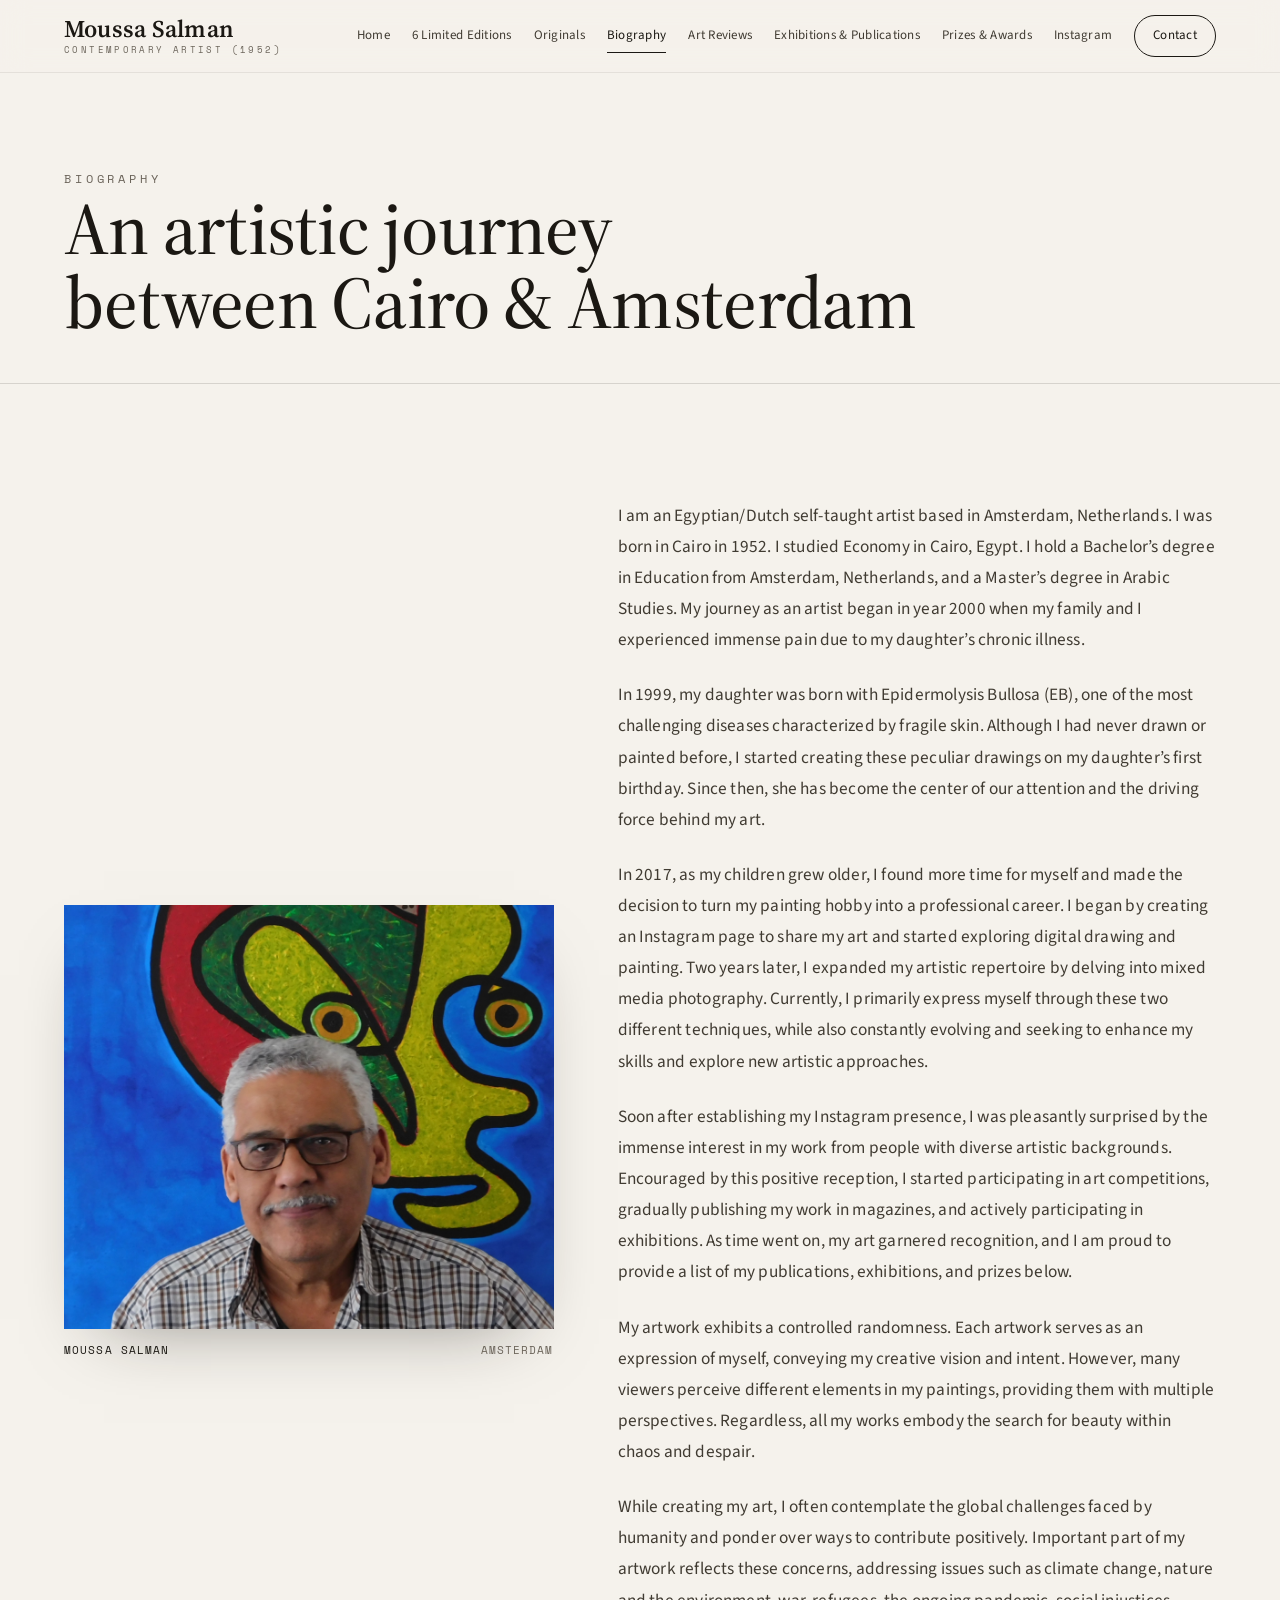
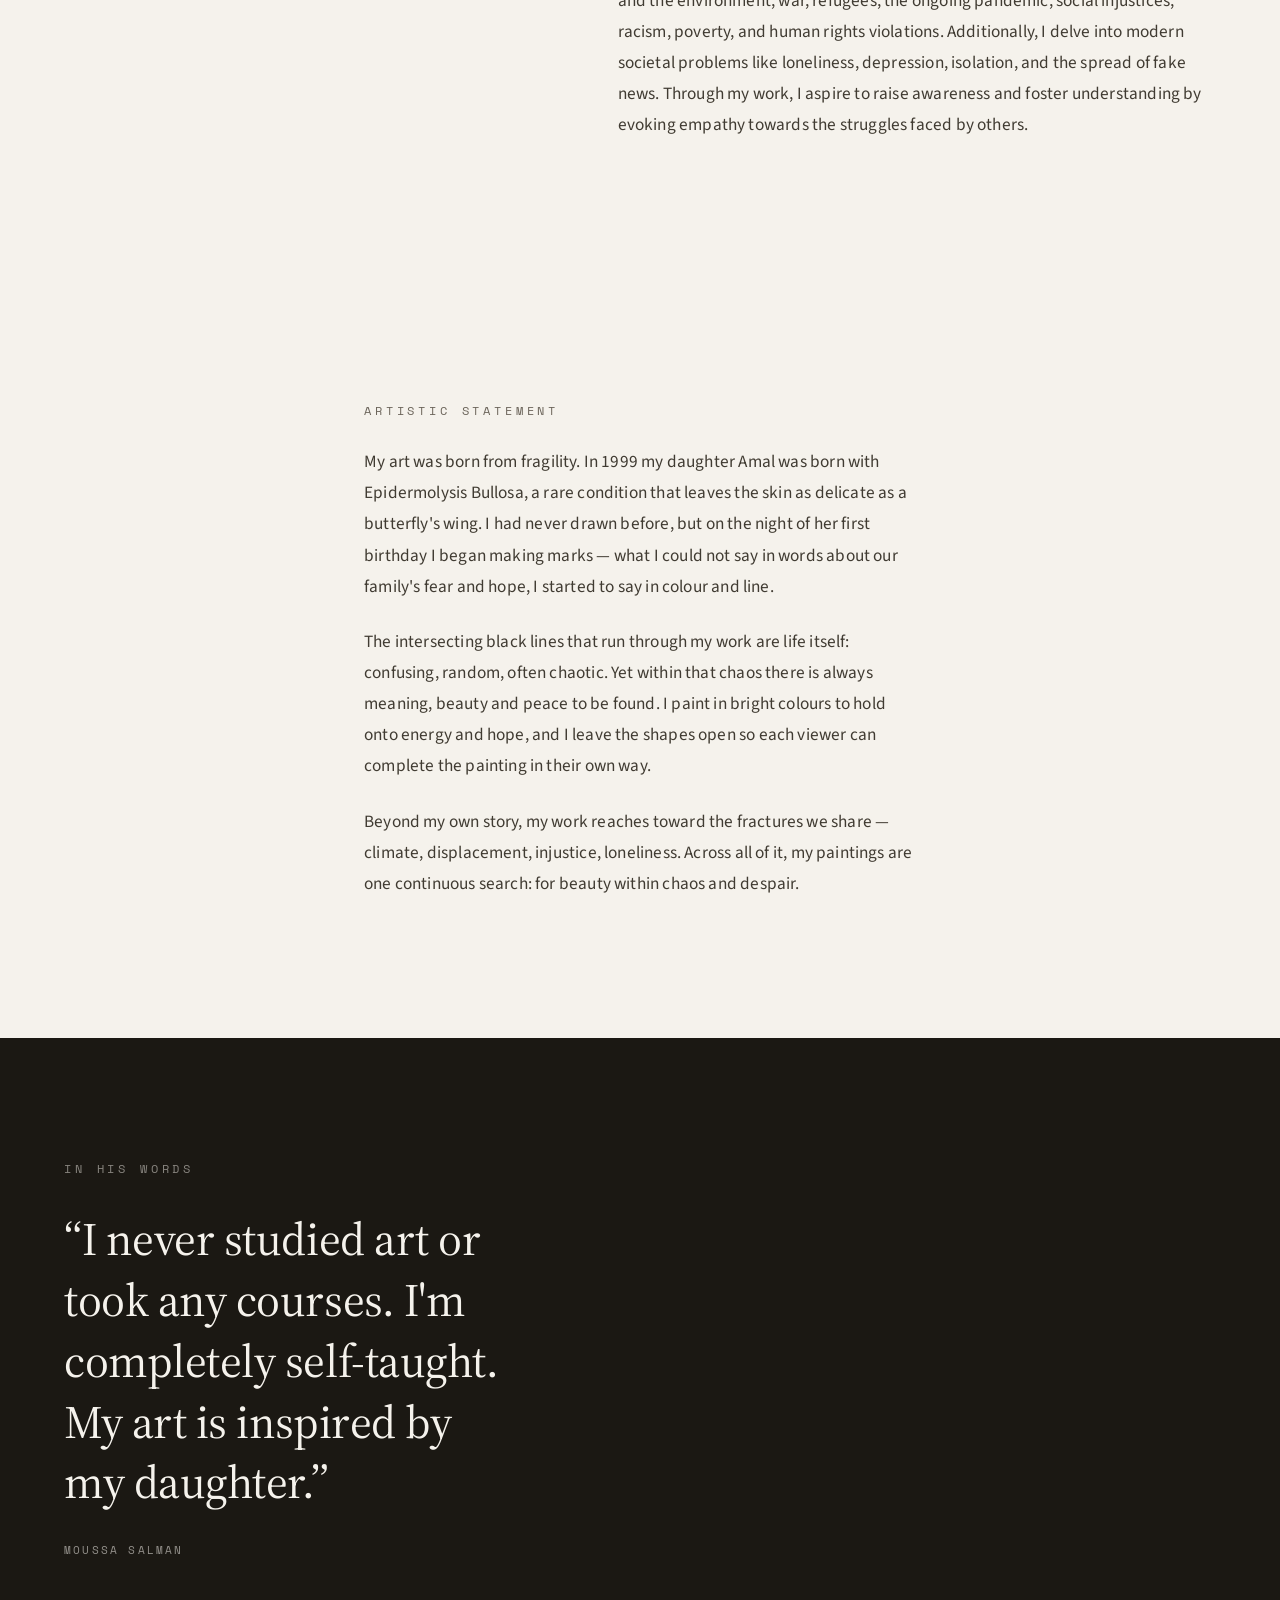
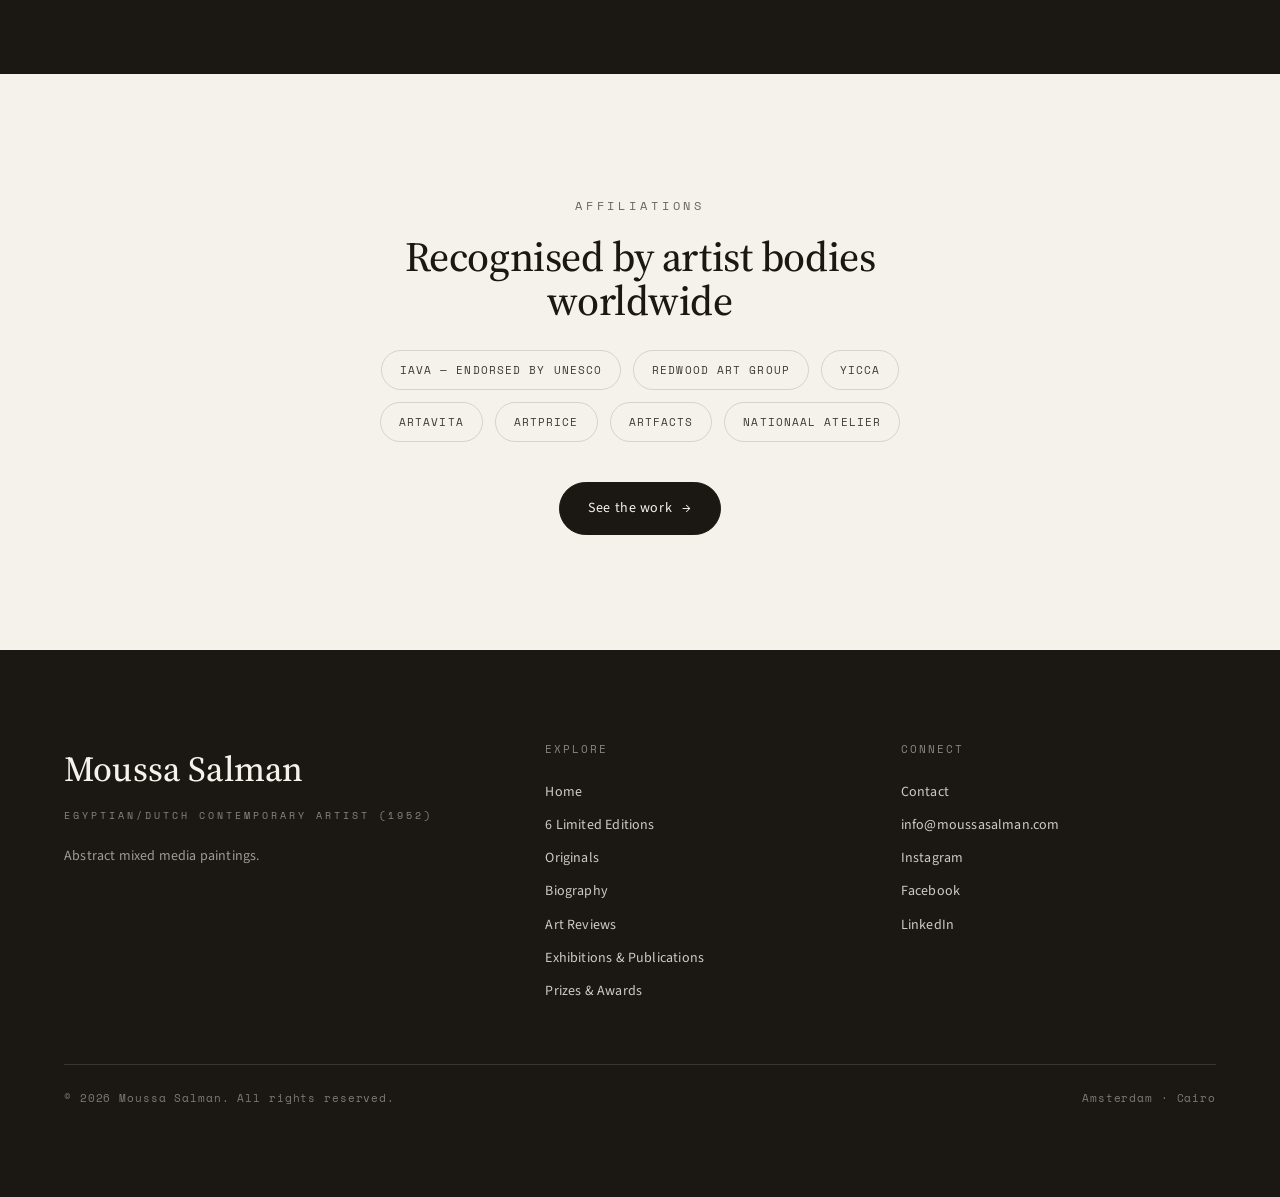
<file: biography.html>
<!DOCTYPE html>
<html lang="en">
<head>
<meta charset="UTF-8">
<meta name="viewport" content="width=device-width, initial-scale=1.0">
<title>About Moussa Salman | Self-Taught Contemporary Artist</title>
<meta name="description" content="Self-taught Dutch-Egyptian contemporary artist based in Amsterdam, whose abstract work was born from his daughter's journey with Epidermolysis Bullosa.">
<link rel="canonical" href="https://moussasalman.com/biography.html">
<meta name="author" content="Moussa Salman">
<meta name="robots" content="index, follow">
<meta property="og:type" content="profile">
<meta property="og:site_name" content="Moussa Salman">
<meta property="og:locale" content="en_US">
<meta property="og:title" content="About Moussa Salman | Self-Taught Contemporary Artist">
<meta property="og:description" content="Self-taught Dutch-Egyptian contemporary artist based in Amsterdam, whose abstract work was born from his daughter's journey with Epidermolysis Bullosa.">
<meta property="og:url" content="https://moussasalman.com/biography.html">
<meta property="og:image" content="https://moussasalman.com/img/og-image.jpg">
<meta property="og:image:width" content="1200">
<meta property="og:image:height" content="630">
<meta property="og:image:alt" content="Painting by Moussa Salman with his name and title">
<meta name="twitter:card" content="summary_large_image">
<meta name="twitter:title" content="About Moussa Salman | Self-Taught Contemporary Artist">
<meta name="twitter:description" content="Self-taught Dutch-Egyptian contemporary artist based in Amsterdam, whose abstract work was born from his daughter's journey with Epidermolysis Bullosa.">
<meta name="twitter:image" content="https://moussasalman.com/img/og-image.jpg">
<meta name="twitter:image:alt" content="Painting by Moussa Salman with his name and title">
<meta name="theme-color" content="#1B1813">
<link rel="icon" href="/favicon.ico" sizes="any">
<link rel="icon" href="img/favicon-32.png" sizes="32x32" type="image/png">
<link rel="icon" href="img/favicon.png" sizes="64x64" type="image/png">
<link rel="apple-touch-icon" href="img/apple-touch-icon.png">
<link rel="manifest" href="site.webmanifest">
<link rel="preconnect" href="https://fonts.googleapis.com">
<link rel="preconnect" href="https://fonts.gstatic.com" crossorigin>
<link rel="stylesheet" href="styles.css?v=2">
<style>
  /* biography: no drop-cap */
  .prose p:first-of-type::first-letter{font-size:inherit;float:none;font-family:inherit;line-height:inherit;padding:0;font-weight:inherit;color:inherit}
</style>
<script type="application/ld+json">
{"@context":"https://schema.org","@type":"BreadcrumbList","itemListElement":[{"@type":"ListItem","position":1,"name":"Home","item":"https://moussasalman.com/"},{"@type":"ListItem","position":2,"name":"About","item":"https://moussasalman.com/biography.html"}]}
</script>
<script type="application/ld+json">
{"@context":"https://schema.org","@type":"Person","@id":"https://moussasalman.com/#moussa","name":"Moussa Salman","jobTitle":"Contemporary Artist","description":"Self-taught Dutch-Egyptian contemporary artist based in Amsterdam.","nationality":["Egyptian","Dutch"],"birthDate":"1952","birthPlace":{"@type":"Place","name":"Egypt"},"homeLocation":{"@type":"Place","name":"Amsterdam, Netherlands"},"url":"https://moussasalman.com/","mainEntityOfPage":"https://moussasalman.com/","image":"https://moussasalman.com/img/moussa-salman.jpg","email":"info@moussasalman.com","address":{"@type":"PostalAddress","addressLocality":"Amsterdam","addressCountry":"NL"},"sameAs":["https://www.instagram.com/moussasalmanart/","https://www.facebook.com/MoussaSalmanArt/","https://www.linkedin.com/in/moussa-salman/","https://nationaalatelier.nl/kunstenaar/2674/moussa-salman"]}
</script>
<script data-goatcounter="https://moussasalman.goatcounter.com/count"
        async src="//gc.zgo.at/count.js"></script>
</head>
<body>

<header class="site-head">
  <div class="wrap">
    <a class="brand" href="index.html">
      <span class="name">Moussa Salman</span>
      <span class="sub">Contemporary Artist (1952)</span>
    </a>
    <nav class="nav" aria-label="Primary">
      <a href="index.html">Home</a>
      <a href="limitededitions.html">6 Limited Editions</a>
      <a href="originals.html">Originals</a>
      <a href="biography.html" class="active">Biography</a>
      <a href="reviews.html">Art Reviews</a>
      <a href="exhibitions.html">Exhibitions &amp; Publications</a>
      <a href="awards.html">Prizes &amp; Awards</a>
      <a href="https://www.instagram.com/moussasalmanart/" target="_blank" rel="noopener">Instagram</a>
      <a href="contact.html" class="cta">Contact</a>
    </nav>
    <button class="burger" aria-label="Menu"><span></span><span></span></button>
  </div>
</header>
<div class="nav-scrim"></div>

<section class="page-band">
  <div class="wrap">
    <span class="eyebrow">Biography</span>
    <h1>An artistic journey<br>between Cairo &amp; Amsterdam</h1>
  </div>
</section>

<section>
  <div class="wrap split portrait">
    <figure class="reveal" style="margin:0">
      <img src="art/portrait-moussa.jpg" alt="Portrait of the artist Moussa Salman">
      <figcaption style="margin-top:12px;font-family:var(--mono);font-size:11px;letter-spacing:.1em;text-transform:uppercase;color:var(--ink-faint);display:flex;justify-content:space-between">
        <span style="color:var(--ink)">Moussa Salman</span><span>Amsterdam</span>
      </figcaption>
    </figure>
    <div class="prose reveal">
      <p>I am an Egyptian/Dutch self-taught artist based in Amsterdam, Netherlands. I was born in Cairo in 1952. I studied Economy in Cairo, Egypt. I hold a Bachelor’s degree in Education from Amsterdam, Netherlands, and a Master’s degree in Arabic Studies. My journey as an artist began in year 2000 when my family and I experienced immense pain due to my daughter’s chronic illness.</p>
      <p>In 1999, my daughter was born with Epidermolysis Bullosa (EB), one of the most challenging diseases characterized by fragile skin. Although I had never drawn or painted before, I started creating these peculiar drawings on my daughter’s first birthday. Since then, she has become the center of our attention and the driving force behind my art.</p>
      <p>In 2017, as my children grew older, I found more time for myself and made the decision to turn my painting hobby into a professional career. I began by creating an Instagram page to share my art and started exploring digital drawing and painting. Two years later, I expanded my artistic repertoire by delving into mixed media photography. Currently, I primarily express myself through these two different techniques, while also constantly evolving and seeking to enhance my skills and explore new artistic approaches.</p>
      <p>Soon after establishing my Instagram presence, I was pleasantly surprised by the immense interest in my work from people with diverse artistic backgrounds. Encouraged by this positive reception, I started participating in art competitions, gradually publishing my work in magazines, and actively participating in exhibitions. As time went on, my art garnered recognition, and I am proud to provide a list of my publications, exhibitions, and prizes below.</p>
      <p>My artwork exhibits a controlled randomness. Each artwork serves as an expression of myself, conveying my creative vision and intent. However, many viewers perceive different elements in my paintings, providing them with multiple perspectives. Regardless, all my works embody the search for beauty within chaos and despair.</p>
      <p>While creating my art, I often contemplate the global challenges faced by humanity and ponder over ways to contribute positively. Important part of my artwork reflects these concerns, addressing issues such as climate change, nature and the environment, war, refugees, the ongoing pandemic, social injustices, racism, poverty, and human rights violations. Additionally, I delve into modern societal problems like loneliness, depression, isolation, and the spread of fake news. Through my work, I aspire to raise awareness and foster understanding by evoking empathy towards the struggles faced by others.</p>
    </div>
  </div>
</section>

<section>
  <div class="wrap narrow">
    <span class="eyebrow">Artistic Statement</span>
    <div class="prose reveal" style="margin-top:22px">
      <p>My art was born from fragility. In 1999 my daughter Amal was born with Epidermolysis Bullosa, a rare condition that leaves the skin as delicate as a butterfly's wing. I had never drawn before, but on the night of her first birthday I began making marks — what I could not say in words about our family's fear and hope, I started to say in colour and line.</p>
      <p>The intersecting black lines that run through my work are life itself: confusing, random, often chaotic. Yet within that chaos there is always meaning, beauty and peace to be found. I paint in bright colours to hold onto energy and hope, and I leave the shapes open so each viewer can complete the painting in their own way.</p>
      <p>Beyond my own story, my work reaches toward the fractures we share — climate, displacement, injustice, loneliness. Across all of it, my paintings are one continuous search: for beauty within chaos and despair.</p>
    </div>
  </div>
</section>

<section class="statement">
  <div class="wrap">
    <span class="eyebrow">In his words</span>
    <blockquote style="margin-top:26px">“I never studied art or took any courses. I'm completely self-taught. My art is inspired by my daughter.”</blockquote>
    <div class="who">Moussa Salman</div>
  </div>
</section>

<section>
  <div class="wrap narrow" style="text-align:center">
    <span class="eyebrow">Affiliations</span>
    <h2 style="font-size:clamp(1.8rem,3.5vw,2.6rem);margin-top:16px">Recognised by artist bodies worldwide</h2>
    <div class="chips" style="justify-content:center">
      <span class="chip">IAVA — endorsed by UNESCO</span>
      <span class="chip">Redwood Art Group</span>
      <span class="chip">YICCA</span>
      <span class="chip">Artavita</span>
      <span class="chip">Artprice</span>
      <span class="chip">Artfacts</span>
      <a class="chip" href="https://nationaalatelier.nl/kunstenaar/2674/moussa-salman" target="_blank" rel="noopener" style="text-decoration:none">Nationaal Atelier</a>
    </div>
    <div style="margin-top:40px">
      <a href="limitededitions.html" class="btn">See the work <span class="arr">→</span></a>
    </div>
  </div>
</section>

<footer class="site-foot">
  <div class="wrap">
    <div class="grid">
      <div class="brandcol">
        <div class="name">Moussa Salman</div>
        <div class="sub">Egyptian/Dutch Contemporary Artist (1952)</div>
        <p style="color:rgba(245,242,236,.6);font-size:14px;margin-top:20px;max-width:34ch">Abstract mixed media paintings.</p>
      </div>
      <div>
        <h4>Explore</h4>
        <a href="index.html">Home</a>
        <a href="limitededitions.html">6 Limited Editions</a>
      <a href="originals.html">Originals</a>
          <a href="biography.html">Biography</a>
        <a href="reviews.html">Art Reviews</a>
        <a href="exhibitions.html">Exhibitions &amp; Publications</a>
        <a href="awards.html">Prizes &amp; Awards</a>
      </div>
      <div>
        <h4>Connect</h4>
        <a href="contact.html">Contact</a>
        <a href="mailto:info@moussasalman.com">info@moussasalman.com</a>
        <a href="https://www.instagram.com/moussasalmanart/" target="_blank" rel="noopener">Instagram</a>
        <a href="https://www.facebook.com/MoussaSalmanArt/" target="_blank" rel="noopener">Facebook</a>
        <a href="https://www.linkedin.com/in/moussa-salman/" target="_blank" rel="noopener">LinkedIn</a>
      </div>
    </div>
    <div class="foot-base">
      <span>© <span id="yr"></span> Moussa Salman. All rights reserved.</span>
      <span>Amsterdam · Cairo</span>
    </div>
  </div>
</footer>

<div class="lb" aria-hidden="true">
  <button class="lb-close" aria-label="Close">×</button>
  <button class="lb-nav lb-prev" aria-label="Previous">‹</button>
  <button class="lb-nav lb-next" aria-label="Next">›</button>
  <img src="[data-uri]" alt="">
  <div class="lb-cap"><span class="t"></span> <span class="y"></span></div>
</div>

<script src="site.js?v=3"></script>
<script>document.getElementById('yr').textContent=new Date().getFullYear();</script>
</body>
</html>
</file>
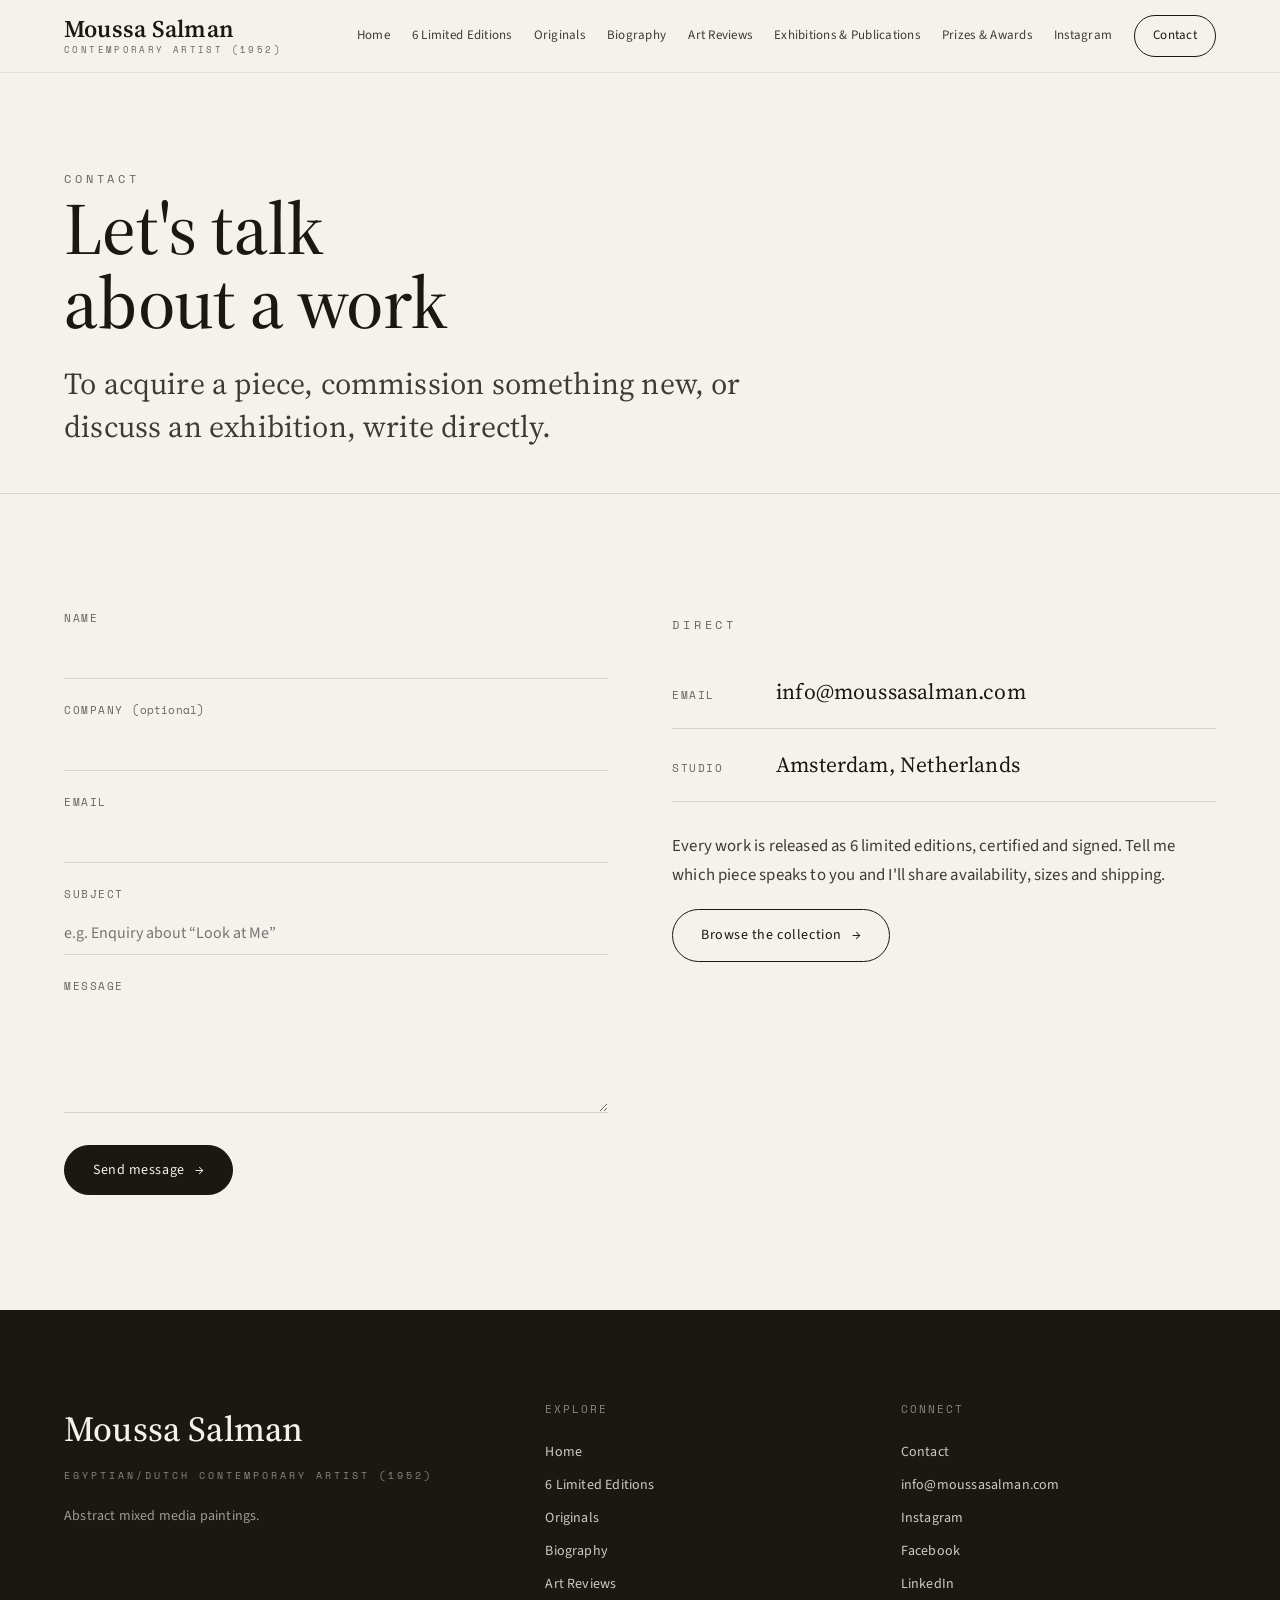
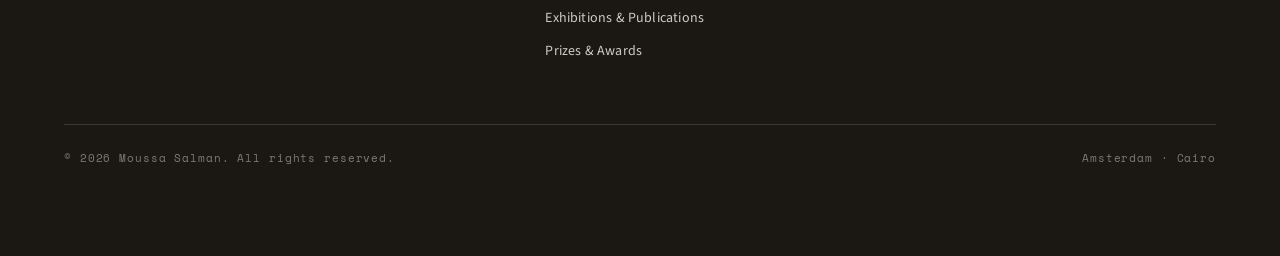
<file: contact.html>
<!DOCTYPE html>
<html lang="en">
<head>
<meta charset="UTF-8">
<meta name="viewport" content="width=device-width, initial-scale=1.0">
<title>Contact &amp; Enquiries | Moussa Salman</title>
<meta name="description" content="Contact Moussa Salman to enquire about acquiring an original painting, a limited edition, a commission or an exhibition. Worldwide enquiries welcome.">
<link rel="canonical" href="https://moussasalman.com/contact.html">
<meta name="author" content="Moussa Salman">
<meta name="robots" content="index, follow">
<meta property="og:type" content="website">
<meta property="og:site_name" content="Moussa Salman">
<meta property="og:locale" content="en_US">
<meta property="og:title" content="Contact &amp; Enquiries | Moussa Salman">
<meta property="og:description" content="Contact Moussa Salman to enquire about acquiring an original painting, a limited edition, a commission or an exhibition. Worldwide enquiries welcome.">
<meta property="og:url" content="https://moussasalman.com/contact.html">
<meta property="og:image" content="https://moussasalman.com/img/og-image.jpg">
<meta property="og:image:width" content="1200">
<meta property="og:image:height" content="630">
<meta property="og:image:alt" content="Painting by Moussa Salman with his name and title">
<meta name="twitter:card" content="summary_large_image">
<meta name="twitter:title" content="Contact &amp; Enquiries | Moussa Salman">
<meta name="twitter:description" content="Contact Moussa Salman to enquire about acquiring an original painting, a limited edition, a commission or an exhibition. Worldwide enquiries welcome.">
<meta name="twitter:image" content="https://moussasalman.com/img/og-image.jpg">
<meta name="twitter:image:alt" content="Painting by Moussa Salman with his name and title">
<meta name="theme-color" content="#1B1813">
<link rel="icon" href="/favicon.ico" sizes="any">
<link rel="icon" href="img/favicon-32.png" sizes="32x32" type="image/png">
<link rel="icon" href="img/favicon.png" sizes="64x64" type="image/png">
<link rel="apple-touch-icon" href="img/apple-touch-icon.png">
<link rel="manifest" href="site.webmanifest">
<link rel="preconnect" href="https://fonts.googleapis.com">
<link rel="preconnect" href="https://fonts.gstatic.com" crossorigin>
<link rel="stylesheet" href="styles.css?v=2">
<style>
  #formNote{display:none;margin-top:18px;font-family:var(--mono);font-size:12px;letter-spacing:.08em;color:var(--accent)}
  #formNote.show{display:block}
  #inqBanner{display:none;margin-bottom:24px;padding:16px 18px;border:1px solid var(--line);border-left:3px solid var(--accent);background:var(--paper-3);
    font-family:var(--mono);font-size:12px;letter-spacing:.04em;line-height:1.6;color:var(--ink-soft)}
  #inqBanner.show{display:block}
  #inqBanner b{color:var(--ink);font-weight:700}
</style>
<script type="application/ld+json">
{"@context":"https://schema.org","@type":"BreadcrumbList","itemListElement":[{"@type":"ListItem","position":1,"name":"Home","item":"https://moussasalman.com/"},{"@type":"ListItem","position":2,"name":"Contact","item":"https://moussasalman.com/contact.html"}]}
</script>
<script data-goatcounter="https://moussasalman.goatcounter.com/count"
        async src="//gc.zgo.at/count.js"></script>
</head>
<body>

<header class="site-head">
  <div class="wrap">
    <a class="brand" href="index.html">
      <span class="name">Moussa Salman</span>
      <span class="sub">Contemporary Artist (1952)</span>
    </a>
    <nav class="nav" aria-label="Primary">
      <a href="index.html">Home</a>
      <a href="limitededitions.html">6 Limited Editions</a>
      <a href="originals.html">Originals</a>
      <a href="biography.html">Biography</a>
      <a href="reviews.html">Art Reviews</a>
      <a href="exhibitions.html">Exhibitions &amp; Publications</a>
      <a href="awards.html">Prizes &amp; Awards</a>
      <a href="https://www.instagram.com/moussasalmanart/" target="_blank" rel="noopener">Instagram</a>
      <a href="contact.html" class="cta active">Contact</a>
    </nav>
    <button class="burger" aria-label="Menu"><span></span><span></span></button>
  </div>
</header>
<div class="nav-scrim"></div>

<section class="page-band">
  <div class="wrap">
    <span class="eyebrow">Contact</span>
    <h1>Let's talk<br>about a work</h1>
    <p class="lead">To acquire a piece, commission something new, or discuss an exhibition, write directly.</p>
  </div>
</section>

<section>
  <div class="wrap contact-grid">
    <div class="reveal">
      <form id="contactForm" action="https://formspree.io/f/mqerklrg" method="POST">
        <div id="inqBanner"></div>
        <div class="field">
          <label for="cf-name">Name</label>
          <input id="cf-name" name="name" type="text" required autocomplete="name">
        </div>
        <div class="field">
          <label for="cf-company">Company <span style="color:var(--ink-faint);font-weight:400;text-transform:none;letter-spacing:.02em">(optional)</span></label>
          <input id="cf-company" name="company" type="text" autocomplete="organization">
        </div>
        <div class="field">
          <label for="cf-email">Email</label>
          <input id="cf-email" name="email" type="email" required autocomplete="email">
        </div>
        <div class="field">
          <label for="cf-subject">Subject</label>
          <input id="cf-subject" name="subject" type="text" placeholder="e.g. Enquiry about “Look at Me”">
        </div>
        <div class="field">
          <label for="cf-msg">Message</label>
          <textarea id="cf-msg" name="message" rows="4" required></textarea>
        </div>
        <button type="submit" class="btn">Send message <span class="arr">→</span></button>
        <p id="formNote">Thank you — your message has been noted. I hope to respond within 24 hours.</p>
      </form>
    </div>

    <div class="reveal">
      <span class="eyebrow">Direct</span>
      <div style="margin-top:18px">
        <div class="contact-line"><span class="k">Email</span><a class="v" href="mailto:info@moussasalman.com">info@moussasalman.com</a></div>
        <div class="contact-line"><span class="k">Studio</span><span class="v">Amsterdam, Netherlands</span></div>
      </div>
      <p class="body" style="margin-top:30px;color:var(--ink-soft)">Every work is released as 6 limited editions, certified and signed. Tell me which piece speaks to you and I'll share availability, sizes and shipping.</p>
      <a href="limitededitions.html" class="btn btn-ghost" style="margin-top:18px">Browse the collection <span class="arr">→</span></a>
    </div>
  </div>
</section>

<footer class="site-foot">
  <div class="wrap">
    <div class="grid">
      <div class="brandcol">
        <div class="name">Moussa Salman</div>
        <div class="sub">Egyptian/Dutch Contemporary Artist (1952)</div>
        <p style="color:rgba(245,242,236,.6);font-size:14px;margin-top:20px;max-width:34ch">Abstract mixed media paintings.</p>
      </div>
      <div>
        <h4>Explore</h4>
        <a href="index.html">Home</a>
        <a href="limitededitions.html">6 Limited Editions</a>
      <a href="originals.html">Originals</a>
          <a href="biography.html">Biography</a>
        <a href="reviews.html">Art Reviews</a>
        <a href="exhibitions.html">Exhibitions &amp; Publications</a>
        <a href="awards.html">Prizes &amp; Awards</a>
      </div>
      <div>
        <h4>Connect</h4>
        <a href="contact.html">Contact</a>
        <a href="mailto:info@moussasalman.com">info@moussasalman.com</a>
        <a href="https://www.instagram.com/moussasalmanart/" target="_blank" rel="noopener">Instagram</a>
        <a href="https://www.facebook.com/MoussaSalmanArt/" target="_blank" rel="noopener">Facebook</a>
        <a href="https://www.linkedin.com/in/moussa-salman/" target="_blank" rel="noopener">LinkedIn</a>
      </div>
    </div>
    <div class="foot-base">
      <span>© <span id="yr"></span> Moussa Salman. All rights reserved.</span>
      <span>Amsterdam · Cairo</span>
    </div>
  </div>
</footer>

<script src="site.js?v=3"></script>
<script>
  document.getElementById('yr').textContent=new Date().getFullYear();
  (function(){
    var p=new URLSearchParams(location.search);
    var work=p.get('work');
    if(!work)return;
    var edition=p.get('edition'), size=p.get('size'), price=p.get('price');
    var subj=document.getElementById('cf-subject');
    var msg=document.getElementById('cf-msg');
    var banner=document.getElementById('inqBanner');
    var label='“'+work+'”'+(edition?' — edition '+edition:'');
    if(subj)subj.value='Enquiry about '+label;
    if(banner){
      banner.innerHTML='You’re enquiring about <b>'+label+'</b>'+
        (size?' · '+size:'')+(price?' · <b>'+price+'</b>':'')+'.';
      banner.classList.add('show');
    }
  })();
</script>
</body>
</html>
</file>
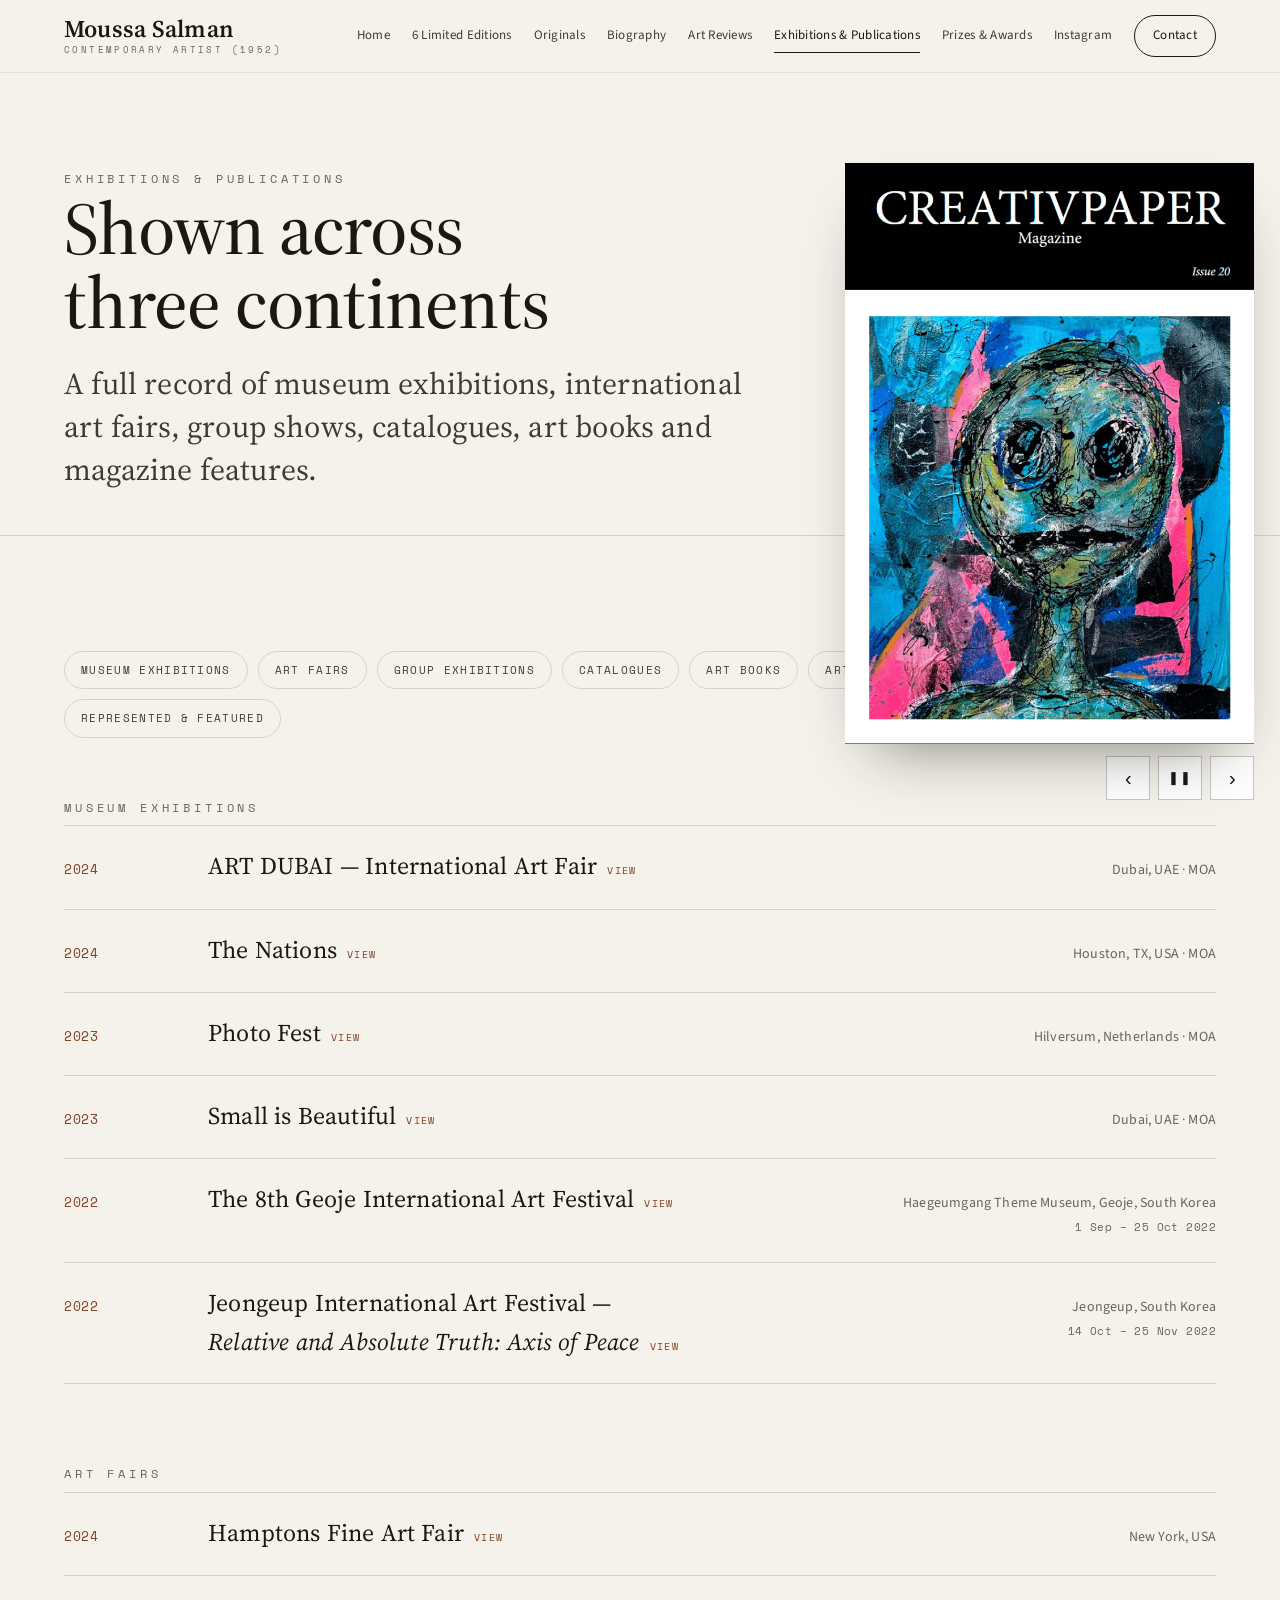
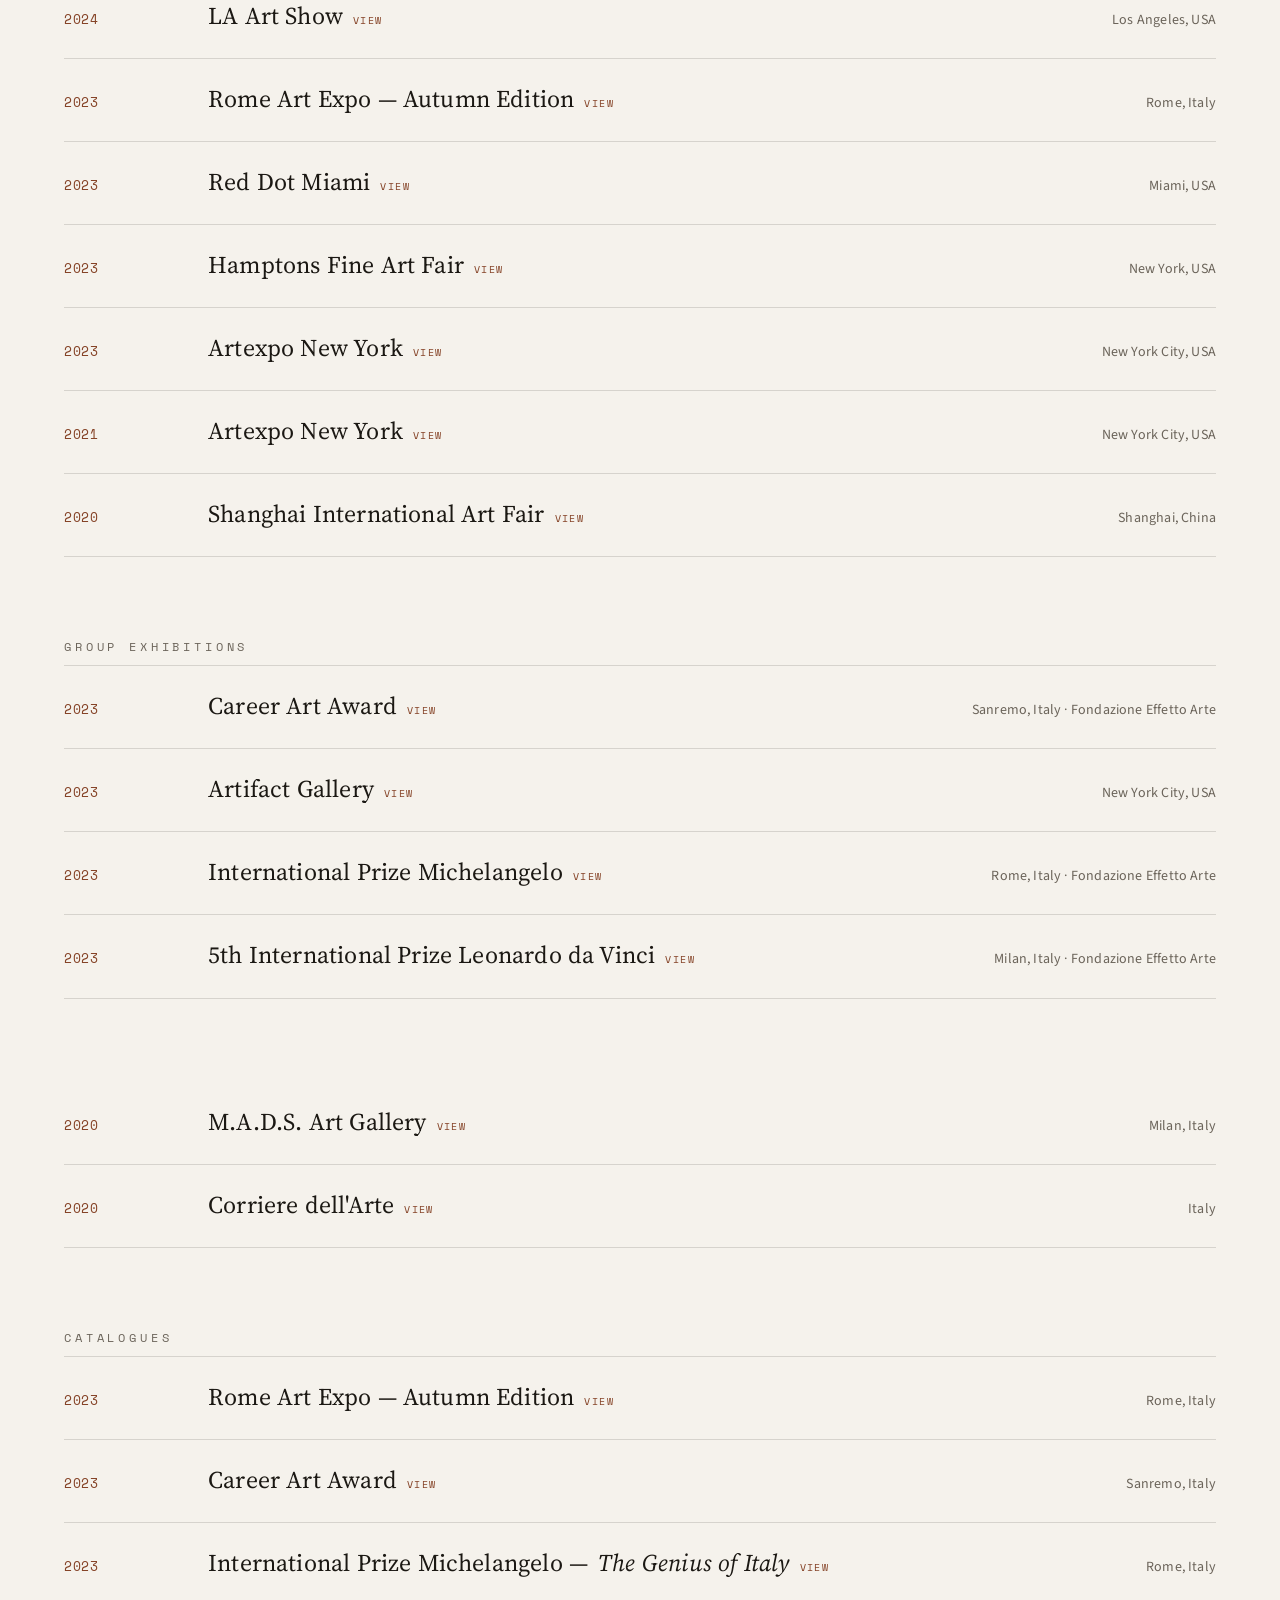
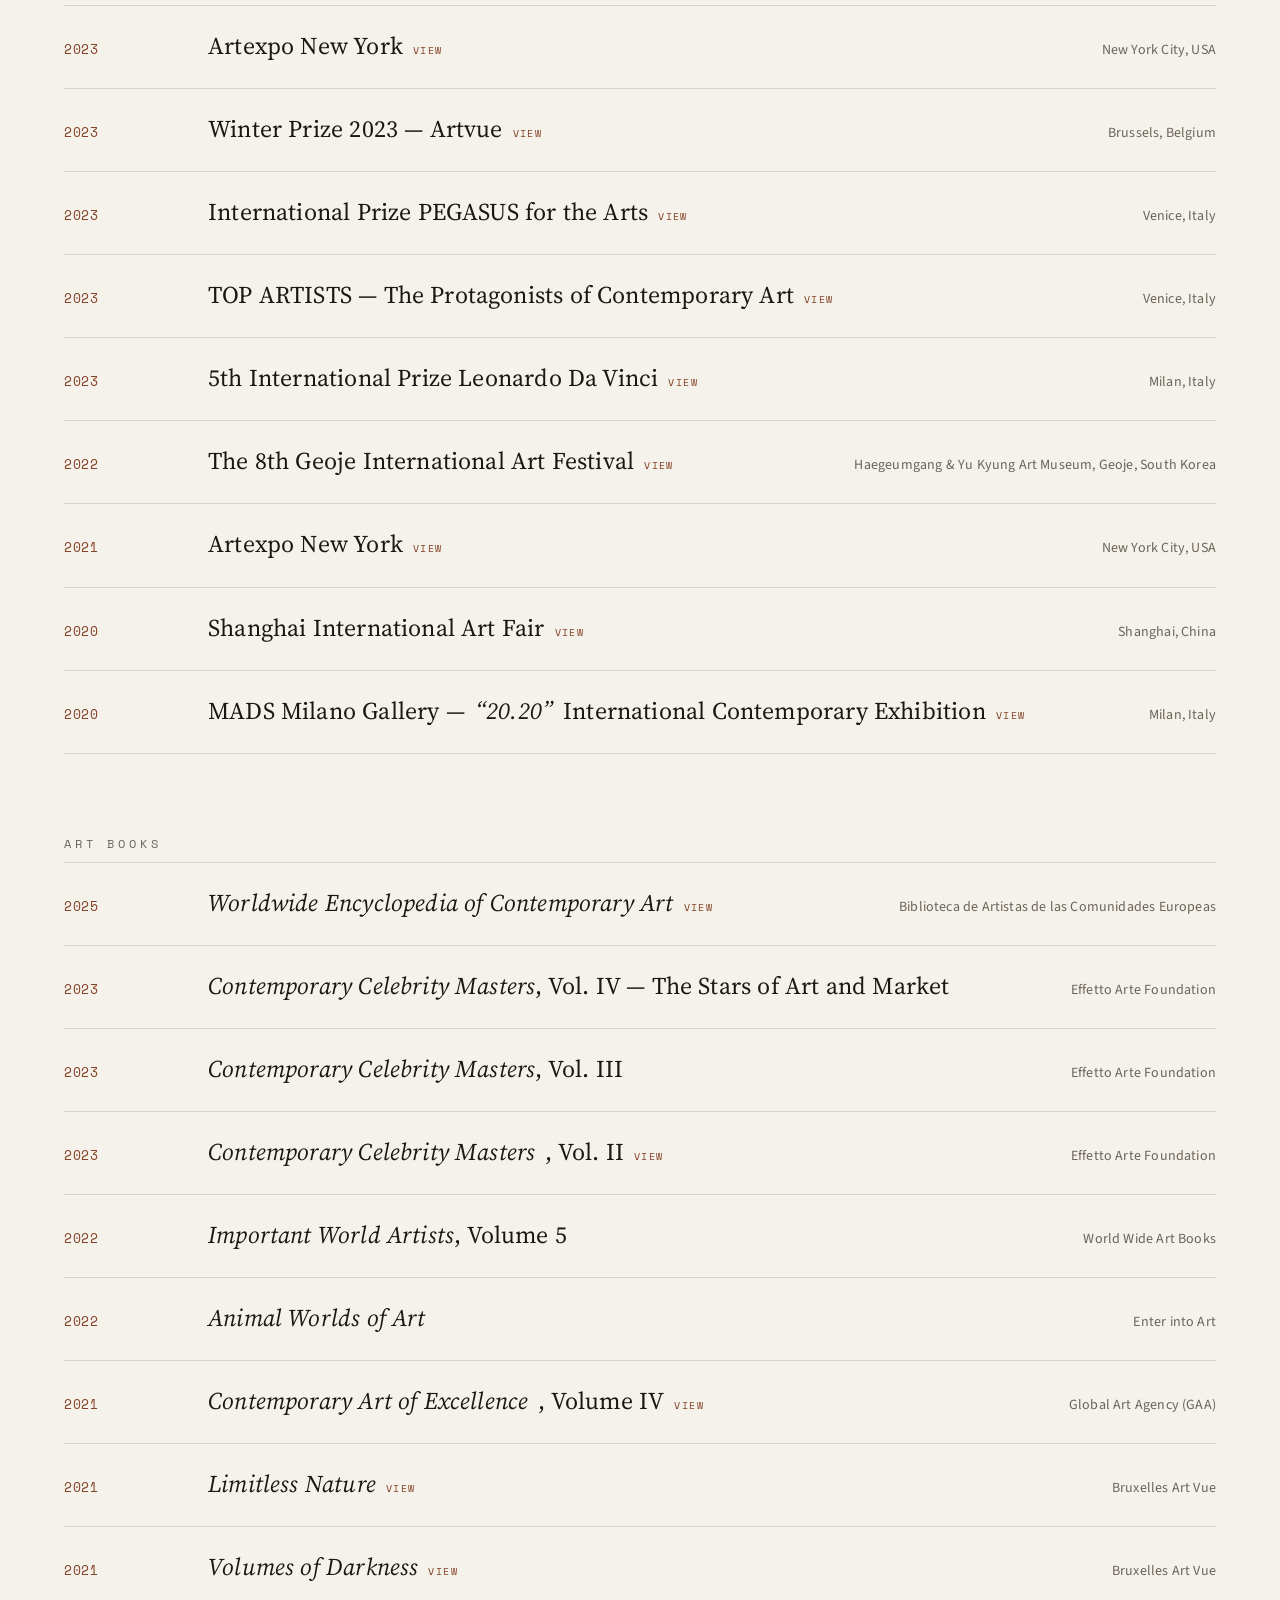
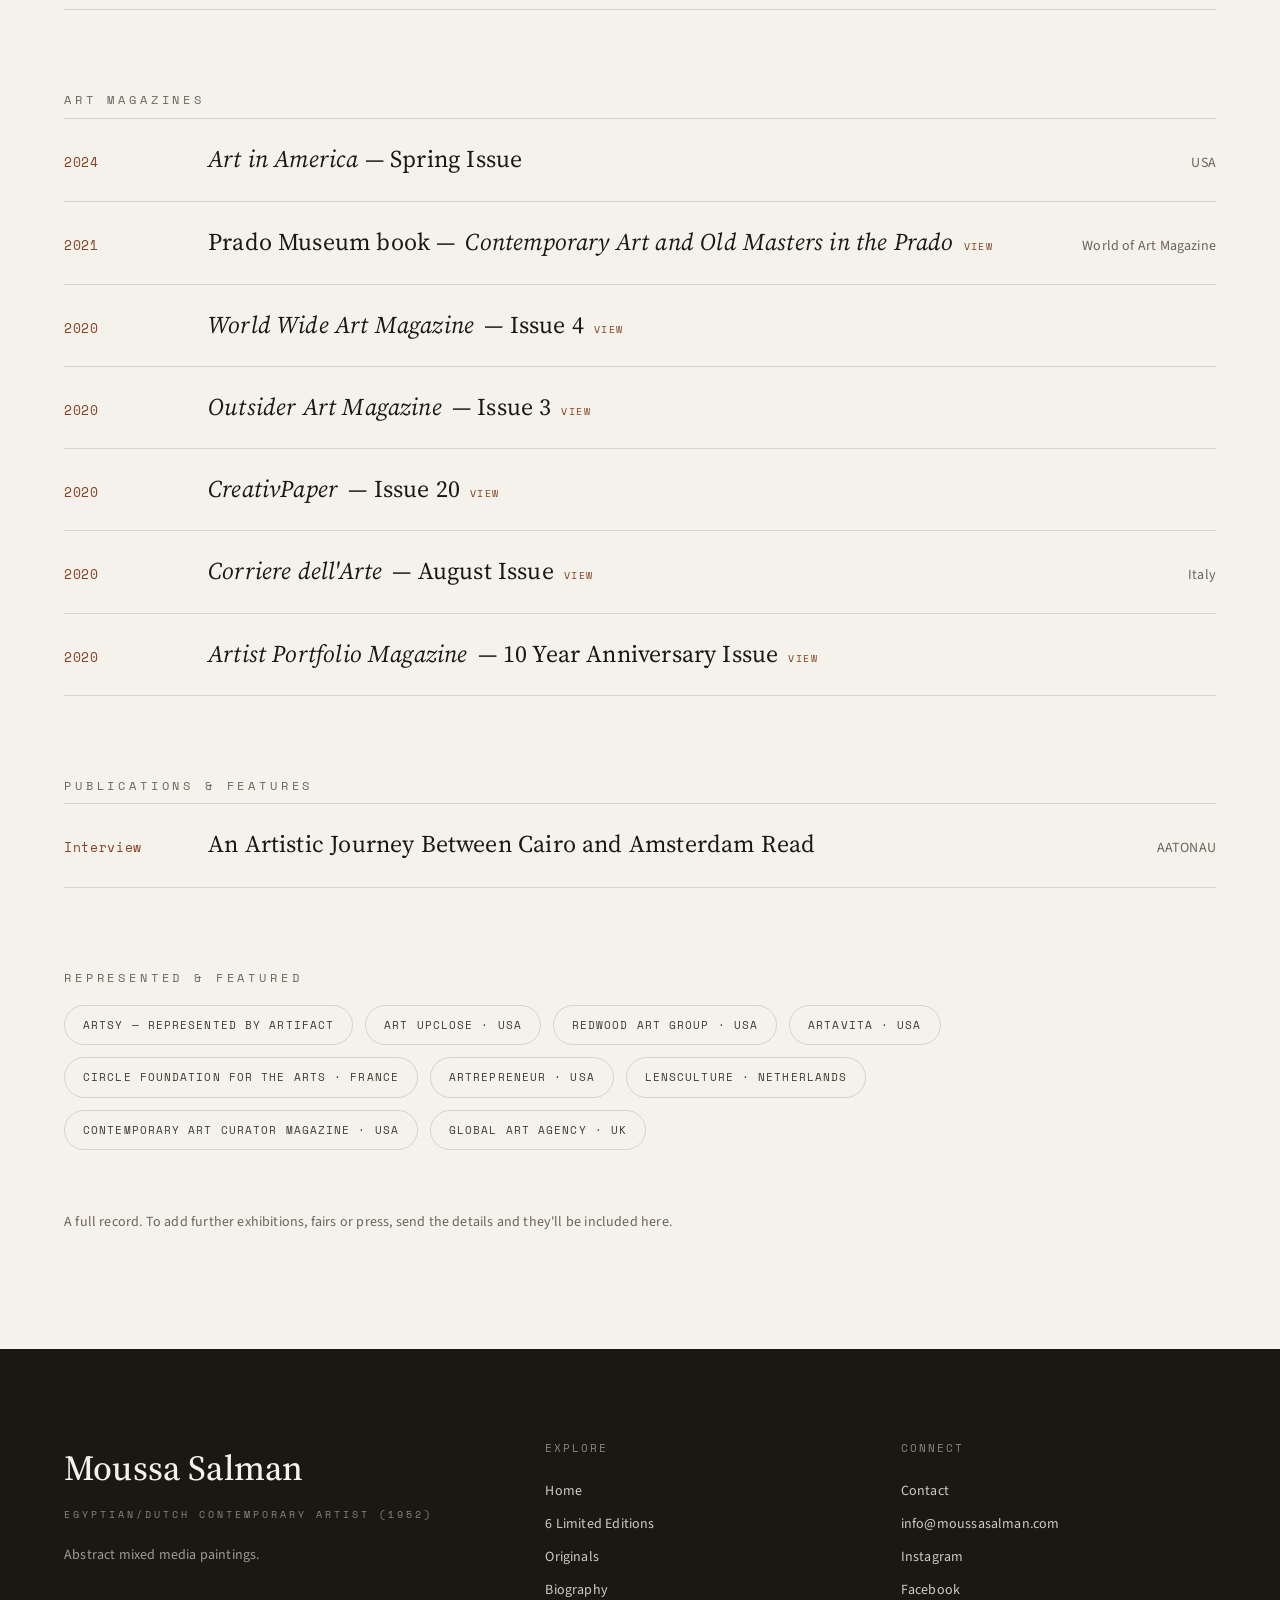
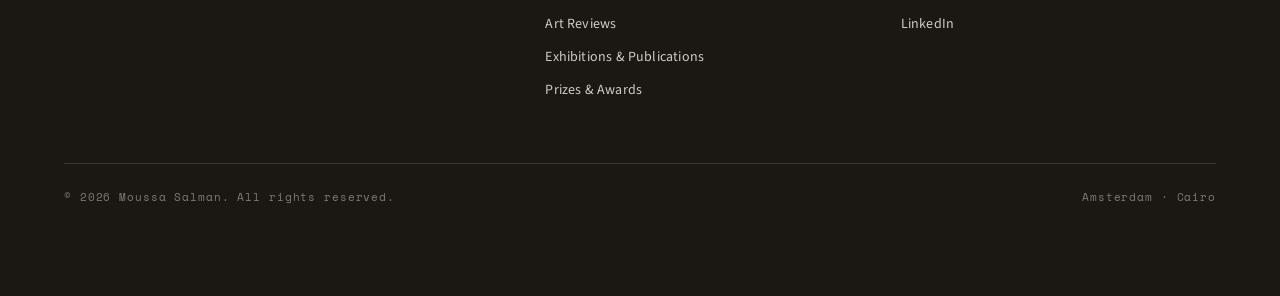
<file: exhibitions.html>
<!DOCTYPE html>
<html lang="en">
<head>
<meta charset="UTF-8">
<meta name="viewport" content="width=device-width, initial-scale=1.0">
<title>Exhibitions &amp; Publications | Moussa Salman</title>
<meta name="description" content="Museum exhibitions, international art fairs and publications featuring Moussa Salman, from Amsterdam and Dubai to New York, Miami and Seoul.">
<link rel="canonical" href="https://moussasalman.com/exhibitions.html">
<meta name="author" content="Moussa Salman">
<meta name="robots" content="index, follow">
<meta property="og:type" content="website">
<meta property="og:site_name" content="Moussa Salman">
<meta property="og:locale" content="en_US">
<meta property="og:title" content="Exhibitions & Publications — Moussa Salman">
<meta property="og:description" content="Museum exhibitions, international art fairs and publications featuring Moussa Salman, from Amsterdam and Dubai to New York, Miami and Seoul.">
<meta property="og:url" content="https://moussasalman.com/exhibitions.html">
<meta property="og:image" content="https://moussasalman.com/img/og-image.jpg">
<meta property="og:image:width" content="1200">
<meta property="og:image:height" content="630">
<meta property="og:image:alt" content="Painting by Moussa Salman with his name and title">
<meta name="twitter:card" content="summary_large_image">
<meta name="twitter:title" content="Exhibitions & Publications — Moussa Salman">
<meta name="twitter:description" content="Museum exhibitions, international art fairs and publications featuring Moussa Salman, from Amsterdam and Dubai to New York, Miami and Seoul.">
<meta name="twitter:image" content="https://moussasalman.com/img/og-image.jpg">
<meta name="twitter:image:alt" content="Painting by Moussa Salman with his name and title">
<meta name="theme-color" content="#1B1813">
<link rel="icon" href="/favicon.ico" sizes="any">
<link rel="icon" href="img/favicon-32.png" sizes="32x32" type="image/png">
<link rel="icon" href="img/favicon.png" sizes="64x64" type="image/png">
<link rel="apple-touch-icon" href="img/apple-touch-icon.png">
<link rel="manifest" href="site.webmanifest">
<link rel="preconnect" href="https://fonts.googleapis.com">
<link rel="preconnect" href="https://fonts.gstatic.com" crossorigin>
<link rel="stylesheet" href="styles.css?v=2">
<style>
  .cat{margin-top:clamp(46px,7vw,80px);scroll-margin-top:96px}
  .cat:first-of-type{margin-top:0}
  .cat>.eyebrow{display:block;margin-bottom:8px}
  .contents{display:flex;flex-wrap:wrap;gap:10px;margin-bottom:clamp(40px,6vw,60px)}
  .contents a{font-family:var(--mono);font-size:11px;letter-spacing:.12em;text-transform:uppercase;
    border:1px solid var(--line);border-radius:100px;padding:9px 16px;color:var(--ink-soft);transition:border-color .25s,color .25s}
  .contents a:hover{border-color:var(--ink);color:var(--ink)}
  .row .ti em{font-style:italic}
  .row .pl .sub{display:block;font-family:var(--mono);font-size:10.5px;letter-spacing:.04em;color:var(--ink-faint);margin-top:4px}
  /* clickable certificate row */
  .row.has-cert{cursor:pointer;transition:background .25s}
  .row.has-cert:hover{background:var(--paper-3)}
  .row.has-cert .ti{display:inline-flex;align-items:baseline;gap:10px;flex-wrap:wrap}
  .row.has-cert .view{font-family:var(--mono);font-size:10px;letter-spacing:.14em;text-transform:uppercase;color:var(--accent)}
  /* certificate lightbox */
  .cert-lb{position:fixed;inset:0;z-index:200;display:none;align-items:center;justify-content:center;
    background:rgba(27,24,19,.86);padding:clamp(20px,5vw,64px);opacity:0;transition:opacity .3s}
  .cert-lb.open{display:flex;opacity:1}
  .cert-lb img{max-width:100%;max-height:100%;box-shadow:0 40px 90px -30px rgba(0,0,0,.7);background:#fff}
  .cert-lb .cert-close{position:absolute;top:clamp(16px,3vw,28px);right:clamp(16px,3vw,28px);
    width:46px;height:46px;border-radius:50%;border:1px solid rgba(245,242,236,.4);background:transparent;
    color:#F5F2EC;font-size:22px;line-height:1;cursor:pointer;transition:background .25s,border-color .25s}
  .cert-lb .cert-close:hover{background:rgba(245,242,236,.12);border-color:#F5F2EC}
  .cert-lb .cert-nav{position:absolute;top:50%;transform:translateY(-50%);width:52px;height:52px;border-radius:50%;
    border:1px solid rgba(245,242,236,.4);background:rgba(27,24,19,.4);color:#F5F2EC;font-size:24px;line-height:1;
    cursor:pointer;display:none;align-items:center;justify-content:center;transition:background .25s,border-color .25s}
  .cert-lb .cert-nav:hover{background:rgba(245,242,236,.16);border-color:#F5F2EC}
  .cert-lb .cert-prev{left:clamp(12px,3vw,28px)}
  .cert-lb .cert-next{right:clamp(12px,3vw,28px)}
  .cert-lb.is-gallery .cert-nav{display:flex}
  .cert-lb .cert-count{position:absolute;bottom:clamp(14px,3vw,24px);left:50%;transform:translateX(-50%);
    font-family:var(--mono);font-size:11px;letter-spacing:.16em;color:rgba(245,242,236,.8);display:none}
  .cert-lb.is-gallery .cert-count{display:block}
  /* header slideshow — random "View" images */
  .page-band .wrap{position:relative}
  .exh-hero{position:absolute;top:0;right:clamp(10px,2vw,32px);width:clamp(280px,32vw,420px);z-index:1}
  .exh-hero .ehs{position:relative;aspect-ratio:4/3;overflow:hidden;background:transparent;
    box-shadow:0 30px 60px -30px rgba(27,24,19,.55);transition:aspect-ratio .7s ease}
  .exh-hero .ehs img{position:absolute;inset:0;width:100%;height:100%;object-fit:cover;
    opacity:0;transition:opacity 1.1s ease}
  .exh-hero .ehs img.is-active{opacity:1}
  .exh-hero .hs-controls{display:flex;gap:8px;justify-content:flex-end;margin-top:12px}
  .exh-hero .hs-btn{width:44px;height:44px;display:flex;align-items:center;justify-content:center;background:#fff;color:var(--ink);border:1px solid rgba(27,24,19,.25);cursor:pointer;font-size:20px;line-height:1;padding:0;transition:background .2s ease,color .2s ease}
  .exh-hero .hs-btn:hover{background:#000;color:#fff}
  .exh-hero .hs-btn.hs-toggle{font-size:13px;letter-spacing:1px}
  @media(max-width:980px){.exh-hero{position:static;width:100%;max-width:420px;margin-top:30px}}
</style>
<script type="application/ld+json">
{"@context":"https://schema.org","@type":"BreadcrumbList","itemListElement":[{"@type":"ListItem","position":1,"name":"Home","item":"https://moussasalman.com/"},{"@type":"ListItem","position":2,"name":"Exhibitions & Publications","item":"https://moussasalman.com/exhibitions.html"}]}
</script>
<script data-goatcounter="https://moussasalman.goatcounter.com/count"
        async src="//gc.zgo.at/count.js"></script>
</head>
<body>

<header class="site-head">
  <div class="wrap">
    <a class="brand" href="index.html">
      <span class="name">Moussa Salman</span>
      <span class="sub">Contemporary Artist (1952)</span>
    </a>
    <nav class="nav" aria-label="Primary">
      <a href="index.html">Home</a>
      <a href="limitededitions.html">6 Limited Editions</a>
      <a href="originals.html">Originals</a>
      <a href="biography.html">Biography</a>
      <a href="reviews.html">Art Reviews</a>
      <a href="exhibitions.html" class="active">Exhibitions &amp; Publications</a>
      <a href="awards.html">Prizes &amp; Awards</a>
      <a href="https://www.instagram.com/moussasalmanart/" target="_blank" rel="noopener">Instagram</a>
      <a href="contact.html" class="cta">Contact</a>
    </nav>
    <button class="burger" aria-label="Menu"><span></span><span></span></button>
  </div>
</header>
<div class="nav-scrim"></div>

<section class="page-band">
  <div class="wrap">
    <span class="eyebrow">Exhibitions &amp; Publications</span>
    <h1>Shown across<br>three continents</h1>
    <p class="lead">A full record of museum exhibitions, international art fairs, group shows, catalogues, art books and magazine features.</p>
    <div class="exh-hero"><div class="ehs" id="exhSlides" aria-hidden="true"></div></div>
  </div>
</section>

<section>
  <div class="wrap">

    <nav class="contents" aria-label="Sections">
      <a href="#museum">Museum exhibitions</a>
      <a href="#fairs">Art fairs</a>
      <a href="#group">Group exhibitions</a>
      <a href="#catalogues">Catalogues</a>
      <a href="#books">Art books</a>
      <a href="#magazines">Art magazines</a>
      <a href="#press">Publications</a>
      <a href="#represented">Represented &amp; featured</a>
    </nav>

    <div class="cat" id="museum">
      <span class="eyebrow">Museum exhibitions</span>
      <div class="rows">
        <div class="row reveal has-cert" data-cert="awards/art-dubai-2024.jpg"><span class="yr">2024</span><span class="ti">ART DUBAI — International Art Fair <span class="view">View</span></span><span class="pl">Dubai, UAE · MOA</span></div>
        <div class="row reveal has-cert" data-cert="awards/the-nations-1.jpg,awards/the-nations-2.jpg"><span class="yr">2024</span><span class="ti">The Nations <span class="view">View</span></span><span class="pl">Houston, TX, USA · MOA</span></div>
        <div class="row reveal has-cert" data-cert="awards/photofest-1.jpg,awards/photofest-2.jpg,awards/photofest-3.jpg"><span class="yr">2023</span><span class="ti">Photo Fest <span class="view">View</span></span><span class="pl">Hilversum, Netherlands · MOA</span></div>
        <div class="row reveal has-cert" data-cert="awards/small-is-beautiful-1.jpg,awards/small-is-beautiful-2.jpg"><span class="yr">2023</span><span class="ti">Small is Beautiful <span class="view">View</span></span><span class="pl">Dubai, UAE · MOA</span></div>
        <div class="row reveal has-cert" data-cert="awards/geoje-letter-of-donation.png"><span class="yr">2022</span><span class="ti">The 8th Geoje International Art Festival <span class="view">View</span></span><span class="pl">Haegeumgang Theme Museum, Geoje, South Korea<span class="sub">1 Sep – 25 Oct 2022</span></span></div>
        <div class="row reveal has-cert" data-cert="awards/jeongeup-certificate.png"><span class="yr">2022</span><span class="ti">Jeongeup International Art Festival — <em>Relative and Absolute Truth: Axis of Peace</em> <span class="view">View</span></span><span class="pl">Jeongeup, South Korea<span class="sub">14 Oct – 25 Nov 2022</span></span></div>
      </div>
    </div>

    <div class="cat" id="fairs">
      <span class="eyebrow">Art fairs</span>
      <div class="rows">
        <div class="row reveal has-cert" data-cert="awards/hamptons-1.jpg,awards/hamptons-2.jpg,awards/hamptons-3.jpg"><span class="yr">2024</span><span class="ti">Hamptons Fine Art Fair <span class="view">View</span></span><span class="pl">New York, USA</span></div>
        <div class="row reveal has-cert" data-cert="awards/la-art-show.jpg"><span class="yr">2024</span><span class="ti">LA Art Show <span class="view">View</span></span><span class="pl">Los Angeles, USA</span></div>
        <div class="row reveal has-cert" data-cert="awards/rome-art-expo-1.png,awards/rome-art-expo-2.jpg"><span class="yr">2023</span><span class="ti">Rome Art Expo — Autumn Edition <span class="view">View</span></span><span class="pl">Rome, Italy</span></div>
        <div class="row reveal has-cert" data-cert="awards/red-dot-miami.jpg"><span class="yr">2023</span><span class="ti">Red Dot Miami <span class="view">View</span></span><span class="pl">Miami, USA</span></div>
        <div class="row reveal has-cert" data-cert="awards/hamptons-1.jpg,awards/hamptons-2.jpg"><span class="yr">2023</span><span class="ti">Hamptons Fine Art Fair <span class="view">View</span></span><span class="pl">New York, USA</span></div>
        <div class="row reveal has-cert" data-cert="awards/artexpo-ny.jpg"><span class="yr">2023</span><span class="ti">Artexpo New York <span class="view">View</span></span><span class="pl">New York City, USA</span></div>
        <div class="row reveal has-cert" data-cert="awards/artexpo-ny.jpg"><span class="yr">2021</span><span class="ti">Artexpo New York <span class="view">View</span></span><span class="pl">New York City, USA</span></div>
        <div class="row reveal has-cert" data-cert="awards/shanghai-1.png,awards/shanghai-2.png"><span class="yr">2020</span><span class="ti">Shanghai International Art Fair <span class="view">View</span></span><span class="pl">Shanghai, China</span></div>
      </div>
    </div>

    <div class="cat" id="group">
      <span class="eyebrow">Group exhibitions</span>
      <div class="rows">
        <div class="row reveal has-cert" data-cert="awards/career-art-award.jpg"><span class="yr">2023</span><span class="ti">Career Art Award <span class="view">View</span></span><span class="pl">Sanremo, Italy · Fondazione Effetto Arte</span></div>
        <div class="row reveal has-cert" data-cert="awards/artifact-gallery.png"><span class="yr">2023</span><span class="ti">Artifact Gallery <span class="view">View</span></span><span class="pl">New York City, USA</span></div>
        <div class="row reveal has-cert" data-cert="awards/michelangelo.png"><span class="yr">2023</span><span class="ti">International Prize Michelangelo <span class="view">View</span></span><span class="pl">Rome, Italy · Fondazione Effetto Arte</span></div>
        <div class="row reveal has-cert" data-cert="awards/leonardo-1.jpg,awards/leonardo-2.jpg,awards/leonardo-3.jpg,awards/leonardo-4.jpg,awards/leonardo-5.jpg"><span class="yr">2023</span><span class="ti">5th International Prize Leonardo da Vinci <span class="view">View</span></span><span class="pl">Milan, Italy · Fondazione Effetto Arte</span></div>
        <div class="row reveal has-cert" data-cert="awards/emerging-scene.jpg"><span class="yr">2021</span><span class="ti">Emerging Scene <span class="view">View</span></span><span class="pl">Dubai, UAE</span></div>
        <div class="row reveal has-cert" data-cert="awards/mads-2.png"><span class="yr">2020</span><span class="ti">M.A.D.S. Art Gallery <span class="view">View</span></span><span class="pl">Milan, Italy</span></div>
        <div class="row reveal has-cert" data-cert="awards/corriere-1.jpeg,awards/corriere-2.png"><span class="yr">2020</span><span class="ti">Corriere dell'Arte <span class="view">View</span></span><span class="pl">Italy</span></div>
      </div>
    </div>

    <div class="cat" id="catalogues">
      <span class="eyebrow">Catalogues</span>
      <div class="rows">
        <div class="row reveal has-cert" data-cert="awards/rome-art-expo-1.png,awards/rome-art-expo-2.jpg"><span class="yr">2023</span><span class="ti">Rome Art Expo — Autumn Edition <span class="view">View</span></span><span class="pl">Rome, Italy</span></div>
        <div class="row reveal has-cert" data-cert="awards/career-art-award.jpg"><span class="yr">2023</span><span class="ti">Career Art Award <span class="view">View</span></span><span class="pl">Sanremo, Italy</span></div>
        <div class="row reveal has-cert" data-cert="awards/michelangelo.png"><span class="yr">2023</span><span class="ti">International Prize Michelangelo — <em>The Genius of Italy</em> <span class="view">View</span></span><span class="pl">Rome, Italy</span></div>
        <div class="row reveal has-cert" data-cert="awards/artexpo-ny.jpg"><span class="yr">2023</span><span class="ti">Artexpo New York <span class="view">View</span></span><span class="pl">New York City, USA</span></div>
        <div class="row reveal has-cert" data-cert="awards/winter-prize-2023.jpg"><span class="yr">2023</span><span class="ti">Winter Prize 2023 — Artvue <span class="view">View</span></span><span class="pl">Brussels, Belgium</span></div>
        <div class="row reveal has-cert" data-cert="awards/pegasus.jpg"><span class="yr">2023</span><span class="ti">International Prize PEGASUS for the Arts <span class="view">View</span></span><span class="pl">Venice, Italy</span></div>
        <div class="row reveal has-cert" data-cert="awards/top-artists.jpg"><span class="yr">2023</span><span class="ti">TOP ARTISTS — The Protagonists of Contemporary Art <span class="view">View</span></span><span class="pl">Venice, Italy</span></div>
        <div class="row reveal has-cert" data-cert="awards/leonardo-1.jpg,awards/leonardo-2.jpg,awards/leonardo-3.jpg,awards/leonardo-4.jpg,awards/leonardo-5.jpg"><span class="yr">2023</span><span class="ti">5th International Prize Leonardo Da Vinci <span class="view">View</span></span><span class="pl">Milan, Italy</span></div>
        <div class="row reveal has-cert" data-cert="awards/geoje-icaf-certificate.jpg"><span class="yr">2022</span><span class="ti">The 8th Geoje International Art Festival <span class="view">View</span></span><span class="pl">Haegeumgang &amp; Yu Kyung Art Museum, Geoje, South Korea</span></div>
        <div class="row reveal has-cert" data-cert="awards/artexpo-ny.jpg"><span class="yr">2021</span><span class="ti">Artexpo New York <span class="view">View</span></span><span class="pl">New York City, USA</span></div>
        <div class="row reveal has-cert" data-cert="awards/shanghai-1.png,awards/shanghai-2.png"><span class="yr">2020</span><span class="ti">Shanghai International Art Fair <span class="view">View</span></span><span class="pl">Shanghai, China</span></div>
        <div class="row reveal has-cert" data-cert="awards/mads-1.jpg,awards/mads-2.png,awards/mads-3.jpg"><span class="yr">2020</span><span class="ti">MADS Milano Gallery — <em>“20.20”</em> International Contemporary Exhibition <span class="view">View</span></span><span class="pl">Milan, Italy</span></div>
      </div>
    </div>

    <div class="cat" id="books">
      <span class="eyebrow">Art books</span>
      <div class="rows">
        <div class="row reveal has-cert" data-cert="awards/encyclopedia-2025-1.jpg,awards/encyclopedia-2025-2.jpg"><span class="yr">2025</span><span class="ti"><em>Worldwide Encyclopedia of Contemporary Art</em> <span class="view">View</span></span><span class="pl">Biblioteca de Artistas de las Comunidades Europeas</span></div>
        <div class="row reveal"><span class="yr">2023</span><span class="ti"><em>Contemporary Celebrity Masters</em>, Vol. IV — The Stars of Art and Market</span><span class="pl">Effetto Arte Foundation</span></div>
        <div class="row reveal"><span class="yr">2023</span><span class="ti"><em>Contemporary Celebrity Masters</em>, Vol. III</span><span class="pl">Effetto Arte Foundation</span></div>
        <div class="row reveal has-cert" data-cert="awards/celebrity-masters-vol2.jpg"><span class="yr">2023</span><span class="ti"><em>Contemporary Celebrity Masters</em>, Vol. II <span class="view">View</span></span><span class="pl">Effetto Arte Foundation</span></div>
        <div class="row reveal"><span class="yr">2022</span><span class="ti"><em>Important World Artists</em>, Volume 5</span><span class="pl">World Wide Art Books</span></div>
        <div class="row reveal"><span class="yr">2022</span><span class="ti"><em>Animal Worlds of Art</em></span><span class="pl">Enter into Art</span></div>
        <div class="row reveal has-cert" data-cert="awards/coe-vol4-1.png,awards/coe-vol4-2.png,awards/coe-vol4-3.jpg,awards/coe-vol4-4.jpg"><span class="yr">2021</span><span class="ti"><em>Contemporary Art of Excellence</em>, Volume IV <span class="view">View</span></span><span class="pl">Global Art Agency (GAA)</span></div>
        <div class="row reveal has-cert" data-cert="awards/limitless-nature-1.png,awards/limitless-nature-2.png"><span class="yr">2021</span><span class="ti"><em>Limitless Nature</em> <span class="view">View</span></span><span class="pl">Bruxelles Art Vue</span></div>
        <div class="row reveal has-cert" data-cert="awards/volumes-of-darkness-1.png,awards/volumes-of-darkness-2.png"><span class="yr">2021</span><span class="ti"><em>Volumes of Darkness</em> <span class="view">View</span></span><span class="pl">Bruxelles Art Vue</span></div>
      </div>
    </div>

    <div class="cat" id="magazines">
      <span class="eyebrow">Art magazines</span>
      <div class="rows">
        <div class="row reveal"><span class="yr">2024</span><span class="ti"><em>Art in America</em> — Spring Issue</span><span class="pl">USA</span></div>
        <div class="row reveal has-cert" data-cert="awards/prado-book-1.png,awards/prado-book-2.png"><span class="yr">2021</span><span class="ti">Prado Museum book — <em>Contemporary Art and Old Masters in the Prado</em> <span class="view">View</span></span><span class="pl">World of Art Magazine</span></div>
        <div class="row reveal has-cert" data-cert="awards/wwa-issue4-1.png,awards/wwa-issue4-2.png"><span class="yr">2020</span><span class="ti"><em>World Wide Art Magazine</em> — Issue 4 <span class="view">View</span></span><span class="pl"></span></div>
        <div class="row reveal has-cert" data-cert="awards/outsider-issue3-1.png,awards/outsider-issue3-2.jpg,awards/outsider-issue3-3.jpg"><span class="yr">2020</span><span class="ti"><em>Outsider Art Magazine</em> — Issue 3 <span class="view">View</span></span><span class="pl"></span></div>
        <div class="row reveal has-cert" data-cert="awards/creativpaper-1.png,awards/creativpaper-2.png,awards/creativpaper-3.png"><span class="yr">2020</span><span class="ti"><em>CreativPaper</em> — Issue 20 <span class="view">View</span></span><span class="pl"></span></div>
        <div class="row reveal has-cert" data-cert="awards/corriere-1.jpeg,awards/corriere-2.png"><span class="yr">2020</span><span class="ti"><em>Corriere dell'Arte</em> — August Issue <span class="view">View</span></span><span class="pl">Italy</span></div>
        <div class="row reveal has-cert" data-cert="awards/artist-portfolio-1.png,awards/artist-portfolio-2.png"><span class="yr">2020</span><span class="ti"><em>Artist Portfolio Magazine</em> — 10 Year Anniversary Issue <span class="view">View</span></span><span class="pl"></span></div>
      </div>
    </div>

    <div class="cat" id="press">
      <span class="eyebrow">Publications &amp; features</span>
      <div class="rows">
        <a class="row reveal" href="https://aatonau.com/moussa-salman-an-artistic-journey-between-cairo-and-amsterdam/" target="_blank" rel="noopener" style="color:inherit;text-decoration:none"><span class="yr">Interview</span><span class="ti">An Artistic Journey Between Cairo and Amsterdam <span class="view">Read</span></span><span class="pl">AATONAU</span></a>
      </div>
    </div>

    <div class="cat" id="represented">
      <span class="eyebrow">Represented &amp; featured</span>
      <div class="chips" style="margin-top:18px">
        <span class="chip">Artsy — represented by Artifact</span>
        <span class="chip">Art Upclose · USA</span>
        <span class="chip">Redwood Art Group · USA</span>
        <span class="chip">Artavita · USA</span>
        <span class="chip">Circle Foundation for the Arts · France</span>
        <span class="chip">Artrepreneur · USA</span>
        <span class="chip">LensCulture · Netherlands</span>
        <span class="chip">Contemporary Art Curator Magazine · USA</span>
        <span class="chip">Global Art Agency · UK</span>
      </div>
    </div>

    <p class="body" style="color:var(--ink-faint);font-size:14px;margin-top:clamp(40px,6vw,60px)">A full record. To add further exhibitions, fairs or press, send the details and they'll be included here.</p>
  </div>
</section>

<footer class="site-foot">
  <div class="wrap">
    <div class="grid">
      <div class="brandcol">
        <div class="name">Moussa Salman</div>
        <div class="sub">Egyptian/Dutch Contemporary Artist (1952)</div>
        <p style="color:rgba(245,242,236,.6);font-size:14px;margin-top:20px;max-width:34ch">Abstract mixed media paintings.</p>
      </div>
      <div>
        <h4>Explore</h4>
        <a href="index.html">Home</a>
        <a href="limitededitions.html">6 Limited Editions</a>
      <a href="originals.html">Originals</a>
          <a href="biography.html">Biography</a>
        <a href="reviews.html">Art Reviews</a>
        <a href="exhibitions.html">Exhibitions &amp; Publications</a>
        <a href="awards.html">Prizes &amp; Awards</a>
      </div>
      <div>
        <h4>Connect</h4>
        <a href="contact.html">Contact</a>
        <a href="mailto:info@moussasalman.com">info@moussasalman.com</a>
        <a href="https://www.instagram.com/moussasalmanart/" target="_blank" rel="noopener">Instagram</a>
        <a href="https://www.facebook.com/MoussaSalmanArt/" target="_blank" rel="noopener">Facebook</a>
        <a href="https://www.linkedin.com/in/moussa-salman/" target="_blank" rel="noopener">LinkedIn</a>
      </div>
    </div>
    <div class="foot-base">
      <span>© <span id="yr"></span> Moussa Salman. All rights reserved.</span>
      <span>Amsterdam · Cairo</span>
    </div>
  </div>
</footer>

<div class="cert-lb" aria-hidden="true">
  <button class="cert-close" aria-label="Close">×</button>
  <button class="cert-nav cert-prev" aria-label="Previous">‹</button>
  <img alt="Certificate">
  <button class="cert-nav cert-next" aria-label="Next">›</button>
  <div class="cert-count"></div>
</div>

<script src="site.js?v=3"></script>
<script>
  document.getElementById('yr').textContent=new Date().getFullYear();
  (function(){
    var box=document.getElementById('exhSlides');
    if(!box)return;
    var set=[];
    document.querySelectorAll('.row.has-cert').forEach(function(r){
      r.getAttribute('data-cert').split(',').forEach(function(src){
        src=src.trim(); if(src&&set.indexOf(src)<0)set.push(src);
      });
    });
    if(!set.length){box.parentNode.style.display='none';return;}
    for(var k=set.length-1;k>0;k--){var j=Math.floor(Math.random()*(k+1));var t=set[k];set[k]=set[j];set[j]=t;}
    var pick=set.slice(0,Math.min(8,set.length));
    box.innerHTML=pick.map(function(s,i){
      return '<img class="ehs-img'+(i===0?' is-active':'')+'" src="'+s+'" alt="" loading="lazy">';
    }).join('');
    var slides=box.querySelectorAll('img');
    function setRatio(img){var w=img.naturalWidth,h=img.naturalHeight;if(!w||!h)return;var r=w/h;if(r<0.6)r=0.6;if(r>1.7)r=1.7;box.style.aspectRatio=r;}
    function applyRatio(img){if(img.complete&&img.naturalWidth)setRatio(img);else img.addEventListener('load',function(){setRatio(img);},{once:true});}
    applyRatio(slides[0]);
    if(slides.length<2)return;
    var i=0,timer=null;
    var PAUSE='\u275A\u275A',PLAY='\u25B6\uFE0E';
    var ctr=document.createElement('div');
    ctr.className='hs-controls';
    ctr.innerHTML='<button class="hs-btn hs-prev" type="button" aria-label="Previous image">\u2039</button><button class="hs-btn hs-toggle" type="button" aria-label="Pause slideshow">'+PAUSE+'</button><button class="hs-btn hs-next" type="button" aria-label="Next image">\u203A</button>';
    box.parentElement.appendChild(ctr);
    var btnToggle=ctr.querySelector('.hs-toggle');
    function show(n){
      slides[i].classList.remove('is-active');
      i=(n+slides.length)%slides.length;
      slides[i].classList.add('is-active');
      applyRatio(slides[i]);
    }
    function start(){
      if(timer)return;
      timer=setInterval(function(){show(i+1);},4000);
      btnToggle.textContent=PAUSE;
      btnToggle.setAttribute('aria-label','Pause slideshow');
    }
    function stop(){
      clearInterval(timer);timer=null;
      btnToggle.textContent=PLAY;
      btnToggle.setAttribute('aria-label','Play slideshow');
    }
    ctr.querySelector('.hs-prev').addEventListener('click',function(){stop();show(i-1);});
    ctr.querySelector('.hs-next').addEventListener('click',function(){stop();show(i+1);});
    btnToggle.addEventListener('click',function(){if(timer){stop();}else{show(i+1);start();}});
    if(window.matchMedia&&window.matchMedia('(prefers-reduced-motion: reduce)').matches){stop();}
    else{start();}
  })();
  (function(){
    var lb=document.querySelector('.cert-lb'), img=lb.querySelector('img'),
        count=lb.querySelector('.cert-count');
    var imgs=[], idx=0;
    function render(){img.src=imgs[idx];count.textContent=(idx+1)+' / '+imgs.length;}
    function open(list){
      imgs=list;idx=0;
      lb.classList.toggle('is-gallery',imgs.length>1);
      render();
      lb.classList.add('open');lb.setAttribute('aria-hidden','false');document.body.style.overflow='hidden';
    }
    function close(){lb.classList.remove('open');lb.setAttribute('aria-hidden','true');document.body.style.overflow='';}
    function step(d){idx=(idx+d+imgs.length)%imgs.length;render();}
    document.querySelectorAll('.row.has-cert').forEach(function(r){
      r.addEventListener('click',function(){open(r.getAttribute('data-cert').split(','));});
    });
    lb.querySelector('.cert-close').addEventListener('click',close);
    lb.querySelector('.cert-prev').addEventListener('click',function(e){e.stopPropagation();step(-1);});
    lb.querySelector('.cert-next').addEventListener('click',function(e){e.stopPropagation();step(1);});
    lb.addEventListener('click',function(e){if(e.target===lb)close();});
    document.addEventListener('keydown',function(e){
      if(!lb.classList.contains('open'))return;
      if(e.key==='Escape')close();
      else if(e.key==='ArrowLeft'&&imgs.length>1)step(-1);
      else if(e.key==='ArrowRight'&&imgs.length>1)step(1);
    });
  })();
</script>
</body>
</html>
</file>
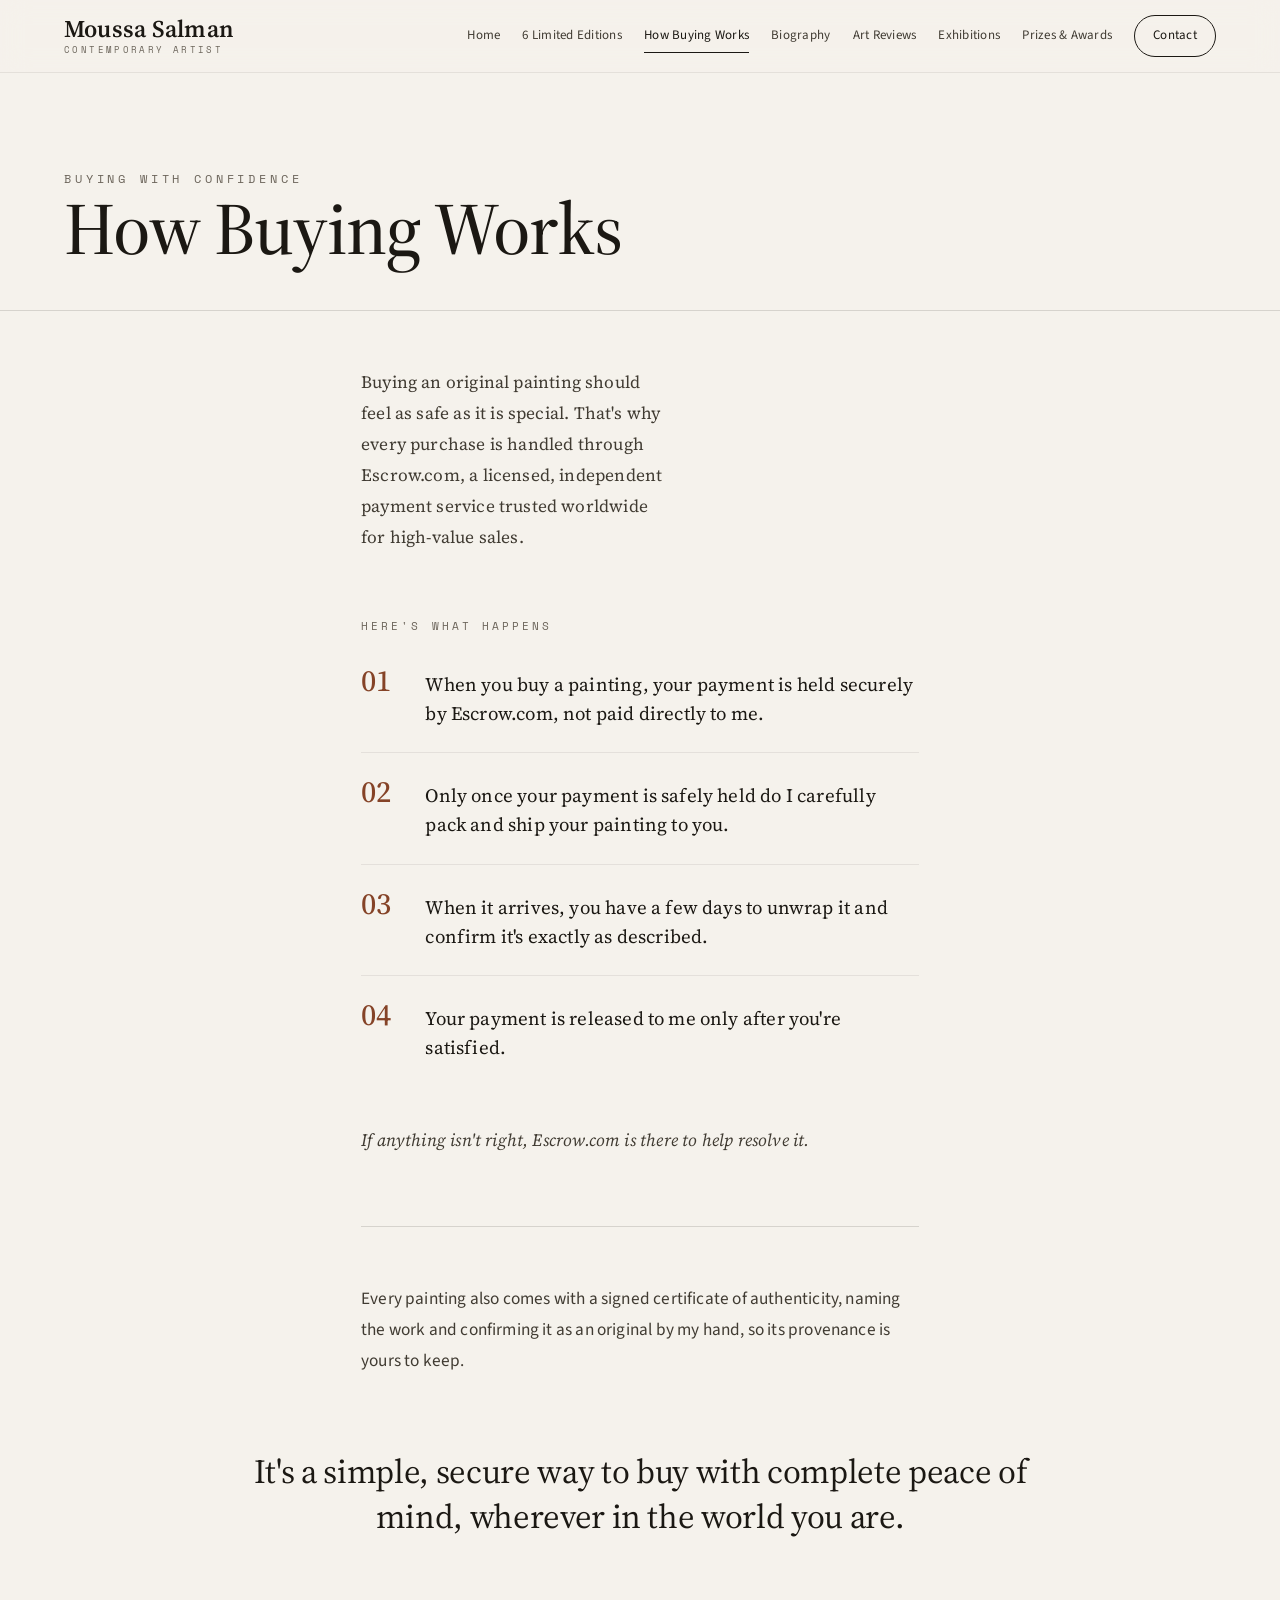
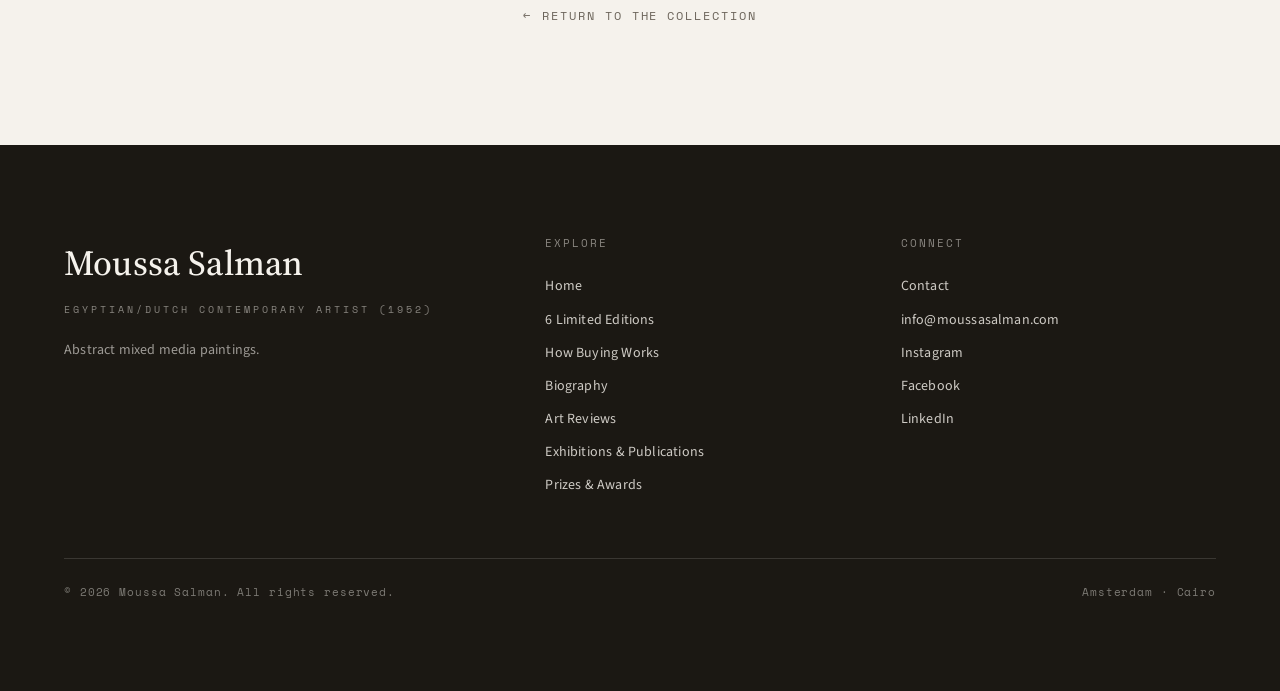
<file: how-buying-works.html>
<!DOCTYPE html>
<html lang="en">
<head>
<meta charset="UTF-8">
<meta name="viewport" content="width=device-width, initial-scale=1.0">
<title>How Buying Works — Moussa Salman</title>
<meta name="description" content="How buying an original painting works — every purchase is handled securely through Escrow.com, with a signed certificate of authenticity.">
<link rel="preconnect" href="https://fonts.googleapis.com">
<link rel="preconnect" href="https://fonts.gstatic.com" crossorigin>
<link rel="stylesheet" href="styles.css?v=2">
<style>
  .buying .lead{max-width:34ch}
  .buying .prose{max-width:62ch;margin:0 auto}
  .buying .prose p:first-of-type::first-letter{
    font-size:inherit;float:none;font-family:inherit;line-height:inherit;padding:0;font-weight:inherit;color:inherit;
  }
  /* the process — quiet, gallery-like numbered steps */
  .process{max-width:62ch;margin:clamp(40px,5vw,64px) auto 0}
  .process .label{
    font-family:var(--mono);font-size:11px;letter-spacing:.28em;text-transform:uppercase;
    color:var(--ink-faint);margin-bottom:30px;
  }
  .process ol{list-style:none;counter-reset:step}
  .process li{
    counter-increment:step;display:grid;grid-template-columns:auto 1fr;gap:clamp(20px,3vw,34px);
    align-items:baseline;padding:24px 0;border-top:1px solid var(--line-soft);
  }
  .process li:first-child{border-top:0;padding-top:0}
  .process li::before{
    content:counter(step,decimal-leading-zero);
    font-family:var(--serif);font-size:1.9rem;font-weight:500;line-height:1;
    color:var(--accent);font-feature-settings:"tnum";
  }
  .process li p{
    font-family:var(--serif);font-size:1.18rem;line-height:1.55;color:var(--ink);margin:0;
  }
  .process .aside{
    font-family:var(--serif);font-style:italic;font-size:1.08rem;line-height:1.6;
    color:var(--ink-soft);margin:clamp(28px,4vw,40px) 0 0;
  }
  .buying .certificate{
    max-width:62ch;margin:clamp(48px,6vw,72px) auto 0;
    padding-top:clamp(40px,5vw,56px);border-top:1px solid var(--line);
  }
  .buying .certificate p{font-size:1.08rem;line-height:1.8;color:var(--ink-soft);margin:0}
  .buying .closing{
    max-width:54ch;margin:clamp(48px,6vw,72px) auto 0;text-align:center;
    font-family:var(--serif);font-size:clamp(1.5rem,3vw,2.1rem);line-height:1.36;
    letter-spacing:-.01em;color:var(--ink);
  }
  .buying .return{text-align:center;margin-top:clamp(44px,5vw,60px)}
  .buying .return a{
    font-family:var(--mono);font-size:12px;letter-spacing:.16em;text-transform:uppercase;
    color:var(--ink-faint);text-decoration:none;display:inline-flex;align-items:center;gap:10px;
    transition:color .3s var(--ease);
  }
  .buying .return a .arr{transition:transform .35s var(--ease)}
  .buying .return a:hover{color:var(--ink)}
  .buying .return a:hover .arr{transform:translateX(-4px)}
</style>
<script data-goatcounter="https://moussasalman.goatcounter.com/count"
        async src="//gc.zgo.at/count.js"></script>
</head>
<body>

<header class="site-head">
  <div class="wrap">
    <a class="brand" href="index.html">
      <span class="name">Moussa Salman</span>
      <span class="sub">Contemporary Artist</span>
    </a>
    <nav class="nav" aria-label="Primary">
      <a href="index.html">Home</a>
      <a href="limitededitions.html">6 Limited Editions</a>
      <a href="how-buying-works.html" class="active">How Buying Works</a>
      <a href="biography.html">Biography</a>
      <a href="reviews.html">Art Reviews</a>
      <a href="exhibitions.html">Exhibitions</a>
      <a href="awards.html">Prizes &amp; Awards</a>
      <a href="contact.html" class="cta">Contact</a>
    </nav>
    <button class="burger" aria-label="Menu"><span></span><span></span></button>
  </div>
</header>
<div class="nav-scrim"></div>

<section class="page-band">
  <div class="wrap">
    <span class="eyebrow">Buying with confidence</span>
    <h1>How Buying Works</h1>
  </div>
</section>

<section class="buying" style="padding-top:clamp(36px,5vw,56px)">
  <div class="wrap">
    <div class="prose reveal">
      <p class="lead">Buying an original painting should feel as safe as it is special. That's why every purchase is handled through Escrow.com, a licensed, independent payment service trusted worldwide for high-value sales.</p>
    </div>

    <div class="process reveal">
      <div class="label">Here's what happens</div>
      <ol>
        <li><p>When you buy a painting, your payment is held securely by Escrow.com, not paid directly to me.</p></li>
        <li><p>Only once your payment is safely held do I carefully pack and ship your painting to you.</p></li>
        <li><p>When it arrives, you have a few days to unwrap it and confirm it's exactly as described.</p></li>
        <li><p>Your payment is released to me only after you're satisfied.</p></li>
      </ol>
      <p class="aside">If anything isn't right, Escrow.com is there to help resolve it.</p>
    </div>

    <div class="certificate reveal">
      <p>Every painting also comes with a signed certificate of authenticity, naming the work and confirming it as an original by my hand, so its provenance is yours to keep.</p>
    </div>

    <p class="closing reveal">It's a simple, secure way to buy with complete peace of mind, wherever in the world you are.</p>

    <div class="return reveal">
      <a href="limitededitions.html"><span class="arr">←</span> Return to the collection</a>
    </div>
  </div>
</section>

<footer class="site-foot">
  <div class="wrap">
    <div class="grid">
      <div class="brandcol">
        <div class="name">Moussa Salman</div>
        <div class="sub">Egyptian/Dutch Contemporary Artist (1952)</div>
        <p style="color:rgba(245,242,236,.6);font-size:14px;margin-top:20px;max-width:34ch">Abstract mixed media paintings.</p>
      </div>
      <div>
        <h4>Explore</h4>
        <a href="index.html">Home</a>
        <a href="limitededitions.html">6 Limited Editions</a>
        <a href="how-buying-works.html">How Buying Works</a>
        <a href="biography.html">Biography</a>
        <a href="reviews.html">Art Reviews</a>
        <a href="exhibitions.html">Exhibitions &amp; Publications</a>
        <a href="awards.html">Prizes &amp; Awards</a>
      </div>
      <div>
        <h4>Connect</h4>
        <a href="contact.html">Contact</a>
        <a href="mailto:info@moussasalman.com">info@moussasalman.com</a>
        <a href="https://www.instagram.com/moussasalmanart/" target="_blank" rel="noopener">Instagram</a>
        <a href="https://www.facebook.com/MoussaSalmanArt/" target="_blank" rel="noopener">Facebook</a>
        <a href="https://www.linkedin.com/in/moussa-salman/" target="_blank" rel="noopener">LinkedIn</a>
      </div>
    </div>
    <div class="foot-base">
      <span>© <span id="yr"></span> Moussa Salman. All rights reserved.</span>
      <span>Amsterdam · Cairo</span>
    </div>
  </div>
</footer>

<script src="site.js?v=3"></script>
<script>document.getElementById('yr').textContent=new Date().getFullYear();</script>
</body>
</html>
</file>
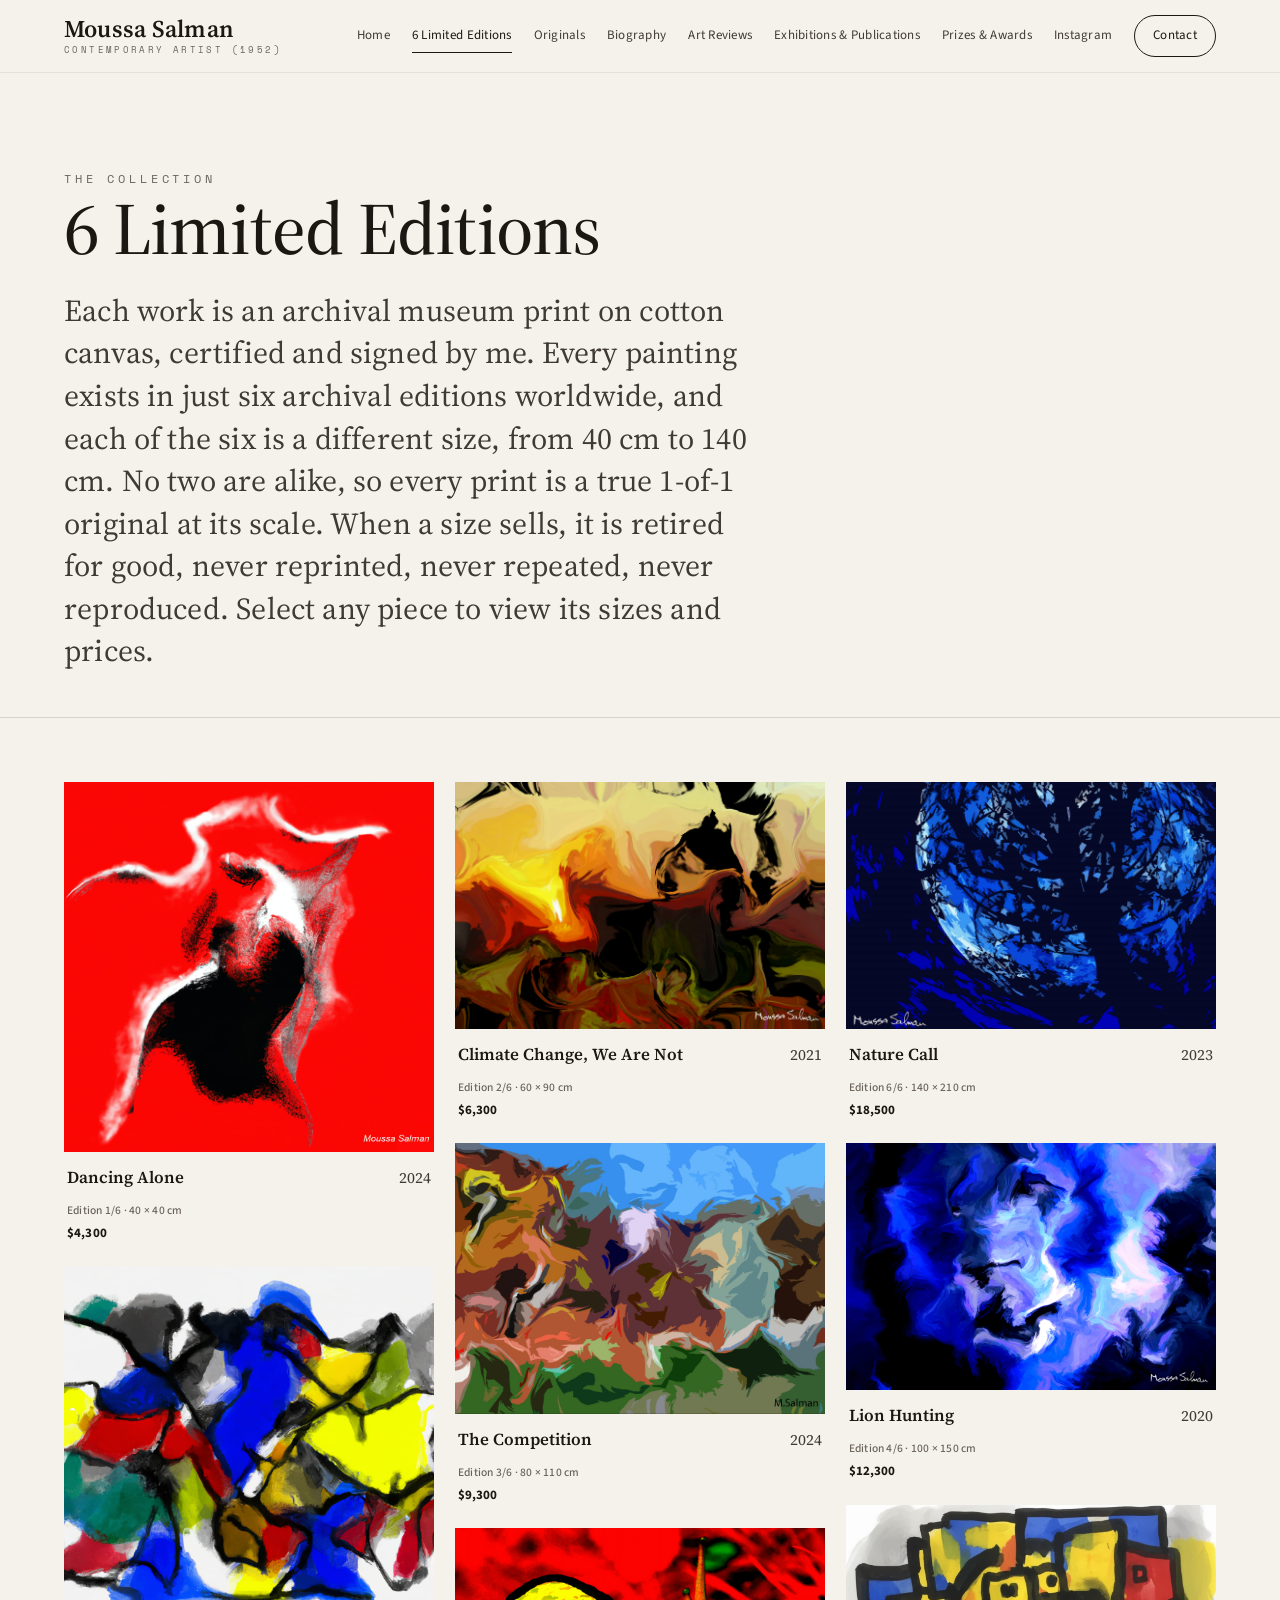
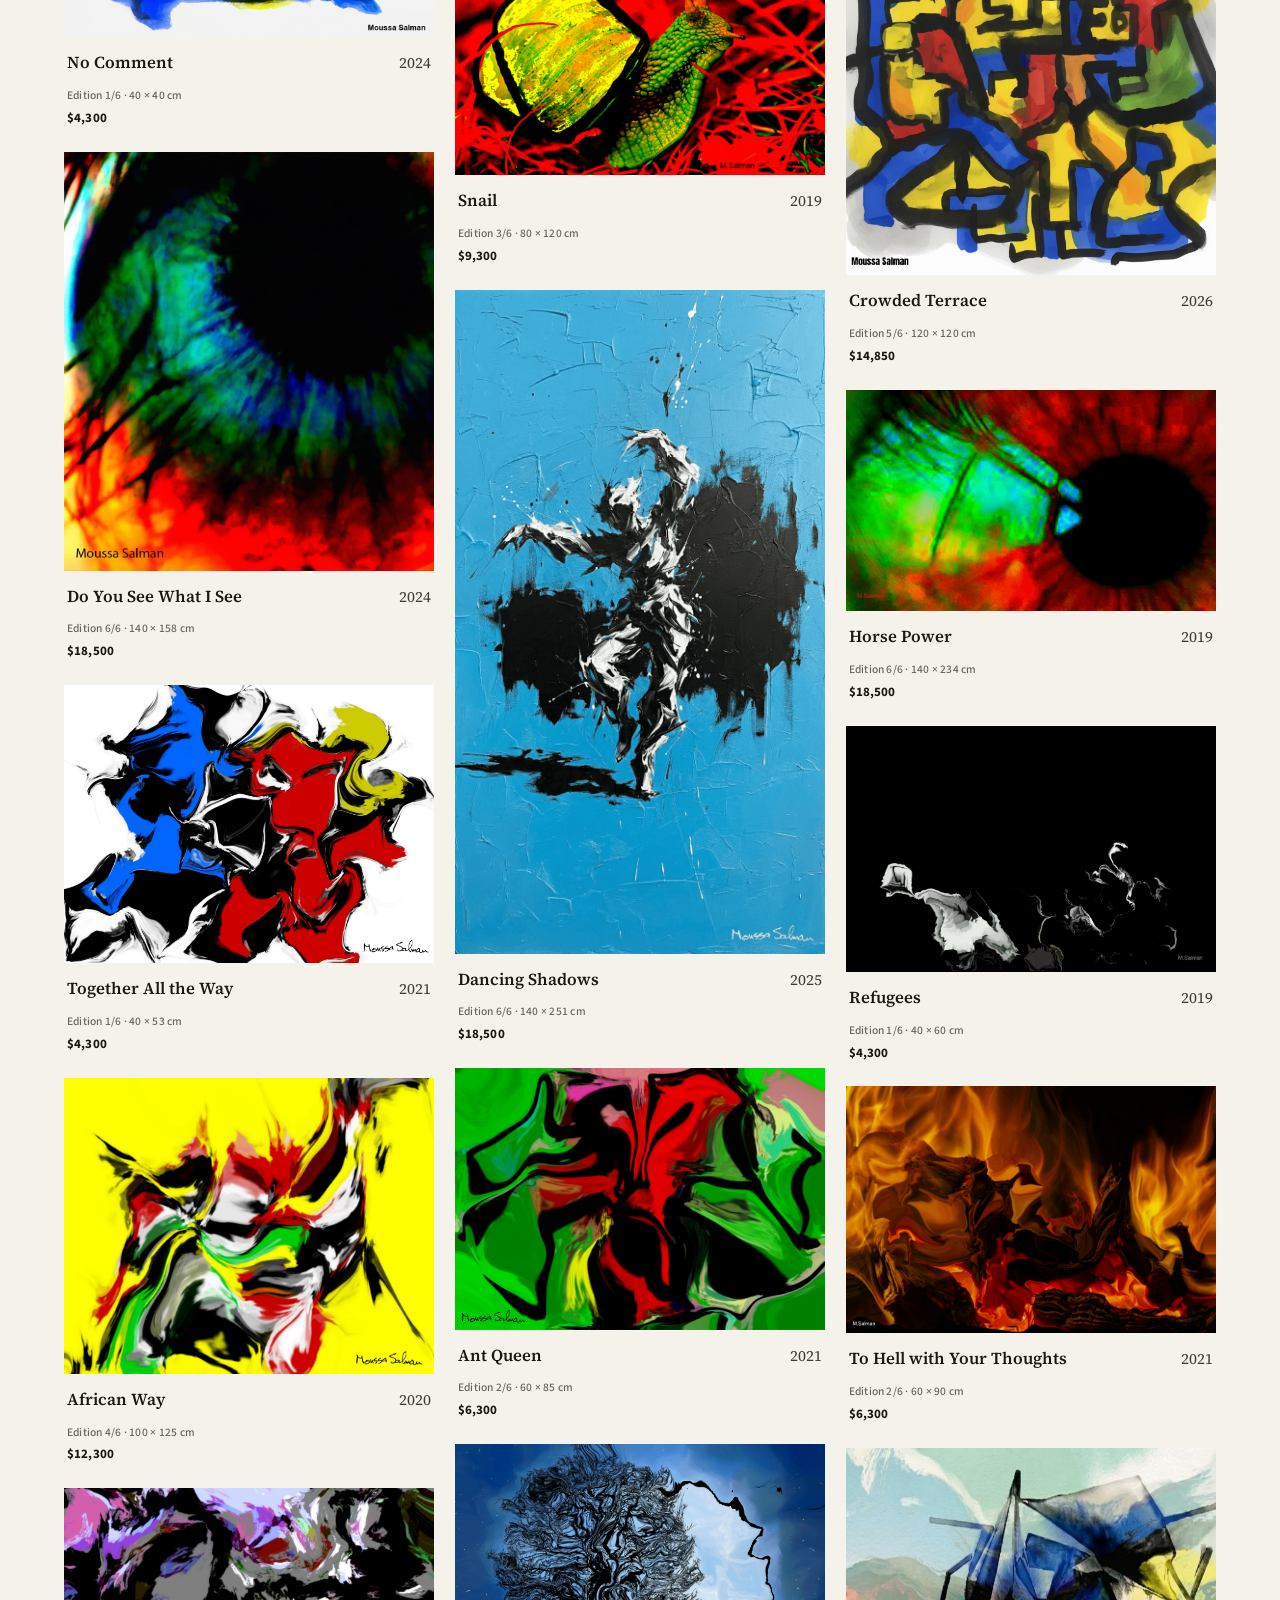
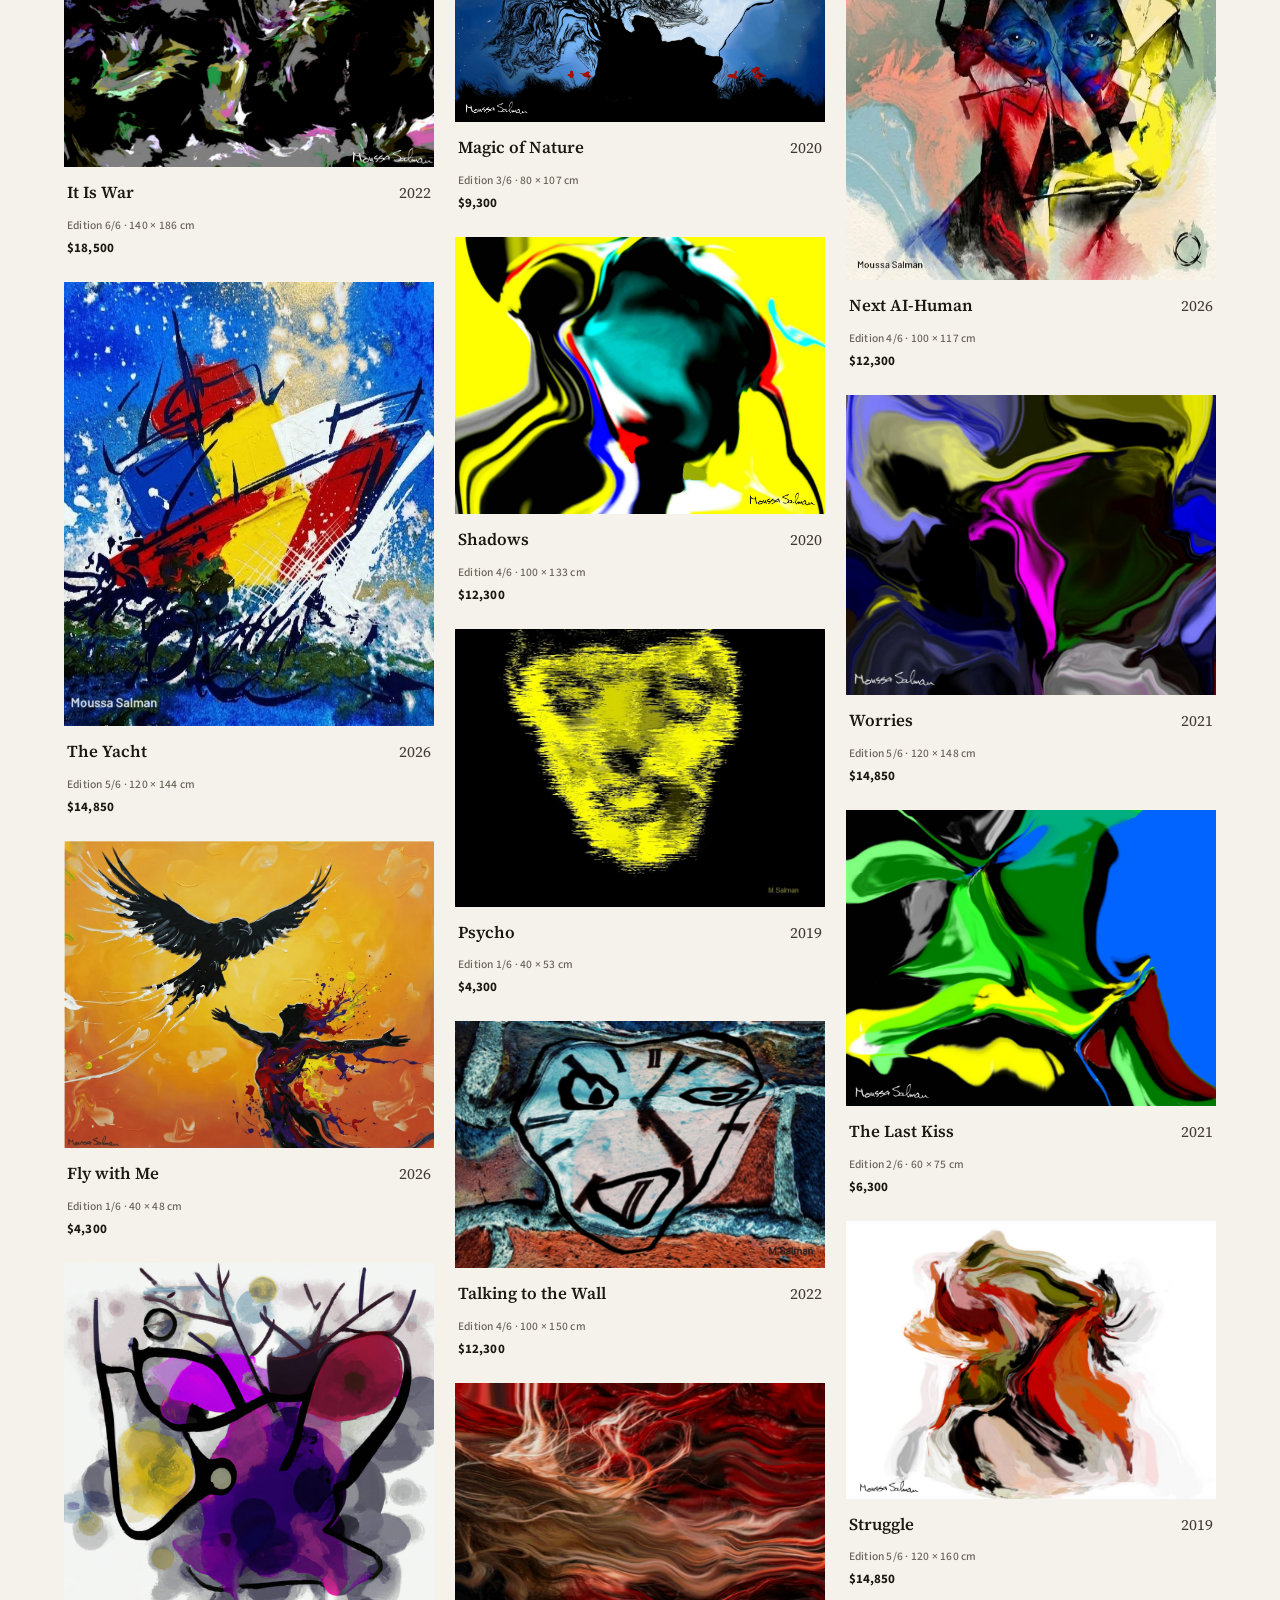
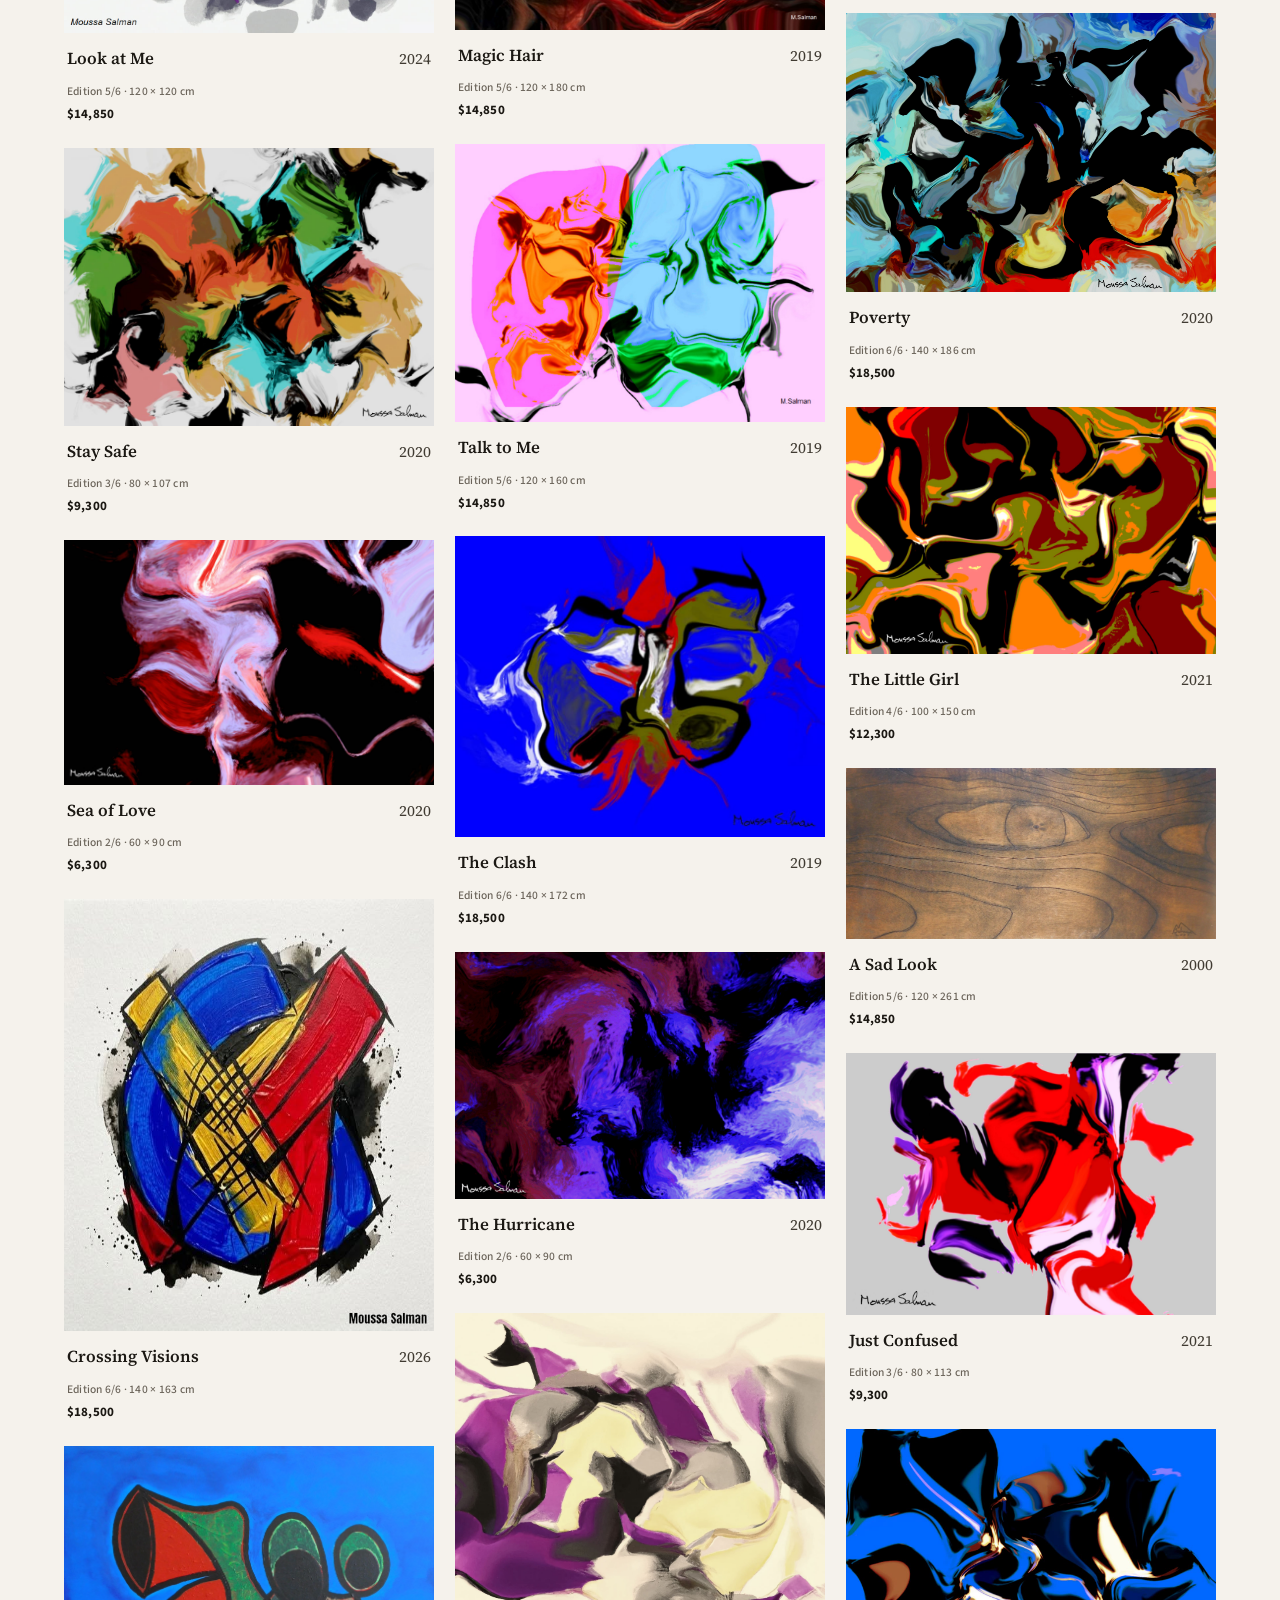
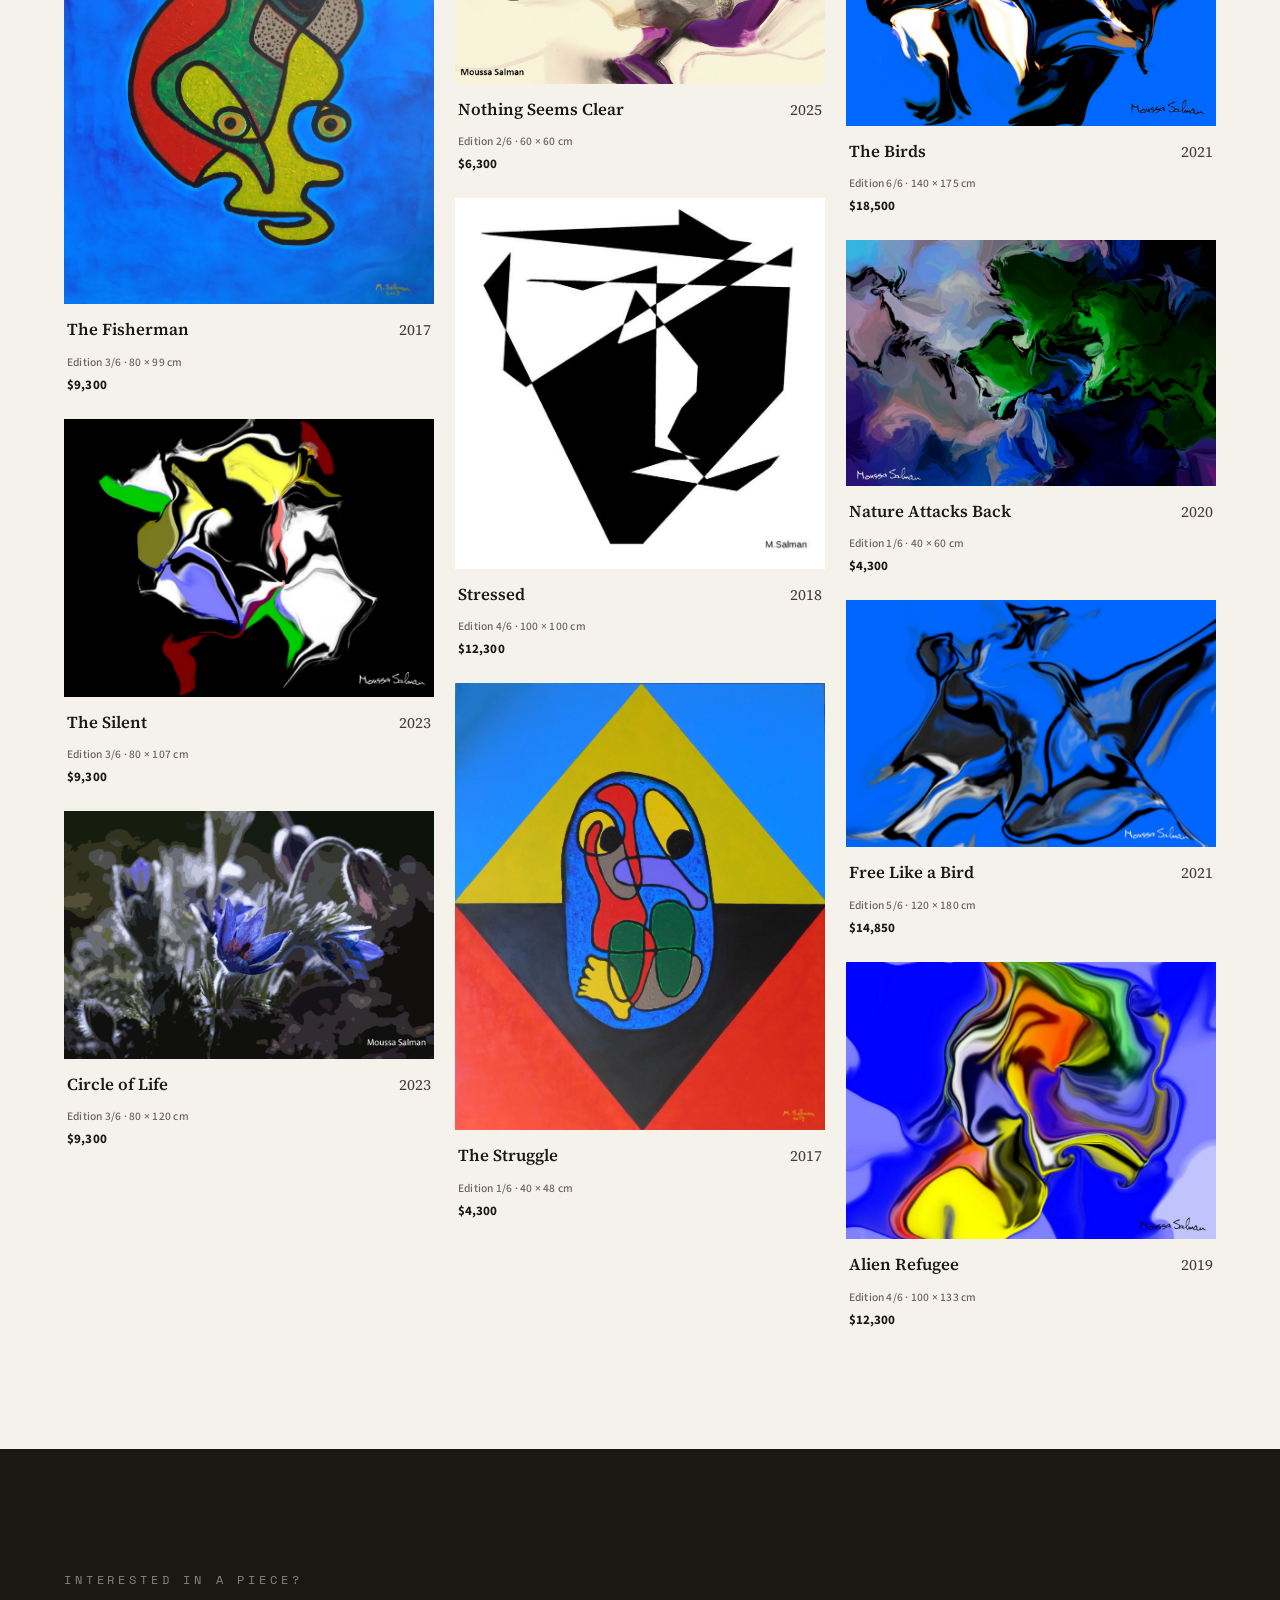
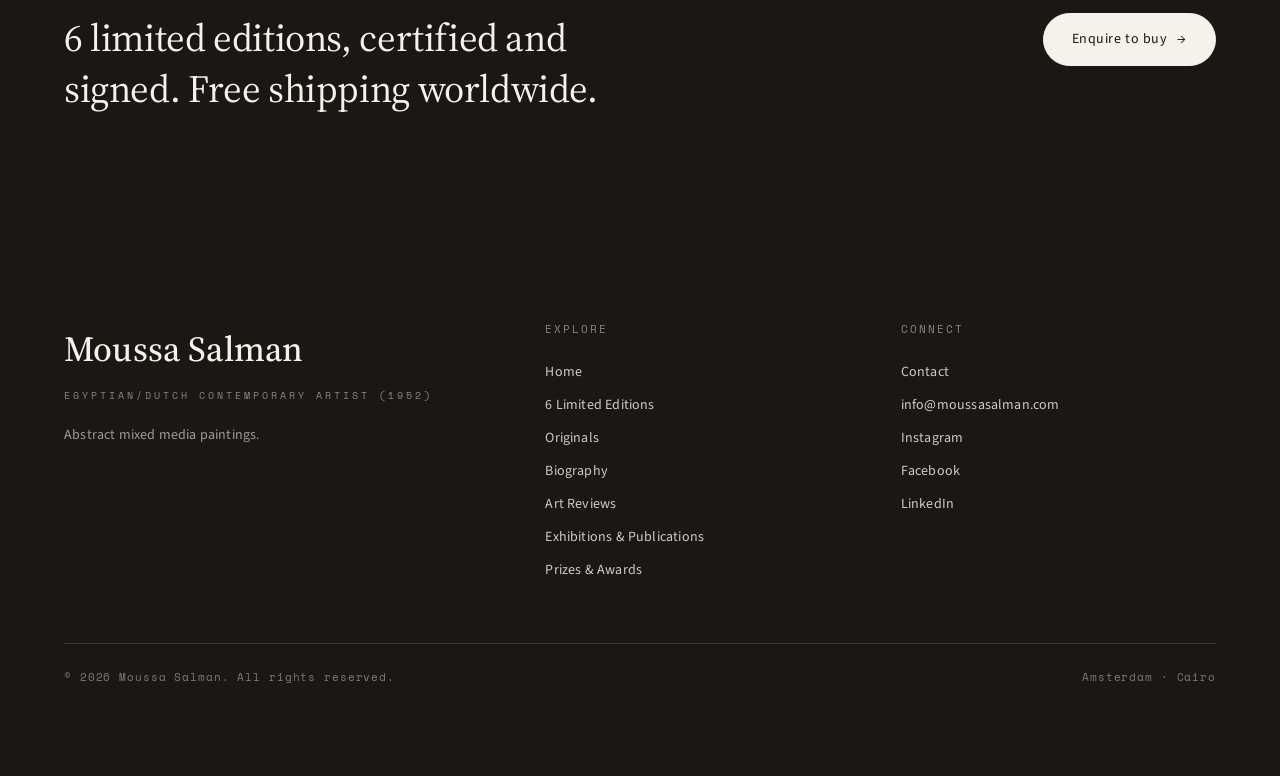
<file: limitededitions.html>
<!DOCTYPE html>
<html lang="en">
<head>
<meta charset="UTF-8">
<meta name="viewport" content="width=device-width, initial-scale=1.0">
<title>Signed Limited-Edition Prints | Moussa Salman</title>
<meta name="description" content="Archival museum prints on cotton canvas by Moussa Salman, in six sizes from 40 to 140 cm. Each edition signed, certified and never reprinted.">
<link rel="canonical" href="https://moussasalman.com/limitededitions.html">
<meta name="author" content="Moussa Salman">
<meta name="robots" content="index, follow">
<meta property="og:type" content="website">
<meta property="og:site_name" content="Moussa Salman">
<meta property="og:locale" content="en_US">
<meta property="og:title" content="Signed Limited-Edition Prints | Moussa Salman">
<meta property="og:description" content="Archival museum prints on cotton canvas by Moussa Salman, in six sizes from 40 to 140 cm. Each edition signed, certified and never reprinted.">
<meta property="og:url" content="https://moussasalman.com/limitededitions.html">
<meta property="og:image" content="https://moussasalman.com/img/og-image.jpg">
<meta property="og:image:width" content="1200">
<meta property="og:image:height" content="630">
<meta property="og:image:alt" content="Painting by Moussa Salman with his name and title">
<meta name="twitter:card" content="summary_large_image">
<meta name="twitter:title" content="Signed Limited-Edition Prints | Moussa Salman">
<meta name="twitter:description" content="Archival museum prints on cotton canvas by Moussa Salman, in six sizes from 40 to 140 cm. Each edition signed, certified and never reprinted.">
<meta name="twitter:image" content="https://moussasalman.com/img/og-image.jpg">
<meta name="twitter:image:alt" content="Painting by Moussa Salman with his name and title">
<meta name="theme-color" content="#1B1813">
<link rel="icon" href="/favicon.ico" sizes="any">
<link rel="icon" href="img/favicon-32.png" sizes="32x32" type="image/png">
<link rel="icon" href="img/favicon.png" sizes="64x64" type="image/png">
<link rel="apple-touch-icon" href="img/apple-touch-icon.png">
<link rel="manifest" href="site.webmanifest">
<link rel="preconnect" href="https://fonts.googleapis.com">
<link rel="preconnect" href="https://fonts.gstatic.com" crossorigin>
<link rel="stylesheet" href="styles.css?v=2">
<script type="application/ld+json">
{"@context":"https://schema.org","@type":"BreadcrumbList","itemListElement":[{"@type":"ListItem","position":1,"name":"Home","item":"https://moussasalman.com/"},{"@type":"ListItem","position":2,"name":"6 Limited Editions","item":"https://moussasalman.com/limitededitions.html"}]}
</script>
<script data-goatcounter="https://moussasalman.goatcounter.com/count"
        async src="//gc.zgo.at/count.js"></script>
</head>
<body>

<header class="site-head">
  <div class="wrap">
    <a class="brand" href="index.html">
      <span class="name">Moussa Salman</span>
      <span class="sub">Contemporary Artist (1952)</span>
    </a>
    <nav class="nav" aria-label="Primary">
      <a href="index.html">Home</a>
      <a href="limitededitions.html" class="active">6 Limited Editions</a>
      <a href="originals.html">Originals</a>
      <a href="biography.html">Biography</a>
      <a href="reviews.html">Art Reviews</a>
      <a href="exhibitions.html">Exhibitions &amp; Publications</a>
      <a href="awards.html">Prizes &amp; Awards</a>
      <a href="https://www.instagram.com/moussasalmanart/" target="_blank" rel="noopener">Instagram</a>
      <a href="contact.html" class="cta">Contact</a>
    </nav>
    <button class="burger" aria-label="Menu"><span></span><span></span></button>
  </div>
</header>
<div class="nav-scrim"></div>

<section class="page-band">
  <div class="wrap">
    <span class="eyebrow">The collection</span>
    <h1>6 Limited Editions</h1>
    <p class="lead">Each work is an archival museum print on cotton canvas, certified and signed by me. Every painting exists in just six archival editions worldwide, and each of the six is a different size, from 40 cm to 140 cm. No two are alike, so every print is a true 1-of-1 original at its scale. When a size sells, it is retired for good, never reprinted, never repeated, never reproduced. Select any piece to view its sizes and prices.</p>
  </div>
</section>

<section style="padding-top:clamp(36px,5vw,64px)">
  <div class="wrap">
    <div id="gallery" class="gallery"></div>
  </div>
</section>

<!-- CTA -->
<section class="statement">
  <div class="wrap" style="display:flex;justify-content:space-between;align-items:center;gap:30px;flex-wrap:wrap">
    <div>
      <span class="eyebrow">Interested in a piece?</span>
      <blockquote style="margin-top:20px;font-size:clamp(1.5rem,3vw,2.4rem);max-width:30ch">6 limited editions, certified and signed. Free shipping worldwide.</blockquote>
    </div>
    <a href="contact.html" class="btn" style="background:var(--paper);color:var(--ink);border-color:var(--paper)">Enquire to buy <span class="arr">→</span></a>
  </div>
</section>

<footer class="site-foot">
  <div class="wrap">
    <div class="grid">
      <div class="brandcol">
        <div class="name">Moussa Salman</div>
        <div class="sub">Egyptian/Dutch Contemporary Artist (1952)</div>
        <p style="color:rgba(245,242,236,.6);font-size:14px;margin-top:20px;max-width:34ch">Abstract mixed media paintings.</p>
      </div>
      <div>
        <h4>Explore</h4>
        <a href="index.html">Home</a>
        <a href="limitededitions.html">6 Limited Editions</a>
        <a href="originals.html">Originals</a>
          <a href="biography.html">Biography</a>
        <a href="reviews.html">Art Reviews</a>
        <a href="exhibitions.html">Exhibitions &amp; Publications</a>
        <a href="awards.html">Prizes &amp; Awards</a>
      </div>
      <div>
        <h4>Connect</h4>
        <a href="contact.html">Contact</a>
        <a href="mailto:info@moussasalman.com">info@moussasalman.com</a>
        <a href="https://www.instagram.com/moussasalmanart/" target="_blank" rel="noopener">Instagram</a>
        <a href="https://www.facebook.com/MoussaSalmanArt/" target="_blank" rel="noopener">Facebook</a>
        <a href="https://www.linkedin.com/in/moussa-salman/" target="_blank" rel="noopener">LinkedIn</a>
      </div>
    </div>
    <div class="foot-base">
      <span>© <span id="yr"></span> Moussa Salman. All rights reserved.</span>
      <span>Amsterdam · Cairo</span>
    </div>
  </div>
</footer>

<div class="lb" aria-hidden="true">
  <button class="lb-close" aria-label="Close">×</button>
  <button class="lb-nav lb-prev" aria-label="Previous">‹</button>
  <button class="lb-nav lb-next" aria-label="Next">›</button>
  <div class="lb-stage">
    <div class="lb-imgwrap">
      <img src="[data-uri]" alt="">
    </div>
    <aside class="lb-info">
      <div class="lb-title"><span class="t"></span> <span class="y"></span></div>
      <p class="lb-medium">Archival museum print on cotton canvas · certified &amp; signed · 6 limited editions</p>
      <div class="lb-editions"></div>
      <a class="btn lb-enquire" href="contact.html">Enquire to buy <span class="arr">→</span></a>
      <p class="lb-trust">Certificate of authenticity · Free worldwide shipping · Secure payment · Response within 24 hours</p>
    </aside>
  </div>
</div>

<script src="site.js?v=3"></script>
<script>document.getElementById('yr').textContent=new Date().getFullYear();</script>
</body>
</html>
</file>
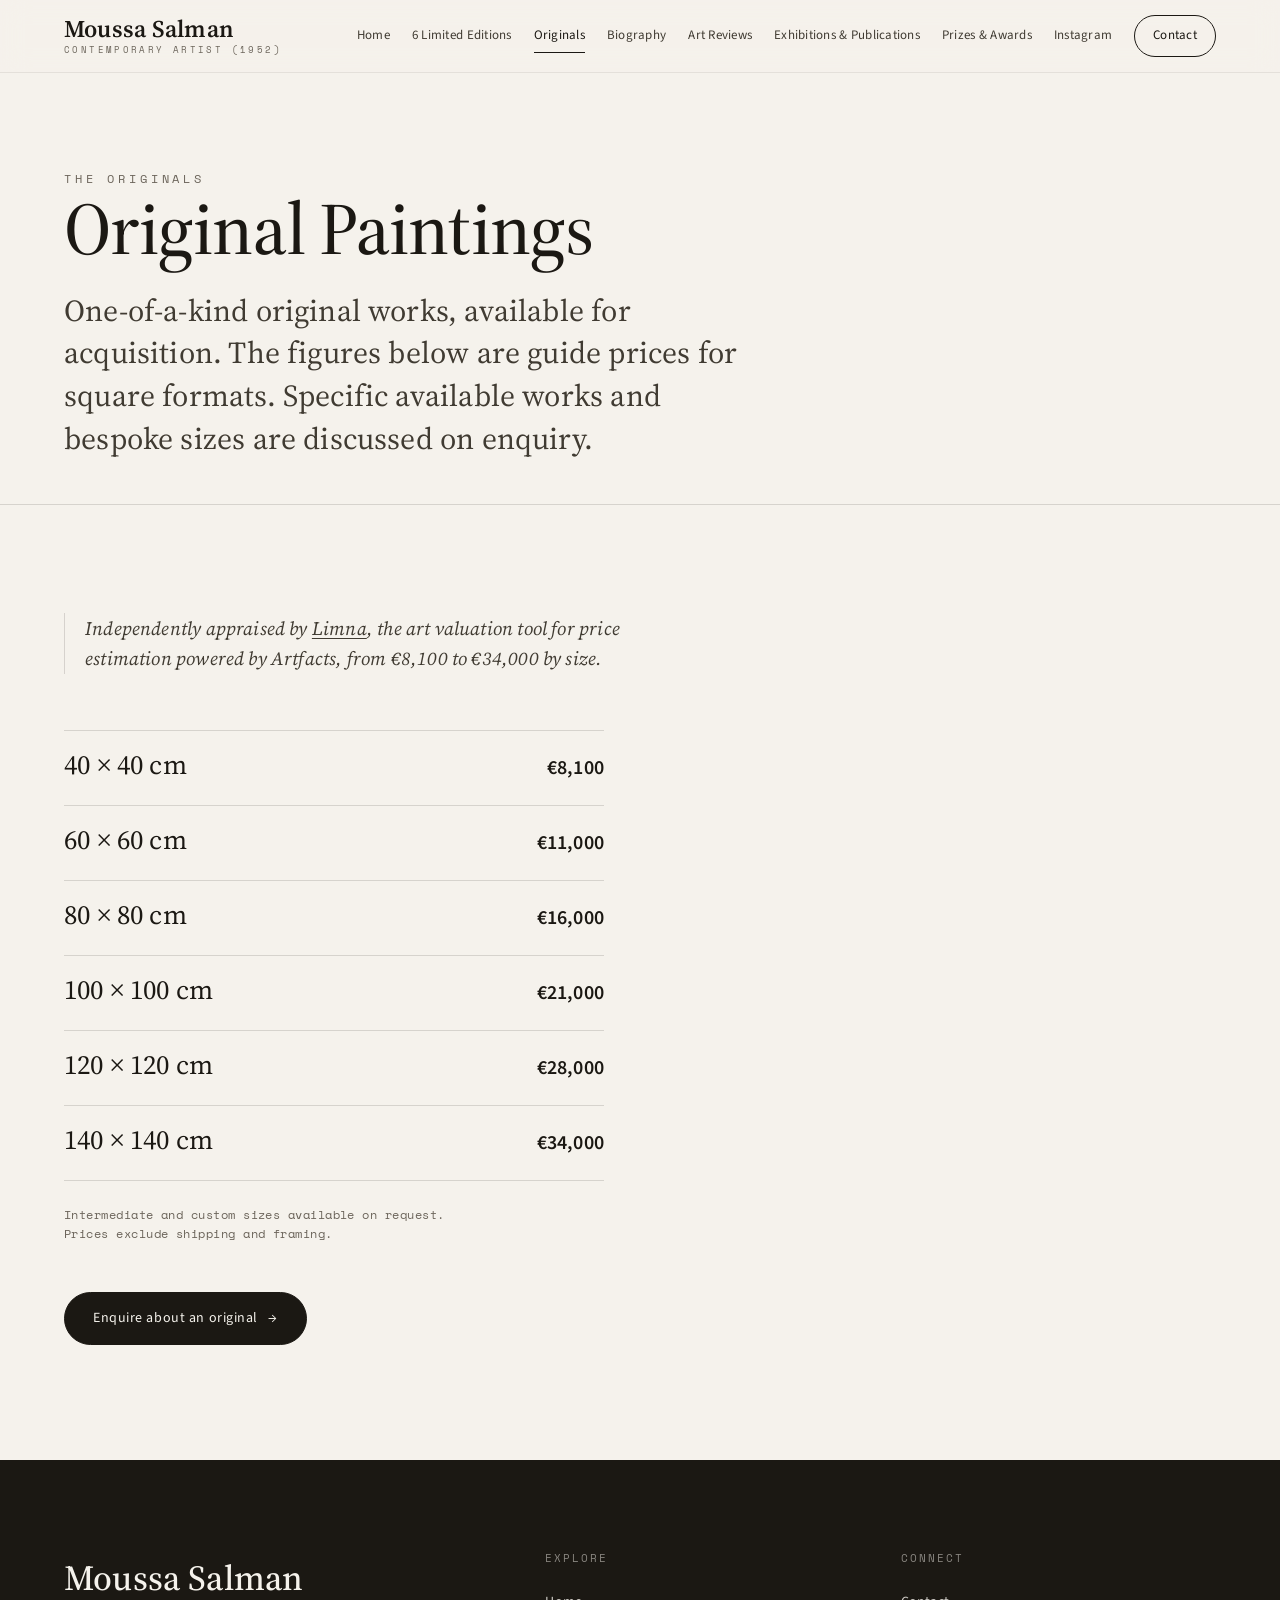
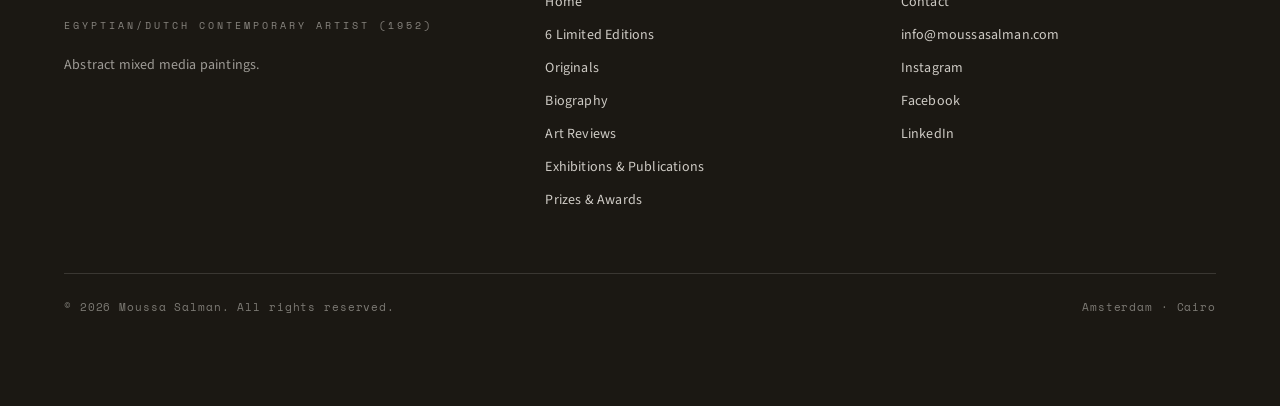
<file: originals.html>
<!DOCTYPE html>
<html lang="en">
<head>
<meta charset="UTF-8">
<meta name="viewport" content="width=device-width, initial-scale=1.0">
<title>Original Paintings for Sale | Moussa Salman</title>
<meta name="description" content="Browse and acquire original contemporary paintings by Dutch-Egyptian artist Moussa Salman. Worldwide enquiries and secure purchase. View the collection.">
<link rel="canonical" href="https://moussasalman.com/originals.html">
<meta name="author" content="Moussa Salman">
<meta name="robots" content="index, follow">
<meta property="og:type" content="website">
<meta property="og:site_name" content="Moussa Salman">
<meta property="og:locale" content="en_US">
<meta property="og:title" content="Original Paintings for Sale | Moussa Salman">
<meta property="og:description" content="Browse and acquire original contemporary paintings by Dutch-Egyptian artist Moussa Salman. Worldwide enquiries and secure purchase. View the collection.">
<meta property="og:url" content="https://moussasalman.com/originals.html">
<meta property="og:image" content="https://moussasalman.com/img/og-image.jpg">
<meta property="og:image:width" content="1200">
<meta property="og:image:height" content="630">
<meta property="og:image:alt" content="Painting by Moussa Salman with his name and title">
<meta name="twitter:card" content="summary_large_image">
<meta name="twitter:title" content="Original Paintings for Sale | Moussa Salman">
<meta name="twitter:description" content="Browse and acquire original contemporary paintings by Dutch-Egyptian artist Moussa Salman. Worldwide enquiries and secure purchase. View the collection.">
<meta name="twitter:image" content="https://moussasalman.com/img/og-image.jpg">
<meta name="twitter:image:alt" content="Painting by Moussa Salman with his name and title">
<meta name="theme-color" content="#1B1813">
<link rel="icon" href="/favicon.ico" sizes="any">
<link rel="icon" href="img/favicon-32.png" sizes="32x32" type="image/png">
<link rel="icon" href="img/favicon.png" sizes="64x64" type="image/png">
<link rel="apple-touch-icon" href="img/apple-touch-icon.png">
<link rel="manifest" href="site.webmanifest">
<link rel="preconnect" href="https://fonts.googleapis.com">
<link rel="preconnect" href="https://fonts.gstatic.com" crossorigin>
<link rel="stylesheet" href="styles.css?v=2">
<style>
  .originals-intro{max-width:52ch}
  /* appraisal credibility line — understated, set apart */
  .appraisal{
    max-width:60ch;margin:clamp(30px,4vw,44px) 0 0;
    font-family:var(--serif);font-style:italic;font-size:clamp(1.02rem,1.6vw,1.18rem);
    line-height:1.6;color:var(--ink-soft);
    padding-left:20px;border-left:1px solid var(--line);
  }
  /* price guide — gallery list, not a grid */
  .price-guide{max-width:60ch;margin:clamp(36px,5vw,56px) 0 0;border-top:1px solid var(--line)}
  .price-guide .pg-row{
    display:grid;grid-template-columns:1fr auto;gap:24px;align-items:baseline;
    padding:20px 0;border-bottom:1px solid var(--line);
  }
  .price-guide .pg-size{font-family:var(--serif);font-size:clamp(1.3rem,2.4vw,1.7rem);line-height:1;color:var(--ink)}
  .price-guide .pg-price{
    font-family:var(--sans);font-weight:600;font-size:clamp(1.05rem,1.8vw,1.25rem);
    letter-spacing:.01em;color:var(--ink);font-feature-settings:"tnum";white-space:nowrap;
  }
  .pg-note{
    margin-top:24px;max-width:60ch;font-family:var(--mono);font-size:11.5px;
    letter-spacing:.04em;color:var(--ink-faint);line-height:1.7;
  }
  @media(max-width:560px){
    .price-guide .pg-row{grid-template-columns:1fr;gap:4px}
    .price-guide .pg-price{justify-self:start}
  }
</style>
<script type="application/ld+json">
{"@context":"https://schema.org","@type":"BreadcrumbList","itemListElement":[{"@type":"ListItem","position":1,"name":"Home","item":"https://moussasalman.com/"},{"@type":"ListItem","position":2,"name":"Originals","item":"https://moussasalman.com/originals.html"}]}
</script>
<script type="application/ld+json">
{"@context":"https://schema.org","@type":"Product","name":"Original Paintings by Moussa Salman","description":"One-of-a-kind original contemporary paintings by Moussa Salman, available for acquisition and on commission. Guide prices shown for square formats.","image":"https://moussasalman.com/img/og-image.jpg","brand":{"@type":"Person","@id":"https://moussasalman.com/#moussa"},"offers":{"@type":"AggregateOffer","priceCurrency":"EUR","lowPrice":"8100","highPrice":"34000","offerCount":"6","availability":"https://schema.org/InStock","url":"https://moussasalman.com/originals.html"}}
</script>
<script data-goatcounter="https://moussasalman.goatcounter.com/count"
        async src="//gc.zgo.at/count.js"></script>
</head>
<body>

<header class="site-head">
  <div class="wrap">
    <a class="brand" href="index.html">
      <span class="name">Moussa Salman</span>
      <span class="sub">Contemporary Artist (1952)</span>
    </a>
    <nav class="nav" aria-label="Primary">
      <a href="index.html">Home</a>
      <a href="limitededitions.html">6 Limited Editions</a>
      <a href="originals.html" class="active">Originals</a>
      <a href="biography.html">Biography</a>
      <a href="reviews.html">Art Reviews</a>
      <a href="exhibitions.html">Exhibitions &amp; Publications</a>
      <a href="awards.html">Prizes &amp; Awards</a>
      <a href="https://www.instagram.com/moussasalmanart/" target="_blank" rel="noopener">Instagram</a>
      <a href="contact.html" class="cta">Contact</a>
    </nav>
    <button class="burger" aria-label="Menu"><span></span><span></span></button>
  </div>
</header>
<div class="nav-scrim"></div>

<section class="page-band">
  <div class="wrap">
    <span class="eyebrow">The originals</span>
    <h1>Original Paintings</h1>
    <p class="lead originals-intro">One-of-a-kind original works, available for acquisition. The figures below are guide prices for square formats. Specific available works and bespoke sizes are discussed on enquiry.</p>
  </div>
</section>

<section style="padding-top:clamp(36px,5vw,64px)">
  <div class="wrap">
    <p class="appraisal">Independently appraised by <a href="https://limna.ai/" target="_blank" rel="noopener" style="color:inherit;text-decoration:underline;text-underline-offset:3px">Limna</a>, the art valuation tool for price estimation powered by Artfacts, from €8,100 to €34,000 by size.</p>

    <div class="price-guide">
      <div class="pg-row"><span class="pg-size">40 × 40 cm</span><span class="pg-price">€8,100</span></div>
      <div class="pg-row"><span class="pg-size">60 × 60 cm</span><span class="pg-price">€11,000</span></div>
      <div class="pg-row"><span class="pg-size">80 × 80 cm</span><span class="pg-price">€16,000</span></div>
      <div class="pg-row"><span class="pg-size">100 × 100 cm</span><span class="pg-price">€21,000</span></div>
      <div class="pg-row"><span class="pg-size">120 × 120 cm</span><span class="pg-price">€28,000</span></div>
      <div class="pg-row"><span class="pg-size">140 × 140 cm</span><span class="pg-price">€34,000</span></div>
    </div>

    <p class="pg-note">Intermediate and custom sizes available on request. Prices exclude shipping and framing.</p>

    <a href="contact.html?work=Original%20Painting&amp;type=original" class="btn" style="margin-top:clamp(34px,5vw,48px)">Enquire about an original <span class="arr">→</span></a>
  </div>
</section>

<footer class="site-foot">
  <div class="wrap">
    <div class="grid">
      <div class="brandcol">
        <div class="name">Moussa Salman</div>
        <div class="sub">Egyptian/Dutch Contemporary Artist (1952)</div>
        <p style="color:rgba(245,242,236,.6);font-size:14px;margin-top:20px;max-width:34ch">Abstract mixed media paintings.</p>
      </div>
      <div>
        <h4>Explore</h4>
        <a href="index.html">Home</a>
        <a href="limitededitions.html">6 Limited Editions</a>
        <a href="originals.html">Originals</a>
        <a href="biography.html">Biography</a>
        <a href="reviews.html">Art Reviews</a>
        <a href="exhibitions.html">Exhibitions &amp; Publications</a>
        <a href="awards.html">Prizes &amp; Awards</a>
      </div>
      <div>
        <h4>Connect</h4>
        <a href="contact.html">Contact</a>
        <a href="mailto:info@moussasalman.com">info@moussasalman.com</a>
        <a href="https://www.instagram.com/moussasalmanart/" target="_blank" rel="noopener">Instagram</a>
        <a href="https://www.facebook.com/MoussaSalmanArt/" target="_blank" rel="noopener">Facebook</a>
        <a href="https://www.linkedin.com/in/moussa-salman/" target="_blank" rel="noopener">LinkedIn</a>
      </div>
    </div>
    <div class="foot-base">
      <span>© <span id="yr"></span> Moussa Salman. All rights reserved.</span>
      <span>Amsterdam · Cairo</span>
    </div>
  </div>
</footer>

<script src="site.js?v=3"></script>
<script>document.getElementById('yr').textContent=new Date().getFullYear();</script>
</body>
</html>
</file>
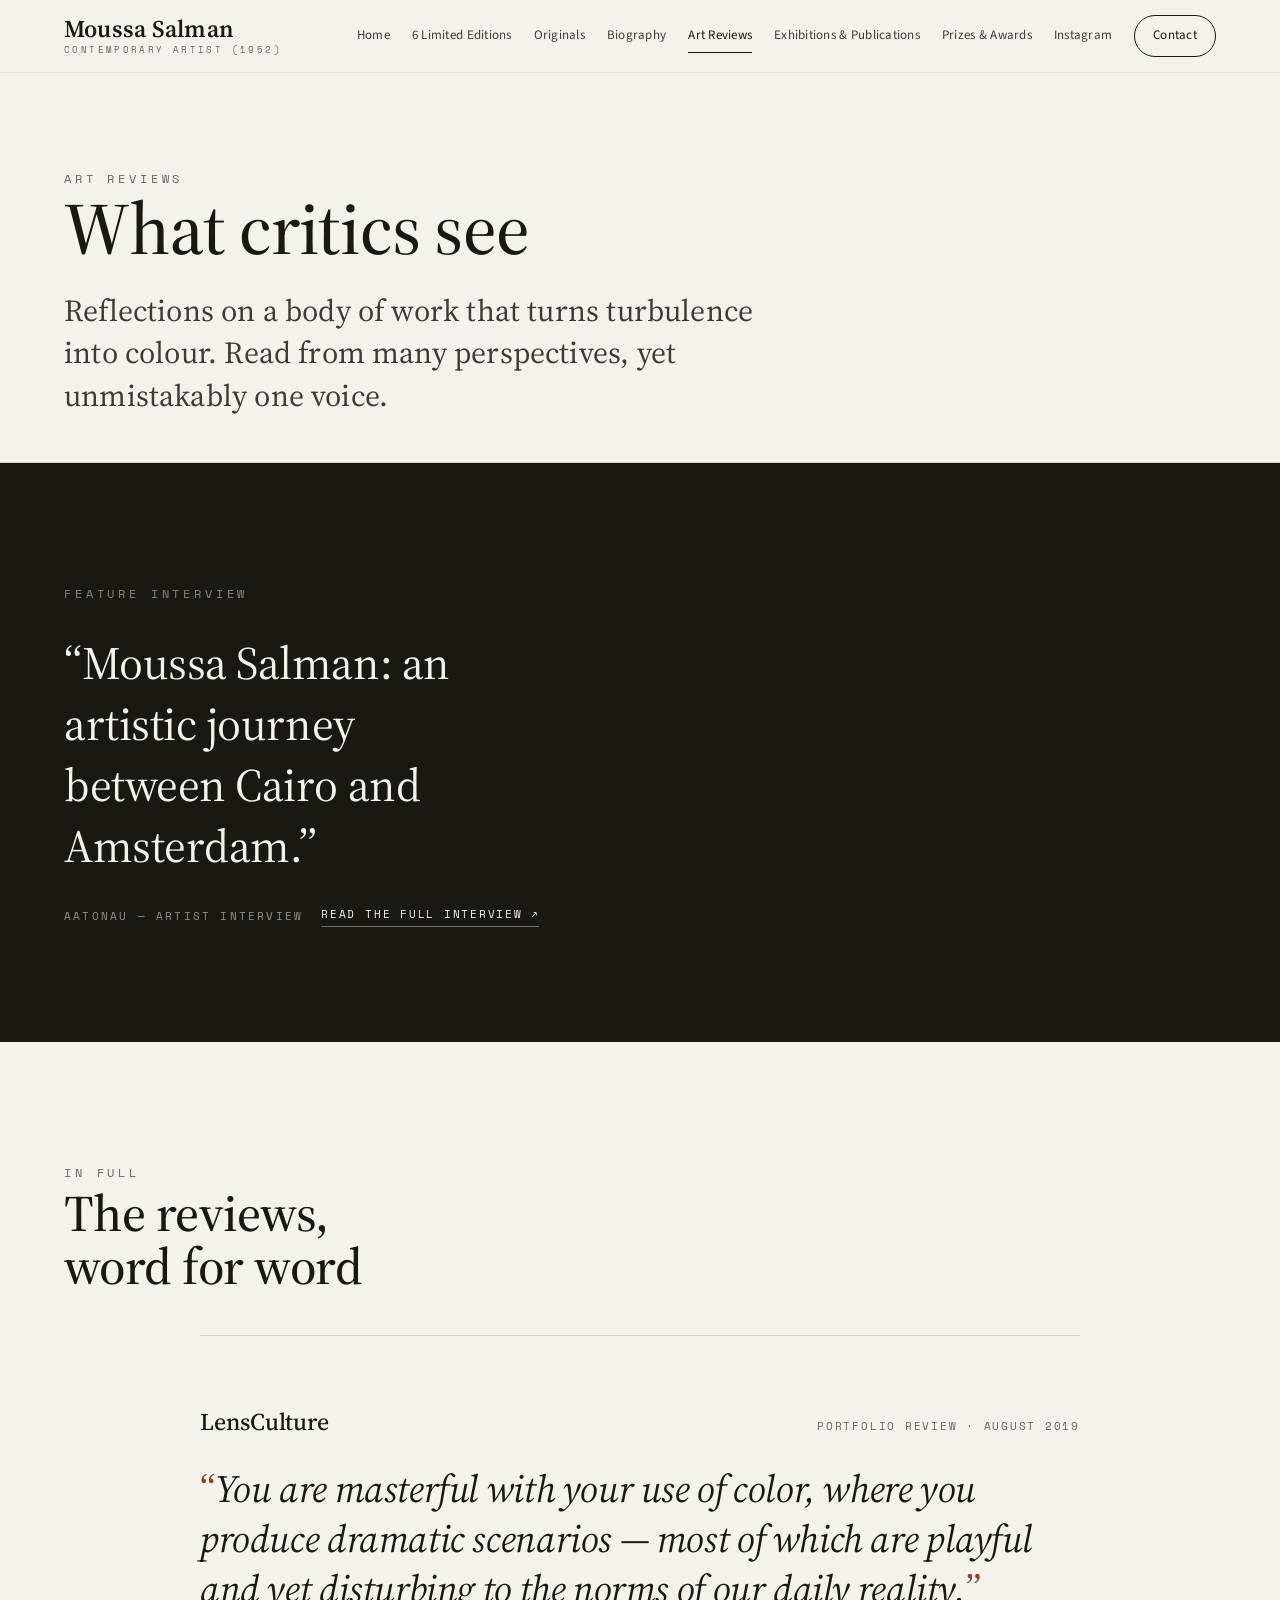
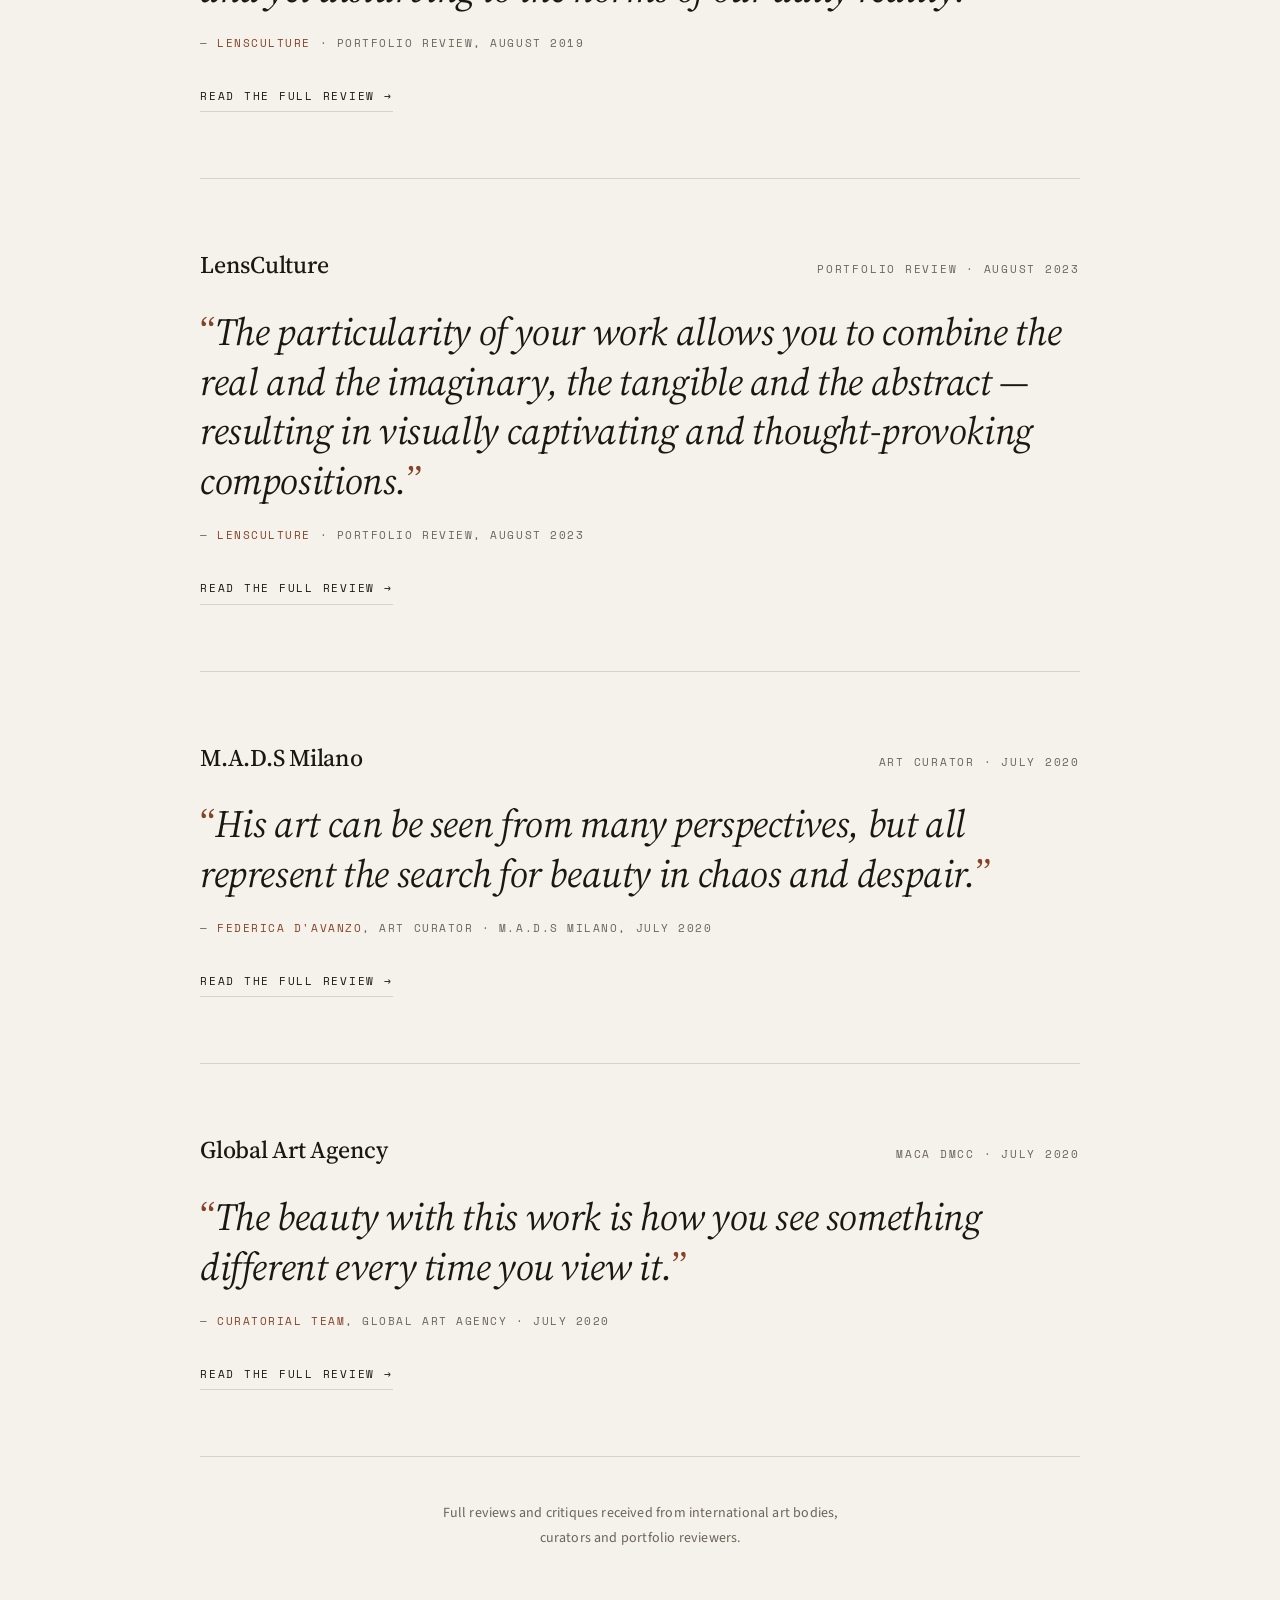
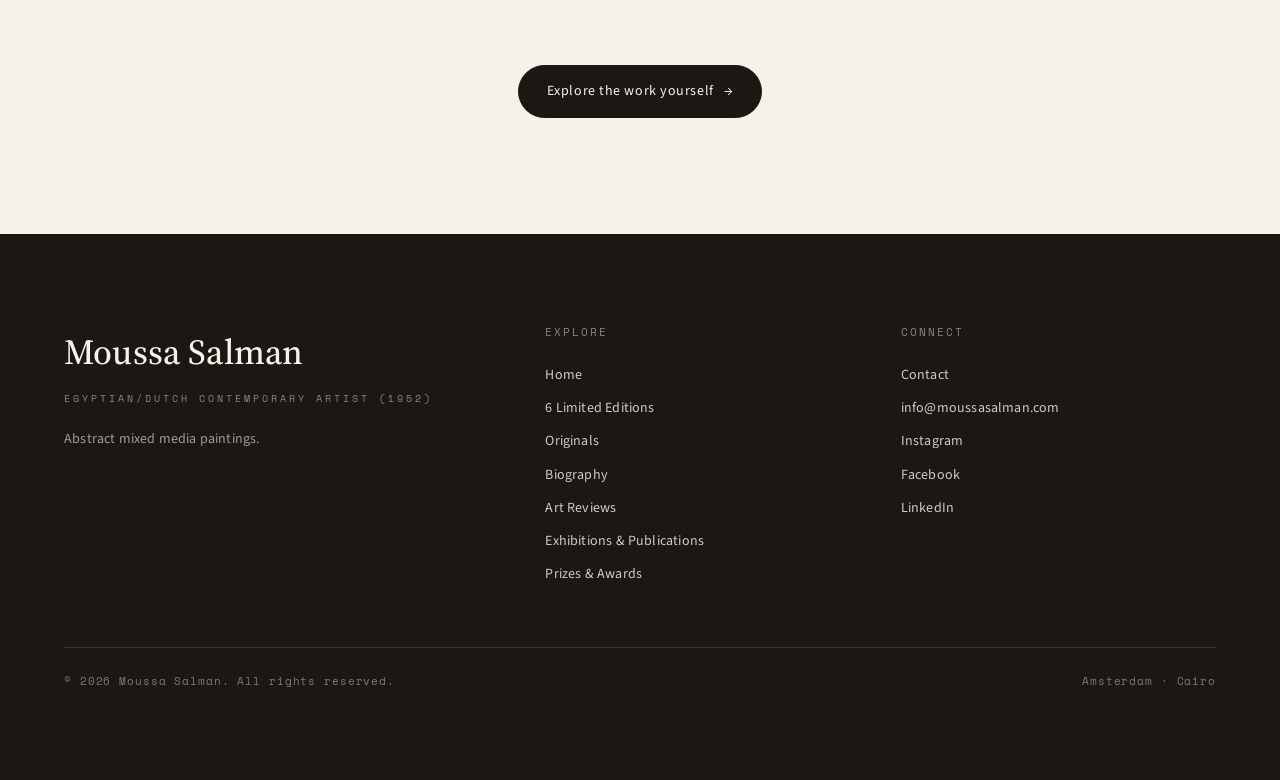
<file: reviews.html>
<!DOCTYPE html>
<html lang="en">
<head>
<meta charset="UTF-8">
<meta name="viewport" content="width=device-width, initial-scale=1.0">
<title>Art Reviews &amp; Press | Moussa Salman</title>
<meta name="description" content="Critical reflections and press on the abstract paintings of Moussa Salman, work that finds beauty within chaos and despair.">
<link rel="canonical" href="https://moussasalman.com/reviews.html">
<meta name="author" content="Moussa Salman">
<meta name="robots" content="index, follow">
<meta property="og:type" content="website">
<meta property="og:site_name" content="Moussa Salman">
<meta property="og:locale" content="en_US">
<meta property="og:title" content="Art Reviews &amp; Press | Moussa Salman">
<meta property="og:description" content="Critical reflections and press on the abstract paintings of Moussa Salman, work that finds beauty within chaos and despair.">
<meta property="og:url" content="https://moussasalman.com/reviews.html">
<meta property="og:image" content="https://moussasalman.com/img/og-image.jpg">
<meta property="og:image:width" content="1200">
<meta property="og:image:height" content="630">
<meta property="og:image:alt" content="Painting by Moussa Salman with his name and title">
<meta name="twitter:card" content="summary_large_image">
<meta name="twitter:title" content="Art Reviews &amp; Press | Moussa Salman">
<meta name="twitter:description" content="Critical reflections and press on the abstract paintings of Moussa Salman, work that finds beauty within chaos and despair.">
<meta name="twitter:image" content="https://moussasalman.com/img/og-image.jpg">
<meta name="twitter:image:alt" content="Painting by Moussa Salman with his name and title">
<meta name="theme-color" content="#1B1813">
<link rel="icon" href="/favicon.ico" sizes="any">
<link rel="icon" href="img/favicon-32.png" sizes="32x32" type="image/png">
<link rel="icon" href="img/favicon.png" sizes="64x64" type="image/png">
<link rel="apple-touch-icon" href="img/apple-touch-icon.png">
<link rel="manifest" href="site.webmanifest">
<link rel="preconnect" href="https://fonts.googleapis.com">
<link rel="preconnect" href="https://fonts.gstatic.com" crossorigin>
<link rel="stylesheet" href="styles.css?v=2">
<style>
  /* ---- press / full reviews layout ---- */
  .press{max-width:880px;margin:0 auto}
  .piece{padding-block:clamp(38px,6vw,66px);border-bottom:1px solid var(--line)}
  .piece:first-child{border-top:1px solid var(--line)}
  .piece-meta{display:flex;justify-content:space-between;align-items:baseline;gap:16px;flex-wrap:wrap;margin-bottom:22px}
  .piece-meta .src-name{font-family:var(--serif);font-size:1.5rem;font-weight:500;letter-spacing:-.01em}
  .piece-meta .src-date{font-family:var(--mono);font-size:11px;letter-spacing:.16em;text-transform:uppercase;color:var(--ink-faint)}
  .piece-quote{font-family:var(--serif);font-style:italic;font-size:clamp(1.5rem,3.2vw,2.4rem);line-height:1.3;letter-spacing:-.01em;color:var(--ink)}
  .piece-quote .mk{font-style:normal;color:var(--accent)}
  .piece-by{font-family:var(--mono);font-size:11px;letter-spacing:.14em;text-transform:uppercase;color:var(--ink-faint);margin-top:20px}
  .piece-by b{color:var(--accent);font-weight:400}
  details.piece-full{margin-top:28px}
  details.piece-full>summary{display:inline-flex;align-items:center;gap:9px;width:fit-content;cursor:pointer;list-style:none;
    font-family:var(--mono);font-size:11px;letter-spacing:.16em;text-transform:uppercase;color:var(--ink);
    border-bottom:1px solid var(--line);padding-bottom:6px;transition:color .25s,border-color .25s}
  details.piece-full>summary::-webkit-details-marker{display:none}
  details.piece-full>summary .arr{transition:transform .35s var(--ease)}
  details.piece-full[open]>summary .arr{transform:rotate(90deg)}
  details.piece-full>summary:hover{color:var(--accent);border-color:var(--accent)}
  .fulltext{max-width:680px;margin-top:28px}
  .fulltext p{font-size:1.04rem;line-height:1.78;color:var(--ink-soft);margin-bottom:1.25em}
  .fulltext .epigraph{font-family:var(--serif);font-style:italic;font-size:1.18rem;line-height:1.4;color:var(--ink);margin-bottom:1.5em}
  .fulltext .epigraph .cite{display:block;font-style:normal;font-family:var(--mono);font-size:10.5px;letter-spacing:.14em;text-transform:uppercase;color:var(--ink-faint);margin-top:9px}
</style>
<script type="application/ld+json">
{"@context":"https://schema.org","@type":"BreadcrumbList","itemListElement":[{"@type":"ListItem","position":1,"name":"Home","item":"https://moussasalman.com/"},{"@type":"ListItem","position":2,"name":"Art Reviews","item":"https://moussasalman.com/reviews.html"}]}
</script>
<script data-goatcounter="https://moussasalman.goatcounter.com/count"
        async src="//gc.zgo.at/count.js"></script>
</head>
<body>

<header class="site-head">
  <div class="wrap">
    <a class="brand" href="index.html">
      <span class="name">Moussa Salman</span>
      <span class="sub">Contemporary Artist (1952)</span>
    </a>
    <nav class="nav" aria-label="Primary">
      <a href="index.html">Home</a>
      <a href="limitededitions.html">6 Limited Editions</a>
      <a href="originals.html">Originals</a>
      <a href="biography.html">Biography</a>
      <a href="reviews.html" class="active">Art Reviews</a>
      <a href="exhibitions.html">Exhibitions &amp; Publications</a>
      <a href="awards.html">Prizes &amp; Awards</a>
      <a href="https://www.instagram.com/moussasalmanart/" target="_blank" rel="noopener">Instagram</a>
      <a href="contact.html" class="cta">Contact</a>
    </nav>
    <button class="burger" aria-label="Menu"><span></span><span></span></button>
  </div>
</header>
<div class="nav-scrim"></div>

<section class="page-band">
  <div class="wrap">
    <span class="eyebrow">Art Reviews</span>
    <h1>What critics see</h1>
    <p class="lead">Reflections on a body of work that turns turbulence into colour. Read from many perspectives, yet unmistakably one voice.</p>
  </div>
</section>

<!-- featured quote -->
<section class="statement">
  <div class="wrap">
    <span class="eyebrow">Feature interview</span>
    <a href="https://aatonau.com/moussa-salman-an-artistic-journey-between-cairo-and-amsterdam/" target="_blank" rel="noopener" style="text-decoration:none;color:inherit;display:block">
      <blockquote style="margin-top:26px">“Moussa Salman: an artistic journey between Cairo and Amsterdam.”</blockquote>
    </a>
    <div class="who" style="display:flex;align-items:center;gap:18px;flex-wrap:wrap">
      <span>AATONAU — Artist Interview</span>
      <a href="https://aatonau.com/moussa-salman-an-artistic-journey-between-cairo-and-amsterdam/" target="_blank" rel="noopener" style="display:inline-flex;align-items:center;gap:8px;color:var(--paper);border-bottom:1px solid rgba(245,242,236,.4);padding-bottom:3px;letter-spacing:.16em">Read the full interview <span aria-hidden="true">↗</span></a>
    </div>
  </div>
</section>

<section>
  <div class="wrap">
    <div class="sec-head" style="margin-bottom:42px">
      <div>
        <span class="eyebrow">In full</span>
        <h2>The reviews,<br>word for word</h2>
      </div>
    </div>

    <div class="press">

      <article class="piece reveal">
        <div class="piece-meta">
          <span class="src-name">LensCulture</span>
          <span class="src-date">Portfolio Review · August 2019</span>
        </div>
        <p class="piece-quote"><span class="mk">“</span>You are masterful with your use of color, where you produce dramatic scenarios — most of which are playful and yet disturbing to the norms of our daily reality.<span class="mk">”</span></p>
        <div class="piece-by">— <b>LensCulture</b> · Portfolio Review, August 2019</div>
        <details class="piece-full">
          <summary>Read the full review <span class="arr">→</span></summary>
          <div class="fulltext">
            <p>Hello Moussa. I chose your portfolio of images to review because it's visually interesting. I have taken some time to study your photos, looking for visual clues that communicate how your ideas for your photography manifest in the photos. You are obviously a skilled photographer with a strong sense of vision for how you want your photos to appear. You provided a brief statement but it doesn't talk about these fascinating ideas! Your photos show the viewer where our perceptions either overlap with reality or miss it all together!</p>
            <p>I think the photos also, through painterly compositions, create a bridge between what we perceive and the reality our mind imposes on what we see. One of the important parts of your photography has to do with the juxtaposition of elements in the images. They catch the viewer's attention and make them take notice of something — that something unusual is happening, something out of the ordinary.</p>
            <p>This collision of realities is important to these photos. Plus, your full color range and richness of the contrast makes this a very mysterious group of images. From what I see you are masterful with your use of color, where you produce dramatic scenarios, most of which are playful and yet disturbing to the norms of our daily reality. The photos show the unpredictability of situations where we rely on defined ways of seeing and thinking. These images break out of the box that our perception likes to put everything into. The viewer can't tell which way is up or down, whether there are two dimensions or three. There is a question about whether we are looking at an actual representation of a scene or the surreal, colorful interpretation of your imagination.</p>
            <p>You don't show humans directly, but they are present in the artistry and the scenes. These imaginary worlds remove the viewer from their commonly understood vantage points and you take them into more surreal, enigmatic worlds. By compositionally isolating the subjects in the photos you create compositions that promote feelings of uncertainty and disorder, as though chaos is taking control of man's structured world. By moving and removing the context of the subjects the images become very abstract. You put the viewer in a position to speculate what (or where) it is they are seeing. Because of this, all the images evoke ideas around vantage point, perception, and imagination.</p>
            <p>Somehow the photos communicate ideas about our reality and the way it can blend with a different reality of transformation. In this way there is change, danger, and a fluid movement into alternate realities. I think your ideas and your observations are fascinating. For me, the images are powerful in a group, but they are also beautiful as individual photos.</p>
            <p>Most of your photos fit within the familiar 35mm photographic frame. The manmade structures appear to be geometric-graphic elements on the page, prompting the viewer to ask questions about purpose and meaning of these creative abstractions. The photos are interesting because they blur the line between photography and compositional, poetic design. These visual abstractions and the invading chaos are clearly important characters in your stories. I think you are also asking that the viewer be sensitive enough to look deeply at your images, to see the details you have included in the frame and to consider the issues you talk about in your statement.</p>
            <p>A second observation / suggestion also has to do with presentation. I suggest that the photos would be effective in a book. I think your ideas, combined with the photos, will make a more cohesive presentation. Also with a book, the viewer can hold the images, making the interaction more personal. But it would be helpful and interesting for you to share your ideas along with the images. And you would have to come up with a creative title!</p>
            <p>Your images are very dynamic. They are full of observations and questions about life, perception, and beauty in the natural / imaginary world! Your images prove that being observant and creative is very exciting and who knows where it will lead. Also, don't feel like you need to be married to the photography world. I think that your images would do well in an “art” environment. Your photos really do cross a lot of boundaries, which is highly encouraged in the art world.</p>
            <p>You say, “When I tried digital manipulation I noticed that I completely change the photograph I'm working with and I bring out a completely different side to it since I'm originally a painter. I don't know of artists that use this method, and so I'm wondering if in your opinion I'm going in the right direction with this?” Yes, I think this direction is interesting and I hope what I have said in my review supports my opinion!</p>
            <p>I have enjoyed looking at your photos and it is clear that photography is one of your passions! Your images and your project are very thought-provoking and creative. They are full of stories waiting to be discovered! I would strongly encourage you to keep pursuing your interest in your skillful vision of finding these abstract photos. But keep looking at lots of portfolios and really challenge yourself to keep doing something unique, and look for photographers whose work inspires you. I very much enjoyed looking at your photos and I appreciate the way your images are masterfully considered and carefully designed. I hope this review is helpful and I look forward to seeing what you will do next!</p>
          </div>
        </details>
      </article>

      <article class="piece reveal">
        <div class="piece-meta">
          <span class="src-name">LensCulture</span>
          <span class="src-date">Portfolio Review · August 2023</span>
        </div>
        <p class="piece-quote"><span class="mk">“</span>The particularity of your work allows you to combine the real and the imaginary, the tangible and the abstract — resulting in visually captivating and thought-provoking compositions.<span class="mk">”</span></p>
        <div class="piece-by">— <b>LensCulture</b> · Portfolio Review, August 2023</div>
        <details class="piece-full">
          <summary>Read the full review <span class="arr">→</span></summary>
          <div class="fulltext">
            <p>Hello Moussa, and thanks for your submission.</p>
            <p>Your images present a captivating exploration of beauty amidst chaos and despair. Each of your paintings exudes a sense of controlled randomness, inviting viewers to experience their unique perspective and delve into the depths of your creative expression.</p>
            <p>Your art offers viewers a multitude of interpretations and perspectives. Your intention to express yourself and convey your thoughts is noticeable in each of the images you have submitted. Your ability to strike a balance between randomness and control adds an exciting layer of complexity to your work. The juxtaposition of chaos and order in your paintings reflects the complex dance of life, where beauty often emerges from the most unexpected places.</p>
            <p>Your claim that your work can be seen from various angles is undoubtedly accurate. Your art possesses an inherent ambiguity, allowing each viewer to find their own meaning within the swirling strokes and vivid images. Whether one perceives the pursuit of beauty, the manifestation of emotion, or a commentary on the human condition, you successfully cultivate a space for diverse interpretations.</p>
            <p>While the term “mixed media photography” may encompass elements of your artistic process, it falls somewhat short of accurately describing the unique fusion you achieve through the combination of photography and digital painting. Your artwork transcends traditional categorizations and creates a distinct visual language that transcends the limitations of a single medium. Your artistic practice involves using photography as a base and then enhancing and transforming it through digital painting techniques. Given the innovative and distinctive nature of your work, it might be more appropriate to describe it as a form of “hybrid art” or “digital mixed media” — terms that recognize the fusion of photography and digital painting while emphasizing the distinctiveness of your practice. Ultimately, choosing how to label your work is personal and should align with your artistic intent.</p>
            <p>I don't know if I agree with your decision to submit these images to a street photography contest. Street photography has traditionally focused on capturing unseen, candid moments of everyday life in public spaces. Your work, with its mix of photography and digital painting, offers a departure from those conventional norms. Of course, your submission could be a refreshing addition that challenges the boundaries of street photography — however, I feel it would be judged more fairly in a more appropriate LensCulture competition such as the Art Photography Awards.</p>
            <p>In closing, I must emphasize that the particularity of your work allows you to combine the real and the imaginary, the tangible and the abstract, resulting in visually captivating and thought-provoking compositions. This fusion of different elements creates a visual language that is uniquely yours, setting your artwork apart and making it instantly recognizable.</p>
            <p>Keep up the good work, and I'll be glad to see more from you in the future.</p>
          </div>
        </details>
      </article>

      <article class="piece reveal">
        <div class="piece-meta">
          <span class="src-name">M.A.D.S Milano</span>
          <span class="src-date">Art Curator · July 2020</span>
        </div>
        <p class="piece-quote"><span class="mk">“</span>His art can be seen from many perspectives, but all represent the search for beauty in chaos and despair.<span class="mk">”</span></p>
        <div class="piece-by">— <b>Federica D'Avanzo</b>, Art Curator · M.A.D.S Milano, July 2020</div>
        <details class="piece-full">
          <summary>Read the full review <span class="arr">→</span></summary>
          <div class="fulltext">
            <p class="epigraph">“Every artist dips his brush in his own soul, and paints his own nature into his pictures.”<span class="cite">Henry Ward Beecher</span></p>
            <p>Moussa Salman is a Dutch / Egyptian artist. He studied economics in Cairo, Egypt, but never approached the study of artistic education. In fact, he is self-taught and his art is linked to strong episodes that have marked his life. His artistic orientation is definitely autobiographic. <em>Shadows</em> is an abstract work that conveys a strong chromatic game, whose centre metaphorically represents a vortex. The condition of the artist largely involves the stylistic, chromatic and luministic qualities of the painting; the pictorial material is in fact corroded and scratched, and seems to unravel under the eyes of the observer. Meanwhile, the lighting factor holds on dark tones, cold colours that seem to emanate their own brightness.</p>
            <p>The artist chooses to imagine completely abstract figures, whose ineluctable putrefaction of matter does not intend to describe the bodies of the figures, but their souls, rendered through sketches of colour; in this way their presence is represented by matter, made of feelings and passions. This bold composition, for the lack of a drawing and chiaroscuro, is the result of a well-defined and internalized choice. His art can be seen from many perspectives, but all represent the search for beauty in chaos and despair. Many have been the artists who in the course of the history of art have marked epochs — like Picasso or Munch, who used pain as the main source of emotions, of concentration, of creativity.</p>
            <p class="epigraph">“Love art. Of all lies, it is the least untrue.”<span class="cite">Gustave Flaubert</span></p>
          </div>
        </details>
      </article>

      <article class="piece reveal">
        <div class="piece-meta">
          <span class="src-name">Global Art Agency</span>
          <span class="src-date">MACA DMCC · July 2020</span>
        </div>
        <p class="piece-quote"><span class="mk">“</span>The beauty with this work is how you see something different every time you view it.<span class="mk">”</span></p>
        <div class="piece-by">— <b>Curatorial Team</b>, Global Art Agency · July 2020</div>
        <details class="piece-full">
          <summary>Read the full review <span class="arr">→</span></summary>
          <div class="fulltext">
            <p>Moussa Salman is a surrealist artist who creates very vibrant and abstract artwork. This contemporary work depicts a lot of emotions; you get lost in the patterns, which have an immersive feel.</p>
            <p>The beauty with this work is how you see something different every time you view it. The patterns work well together and move around each other to create a tranquil feeling.</p>
            <p>Salman is a Dutch Egyptian and has been a contemporary artist for 20 years based in Amsterdam. Salman creates contemporary art in the form of paintings and mixed media.</p>
          </div>
        </details>
      </article>

    </div>

    <p class="body" style="text-align:center;margin-top:44px;color:var(--ink-faint);font-size:14px;max-width:60ch;margin-left:auto;margin-right:auto">Full reviews and critiques received from international art bodies, curators and portfolio reviewers.</p>
  </div>
</section>

<section style="padding-top:0">
  <div class="wrap narrow" style="text-align:center">
    <a href="limitededitions.html" class="btn">Explore the work yourself <span class="arr">→</span></a>
  </div>
</section>

<footer class="site-foot">
  <div class="wrap">
    <div class="grid">
      <div class="brandcol">
        <div class="name">Moussa Salman</div>
        <div class="sub">Egyptian/Dutch Contemporary Artist (1952)</div>
        <p style="color:rgba(245,242,236,.6);font-size:14px;margin-top:20px;max-width:34ch">Abstract mixed media paintings.</p>
      </div>
      <div>
        <h4>Explore</h4>
        <a href="index.html">Home</a>
        <a href="limitededitions.html">6 Limited Editions</a>
      <a href="originals.html">Originals</a>
          <a href="biography.html">Biography</a>
        <a href="reviews.html">Art Reviews</a>
        <a href="exhibitions.html">Exhibitions &amp; Publications</a>
        <a href="awards.html">Prizes &amp; Awards</a>
      </div>
      <div>
        <h4>Connect</h4>
        <a href="contact.html">Contact</a>
        <a href="mailto:info@moussasalman.com">info@moussasalman.com</a>
        <a href="https://www.instagram.com/moussasalmanart/" target="_blank" rel="noopener">Instagram</a>
        <a href="https://www.facebook.com/MoussaSalmanArt/" target="_blank" rel="noopener">Facebook</a>
        <a href="https://www.linkedin.com/in/moussa-salman/" target="_blank" rel="noopener">LinkedIn</a>
      </div>
    </div>
    <div class="foot-base">
      <span>© <span id="yr"></span> Moussa Salman. All rights reserved.</span>
      <span>Amsterdam · Cairo</span>
    </div>
  </div>
</footer>

<script src="site.js?v=3"></script>
<script>document.getElementById('yr').textContent=new Date().getFullYear();</script>
</body>
</html>
</file>
<file: styles.css>
/* ============================================================
   MOUSSA SALMAN — Quiet Gallery design system
   ============================================================ */
@import url('https://fonts.googleapis.com/css2?family=Source+Serif+4:ital,opsz,wght@0,8..60,400;0,8..60,500;0,8..60,600;0,8..60,700;1,8..60,400;1,8..60,500&family=Source+Sans+3:wght@400;500;600;700&family=Space+Mono:wght@400;700&display=swap');

:root{
  --paper:#F5F2EC;
  --paper-2:#EEEAE0;
  --paper-3:#E7E2D6;
  --ink:#1B1813;
  --ink-soft:#403B32;
  --ink-faint:#6B645A;
  --line:rgba(27,24,19,0.14);
  --line-soft:rgba(27,24,19,0.08);
  --accent:oklch(0.46 0.10 42);      /* muted oxblood/terracotta */
  --accent-deep:oklch(0.38 0.09 40);

  --serif:'Source Serif 4',Georgia,serif;
  --sans:'Source Sans 3',system-ui,-apple-system,sans-serif;
  --mono:'Space Mono','SFMono-Regular',monospace;

  --maxw:1320px;
  --textw:680px;
  --pad:clamp(20px,5vw,72px);
  --ease:cubic-bezier(.22,.61,.36,1);
}

*{box-sizing:border-box;margin:0;padding:0}
html{-webkit-text-size-adjust:100%;scroll-behavior:smooth;overflow-x:clip}
body{
  background:var(--paper);
  color:var(--ink);
  font-family:var(--sans);
  font-weight:400;
  font-size:18px;
  line-height:1.65;
  letter-spacing:.01em;
  -webkit-font-smoothing:antialiased;
  text-rendering:optimizeLegibility;
  overflow-x:clip;
}
img{display:block;max-width:100%}
a{color:inherit;text-decoration:none}

/* ---------- type ---------- */
h1,h2,h3{font-family:var(--serif);font-weight:500;line-height:1.04;letter-spacing:-.01em}
.display{
  font-family:var(--serif);
  font-weight:500;
  font-size:clamp(2.6rem,7vw,5.6rem);
  line-height:.98;
  letter-spacing:-.015em;
}
.display em{font-style:italic;color:var(--accent)}
.eyebrow{
  font-family:var(--mono);
  font-size:12px;
  letter-spacing:.32em;
  text-transform:uppercase;
  color:var(--ink-faint);
}
.lead{
  font-family:var(--serif);
  font-size:clamp(1.4rem,2.6vw,1.9rem);
  line-height:1.4;
  font-weight:400;
  color:var(--ink-soft);
}
p.body{font-size:1.05rem;line-height:1.75;color:var(--ink-soft)}
.prose p{font-size:1.08rem;line-height:1.8;color:var(--ink-soft);margin-bottom:1.4em}
.prose p:first-of-type::first-letter{
  font-family:var(--serif);
  font-size:4.4rem;
  float:left;
  line-height:.78;
  padding:.05em .12em 0 0;
  color:var(--ink);
  font-weight:500;
}

/* ---------- layout helpers ---------- */
.wrap{max-width:var(--maxw);margin:0 auto;padding-left:var(--pad);padding-right:var(--pad)}
.narrow{max-width:var(--textw);margin-left:auto;margin-right:auto}
section{padding-block:clamp(56px,9vw,120px)}
.rule{height:1px;background:var(--line);border:0}

/* ---------- header ---------- */
.site-head{
  position:sticky;top:0;z-index:60;
  background:color-mix(in oklab,var(--paper) 86%,transparent);
  backdrop-filter:saturate(1.2) blur(14px);
  border-bottom:1px solid var(--line-soft);
}
.site-head .wrap{display:flex;align-items:center;justify-content:space-between;height:72px}
.brand{display:flex;flex-direction:column;line-height:1}
.brand .name{font-family:var(--serif);font-size:1.5rem;font-weight:600;letter-spacing:.01em}
.brand .sub{font-family:var(--mono);font-size:8.5px;letter-spacing:.28em;text-transform:uppercase;color:var(--ink-faint);margin-top:5px;white-space:nowrap}
@media(max-width:420px){.brand .sub{letter-spacing:.18em;font-size:8px}}
.nav{display:flex;align-items:center;gap:22px}
.nav a{
  font-size:13px;letter-spacing:.02em;color:var(--ink-soft);white-space:nowrap;
  position:relative;padding-block:4px;transition:color .25s var(--ease);
}
.nav a::after{
  content:"";position:absolute;left:0;bottom:-2px;width:100%;height:1px;
  background:var(--ink);transform:scaleX(0);transform-origin:left;
  transition:transform .3s var(--ease);
}
.nav a:hover{color:var(--ink)}
.nav a:hover::after,.nav a.active::after{transform:scaleX(1)}
.nav a.active{color:var(--ink)}
.nav .cta{
  border:1px solid var(--ink);border-radius:100px;padding:9px 18px;color:var(--ink);
  transition:background .3s var(--ease),color .3s var(--ease);
}
.nav .cta::after{display:none}
.nav .cta:hover{background:var(--ink);color:var(--paper)}
.burger{display:none;width:30px;height:30px;position:relative;background:none;border:0;cursor:pointer}
.burger span{position:absolute;left:3px;right:3px;height:1.5px;background:var(--ink);transition:.3s var(--ease)}
.burger span:nth-child(1){top:9px}
.burger span:nth-child(2){bottom:9px}
.menu-open .burger span:nth-child(1){top:14px;transform:rotate(45deg)}
.menu-open .burger span:nth-child(2){bottom:14px;transform:rotate(-45deg)}

/* ---------- buttons ---------- */
.btn{
  display:inline-flex;align-items:center;gap:10px;
  font-family:var(--sans);font-size:14px;letter-spacing:.04em;
  padding:14px 28px;border-radius:100px;cursor:pointer;
  border:1px solid var(--ink);background:var(--ink);color:var(--paper);
  transition:transform .35s var(--ease),background .35s var(--ease),color .35s var(--ease);
}
.btn:hover{background:transparent;color:var(--ink);transform:translateY(-2px)}
.btn-ghost{background:transparent;color:var(--ink)}
.btn-ghost:hover{background:var(--ink);color:var(--paper)}
.btn .arr{transition:transform .35s var(--ease)}
.btn:hover .arr{transform:translateX(4px)}

/* ---------- hero ---------- */
.hero{position:relative;padding-top:clamp(16px,3vw,44px);padding-bottom:clamp(40px,6vw,72px)}
.hero-grid{display:grid;grid-template-columns:1.05fr 1.25fr;gap:clamp(28px,5vw,72px);align-items:start}
.hero-copy .display{margin:.18em 0 .5em}
.hero-meta{display:flex;gap:26px;margin-top:34px;flex-wrap:wrap}
.hero-meta .stat .n{font-family:var(--serif);font-size:1.9rem;line-height:1}
.hero-meta .stat .l{font-family:var(--mono);font-size:10.5px;letter-spacing:.18em;text-transform:uppercase;color:var(--ink-faint);margin-top:7px}
.hero-figure{position:relative}
.hero-figure img{width:100%;height:auto;box-shadow:0 40px 80px -40px rgba(27,24,19,.5)}
.hero-figure figcaption{
  display:flex;justify-content:space-between;gap:12px;margin-top:14px;
  font-family:var(--mono);font-size:11px;letter-spacing:.1em;text-transform:uppercase;color:var(--ink-faint);
}
.hero-figure figcaption .t{color:var(--ink)}
/* museum-style placard — below the work, aligned right */
.hero-slideshow{position:relative}
.hero-slideshow figcaption{
  position:static;display:block;width:fit-content;margin:18px 0 0 auto;text-align:left;max-width:85%;
  background:#fff;color:var(--ink);padding:14px 18px;
  border:1px solid rgba(27,24,19,.08);box-shadow:0 10px 28px -12px rgba(27,24,19,.4)}
.hero-slideshow figcaption .t{display:block;font-family:var(--serif);font-style:italic;
  font-size:clamp(1.02rem,1.4vw,1.3rem);line-height:1.18;letter-spacing:0;text-transform:none;color:var(--ink)}
.hero-slideshow figcaption #hsMeta{display:block;margin-top:5px;text-align:right;
  font-family:var(--mono);font-size:10px;letter-spacing:.14em;text-transform:uppercase;color:var(--ink-faint)}
/* hero slideshow — paintings shown in full (no crop) on a soft mat */
.hero-slideshow .hero-slides{position:relative;aspect-ratio:4/3;overflow:hidden;background:#000;border:clamp(7px,1vw,12px) solid #000;
  box-shadow:0 40px 80px -40px rgba(27,24,19,.5);transition:aspect-ratio .7s var(--ease)}
.hero-slideshow .hs-img{position:absolute;inset:0;width:100%;height:100%;padding:0;box-sizing:border-box;object-fit:cover;opacity:0;transition:opacity 1.2s var(--ease)}
.hero-slideshow .hs-img.is-active{opacity:1}
.hero-slideshow figcaption .t,.hero-slideshow figcaption span{transition:opacity .5s var(--ease)}
@media(max-width:560px){
  .hero-slideshow .hs-img{padding:0}
  .hero-slideshow figcaption{margin-top:14px;padding:11px 14px;max-width:90%}
  .hero-slideshow figcaption .t{font-size:1rem}
  .hero-slideshow figcaption #hsMeta{font-size:9px}
}

/* ---------- section heading ---------- */
.sec-head{display:flex;justify-content:space-between;align-items:flex-end;gap:24px;margin-bottom:48px;flex-wrap:wrap}
.sec-head h2{font-size:clamp(2rem,4vw,3.2rem)}
.sec-head .eyebrow{margin-bottom:16px}

/* ---------- page band ---------- */
.page-band{padding-top:clamp(48px,7vw,92px);padding-bottom:clamp(28px,4vw,44px);border-bottom:1px solid var(--line)}
.page-band .eyebrow{margin-bottom:20px}
.page-band h1{font-size:clamp(2.6rem,6vw,4.6rem);line-height:1}
.page-band .lead{margin-top:24px;max-width:46ch}

/* ---------- masonry gallery ---------- */
.gallery{columns:3;column-gap:clamp(14px,1.6vw,24px)}
.gallery .item{break-inside:avoid;margin-bottom:clamp(14px,1.6vw,24px);cursor:zoom-in;position:relative}
.gallery .item img{
  width:100%;height:auto;background:var(--paper-3);
  transition:transform .6s var(--ease),filter .6s var(--ease);
}
.gallery .item .cap{
  display:flex;justify-content:space-between;align-items:baseline;gap:10px;padding:12px 3px 2px;
  font-family:var(--serif);font-size:1.05rem;letter-spacing:0;text-transform:none;color:var(--ink-faint);
}
.gallery .item .cap .t{color:var(--ink);font-weight:600}
.gallery .item .cap span:last-child{color:var(--ink-soft);font-size:.95rem}
.gallery .item .price-tag{display:flex;flex-direction:column;gap:2px;padding:8px 3px 2px;
  font-family:var(--sans);font-size:13px;font-weight:500;letter-spacing:.01em;color:var(--ink-soft);font-feature-settings:"tnum"}
.gallery .item .price-tag .ed{font-size:11.5px;letter-spacing:.02em;color:var(--ink-faint)}
.gallery .item .price-tag .pr{color:var(--ink);font-weight:600}
.gallery .item .price-tag span:last-child{color:var(--ink);font-weight:700}
.gallery .item:hover img{filter:brightness(.94)}
.gallery .item:hover .cap{opacity:1;transform:none}
@media(max-width:900px){.gallery{columns:2}}
@media(max-width:560px){.gallery{columns:1}}

/* selected works (home) — asymmetric */
.selected{display:grid;grid-template-columns:repeat(12,1fr);gap:clamp(16px,2vw,30px)}
.selected figure{position:relative;overflow:hidden}
.selected figure img{width:100%;height:100%;object-fit:cover;transition:transform .8s var(--ease)}
.selected figure:hover img{transform:scale(1.04)}
.selected figcaption{
  margin-top:12px;display:flex;justify-content:space-between;gap:10px;
  font-family:var(--mono);font-size:11px;letter-spacing:.08em;text-transform:uppercase;color:var(--ink-faint);
}
.selected figcaption .t{color:var(--ink)}
.s-tall{grid-column:span 4}
.s-wide{grid-column:span 8}
.s-half{grid-column:span 6}
.s-third{grid-column:span 4}
@media(max-width:760px){
  .s-tall,.s-wide,.s-half,.s-third{grid-column:span 12}
}

/* ---------- lightbox ---------- */
.lb{position:fixed;inset:0;z-index:120;background:rgba(18,16,12,.94);
  display:flex;align-items:center;justify-content:center;padding:clamp(16px,4vw,56px);
  opacity:0;visibility:hidden;transition:opacity .4s var(--ease),visibility .4s}
.lb.open{opacity:1;visibility:visible}
.lb img{max-width:100%;max-height:82vh;width:auto;height:auto;box-shadow:0 30px 80px -30px #000}
.lb-cap{position:absolute;left:0;right:0;bottom:clamp(16px,3vw,32px);text-align:center;color:#EDE7DA;
  font-family:var(--mono);font-size:12px;letter-spacing:.12em;text-transform:uppercase}
.lb-cap .t{color:#fff;font-weight:700}
.lb-close,.lb-nav{position:absolute;background:none;border:0;color:#EDE7DA;cursor:pointer;transition:color .25s,transform .25s}
.lb-close{top:clamp(14px,3vw,28px);right:clamp(16px,3vw,32px);font-size:30px;line-height:1}
.lb-close:hover{color:#fff;transform:rotate(90deg)}
.lb-nav{top:50%;transform:translateY(-50%);font-size:34px;padding:18px}
.lb-nav:hover{color:#fff}
.lb-prev{left:clamp(4px,1vw,18px)}
.lb-next{right:clamp(4px,1vw,18px)}
/* two-pane lightbox with edition pricing */
.lb-stage{display:flex;gap:clamp(22px,3.5vw,52px);align-items:center;justify-content:center;width:100%;max-width:1180px;max-height:86vh}
.lb-imgwrap{flex:1 1 auto;min-width:0;display:flex;align-items:center;justify-content:center}
.lb-stage img{max-width:100%;max-height:84vh;width:auto;height:auto;box-shadow:0 30px 80px -30px #000}
.lb-info{flex:0 0 clamp(260px,30vw,360px);align-self:center;text-align:left;color:#EDE7DA}
.lb-title{font-family:var(--mono);letter-spacing:.06em;text-transform:uppercase;display:flex;flex-wrap:wrap;align-items:baseline;gap:8px}
.lb-title .t{color:#fff;font-weight:700;font-size:clamp(16px,1.4vw,20px);letter-spacing:.04em}
.lb-title .y{color:rgba(237,231,218,.55);font-size:12px}
.lb-medium{font-family:var(--mono);font-size:11px;letter-spacing:.07em;text-transform:uppercase;color:rgba(237,231,218,.55);line-height:1.55;margin:12px 0 18px}
.lb-editions{display:flex;flex-direction:column;border-top:1px solid rgba(237,231,218,.16)}
.lb-ed{display:grid;grid-template-columns:auto 1fr auto auto;gap:14px;align-items:baseline;padding:11px 0;border-bottom:1px solid rgba(237,231,218,.12);font-family:var(--mono)}
.lb-ed .n{color:rgba(237,231,218,.45);font-size:11px;letter-spacing:.04em}
.lb-ed .sz{color:rgba(237,231,218,.92);font-size:13px;letter-spacing:.03em}
.lb-ed .pr{color:#fff;font-family:var(--sans);font-weight:700;font-size:16px;letter-spacing:.02em;white-space:nowrap;justify-self:end;font-feature-settings:"tnum"}
.lb-ed .ed-inq{font-family:var(--mono);font-size:10px;letter-spacing:.12em;text-transform:uppercase;color:rgba(237,231,218,.7);text-decoration:none;border:1px solid rgba(237,231,218,.28);padding:5px 10px;border-radius:999px;white-space:nowrap;transition:color .25s,border-color .25s,background .25s}
.lb-ed .ed-inq:hover{color:var(--ink);background:#EDE7DA;border-color:#EDE7DA}
.lb-enquire{margin-top:22px}
@media(max-width:820px){
  .lb{align-items:flex-start;overflow:auto}
  .lb-stage{flex-direction:column;max-height:none;gap:20px}
  .lb-stage img{max-height:46vh}
  .lb-info{flex:none;width:100%;max-width:460px}
}

/* ---------- statement / quote ---------- */
.statement{background:var(--ink);color:var(--paper)}
.statement .eyebrow{color:rgba(245,242,236,.5)}
.statement blockquote{
  font-family:var(--serif);font-weight:400;font-size:clamp(1.6rem,3.6vw,2.9rem);
  line-height:1.32;letter-spacing:-.01em;max-width:20ch;
}
.statement .who{font-family:var(--mono);font-size:11px;letter-spacing:.2em;text-transform:uppercase;color:rgba(245,242,236,.55);margin-top:28px}

/* review cards */
.reviews{columns:2;column-gap:clamp(20px,3vw,40px)}
.review{break-inside:avoid;margin-bottom:clamp(20px,3vw,36px);padding:34px 32px;border:1px solid var(--line);background:var(--paper-2)}
.review .mark{font-family:var(--serif);font-size:3rem;line-height:.5;color:var(--accent);display:block;height:24px}
.review p{font-family:var(--serif);font-size:1.32rem;line-height:1.5;color:var(--ink);font-style:italic;margin:10px 0 18px}
.review .src{font-family:var(--mono);font-size:10.5px;letter-spacing:.16em;text-transform:uppercase;color:var(--ink-faint)}
@media(max-width:680px){.reviews{columns:1}}

/* ---------- list rows (exhibitions / awards) ---------- */
.rows{border-top:1px solid var(--line)}
.row{display:grid;grid-template-columns:120px 1fr auto;gap:24px;align-items:baseline;
  padding:26px 0;border-bottom:1px solid var(--line)}
.row .yr{font-family:var(--mono);font-size:13px;color:var(--accent);letter-spacing:.05em}
.row .ti{font-family:var(--serif);font-size:1.5rem;line-height:1.2}
.row .pl{font-size:14px;color:var(--ink-faint);text-align:right}
@media(max-width:600px){
  .row{grid-template-columns:1fr;gap:6px}
  .row .pl{text-align:left}
}

/* memberships / chips */
.chips{display:flex;flex-wrap:wrap;gap:12px;margin-top:28px}
.chip{font-family:var(--mono);font-size:11px;letter-spacing:.1em;text-transform:uppercase;
  border:1px solid var(--line);border-radius:100px;padding:10px 18px;color:var(--ink-soft)}

/* ---------- two-col feature ---------- */
.split{display:grid;grid-template-columns:1fr 1fr;gap:clamp(28px,5vw,80px);align-items:center}
.split.portrait{grid-template-columns:.9fr 1.1fr}
@media(max-width:820px){.split,.split.portrait{grid-template-columns:1fr;gap:36px}}
.split img{width:100%;box-shadow:0 30px 70px -40px rgba(27,24,19,.5)}

/* ---------- contact ---------- */
.contact-grid{display:grid;grid-template-columns:1fr 1fr;gap:clamp(28px,5vw,72px)}
@media(max-width:760px){.contact-grid{grid-template-columns:1fr}}
.field{margin-bottom:22px}
.field label{display:block;font-family:var(--mono);font-size:11px;letter-spacing:.14em;text-transform:uppercase;color:var(--ink-faint);margin-bottom:9px}
.field input,.field textarea{
  width:100%;background:transparent;border:0;border-bottom:1px solid var(--line);
  padding:10px 0;font-family:var(--sans);font-size:1rem;color:var(--ink);transition:border-color .3s}
.field input:focus,.field textarea:focus{outline:0;border-color:var(--ink)}
.contact-line{display:flex;gap:14px;align-items:baseline;padding:18px 0;border-bottom:1px solid var(--line)}
.contact-line .k{font-family:var(--mono);font-size:11px;letter-spacing:.14em;text-transform:uppercase;color:var(--ink-faint);width:90px;flex:none}
.contact-line .v{font-family:var(--serif);font-size:1.35rem}
.contact-line a.v:hover{color:var(--accent)}

/* ---------- footer ---------- */
.site-foot{background:var(--ink);color:var(--paper);padding-block:clamp(48px,7vw,90px)}
.site-foot .grid{display:grid;grid-template-columns:1.4fr 1fr 1fr;gap:40px}
.site-foot .name{font-family:var(--serif);font-size:2.2rem;font-weight:500}
.site-foot .sub{font-family:var(--mono);font-size:10px;letter-spacing:.3em;text-transform:uppercase;color:rgba(245,242,236,.5);margin-top:10px}
.site-foot h4{font-family:var(--mono);font-size:11px;letter-spacing:.18em;text-transform:uppercase;color:rgba(245,242,236,.5);font-weight:400;margin-bottom:18px}
.site-foot a{color:rgba(245,242,236,.82);font-size:14px;display:block;padding:5px 0;transition:color .25s}
.site-foot a:hover{color:var(--paper)}
.foot-base{display:flex;justify-content:space-between;gap:16px;flex-wrap:wrap;margin-top:56px;padding-top:24px;border-top:1px solid rgba(245,242,236,.14);
  font-family:var(--mono);font-size:11px;letter-spacing:.08em;color:rgba(245,242,236,.45)}
@media(max-width:760px){.site-foot .grid{grid-template-columns:1fr 1fr}.site-foot .brandcol{grid-column:1/-1}}
@media(max-width:480px){.site-foot .sub{letter-spacing:.12em;font-size:9px;white-space:nowrap}}

/* ---------- reveal ---------- */
.reveal{opacity:0;transform:translateY(22px);transition:opacity .9s var(--ease),transform .9s var(--ease)}
.reveal.in{opacity:1;transform:none}

/* ---------- mobile nav ---------- */
@media(max-width:1180px){
  .burger{display:block}
  .nav{
    position:fixed;top:0;right:0;bottom:auto;left:auto;height:100vh;height:100dvh;
    width:min(82vw,360px);
    background:var(--paper-2);border-left:1px solid var(--line);
    flex-direction:column;align-items:flex-start;justify-content:center;gap:8px;overflow-y:auto;
    padding:40px var(--pad);transform:translateX(100%);visibility:hidden;transition:transform .45s var(--ease),visibility 0s linear .45s;z-index:55;
  }
  .menu-open .nav{transform:none;visibility:visible;transition:transform .45s var(--ease),visibility 0s}
  .nav a{font-family:var(--serif);font-size:1.5rem;line-height:1.15;color:var(--ink);padding:8px 0;white-space:normal;overflow-wrap:break-word;max-width:100%}
  .nav a::after{display:none}
  .nav .cta{margin-top:18px;font-size:1rem;padding:12px 26px}
  .nav-scrim{position:fixed;inset:0;background:rgba(27,24,19,.4);opacity:0;visibility:hidden;transition:.4s;z-index:54}
  .menu-open .nav-scrim{opacity:1;visibility:visible}
}
@media(min-width:1181px){.nav-scrim{display:none}}

/* hero responsive */
@media(max-width:860px){
  .hero{padding-top:clamp(20px,5vw,40px);padding-bottom:clamp(28px,6vw,48px)}
  .hero-grid{grid-template-columns:1fr;gap:clamp(22px,5vw,32px)}
  .hero-figure{order:-1}
  .hero-copy .display{font-size:clamp(2.2rem,8vw,3.4rem)!important;margin:.1em 0 .4em}
  .hero-meta{gap:18px 28px;margin-top:26px}
}
@media(max-width:560px){
  .hero-copy .display{font-size:clamp(2rem,8.6vw,2.8rem)!important}
  .hero-copy .lead{font-size:1.02rem}
  .hero-meta{gap:14px 20px;margin-top:22px}
  .hero-meta .stat{flex:1 1 40%}
  .hero-meta .stat .n{font-size:1.55rem}
  .hero-meta .stat .l{font-size:9px;letter-spacing:.1em;margin-top:5px}
  .hero-figure figcaption{font-size:10px}
}
</file>
